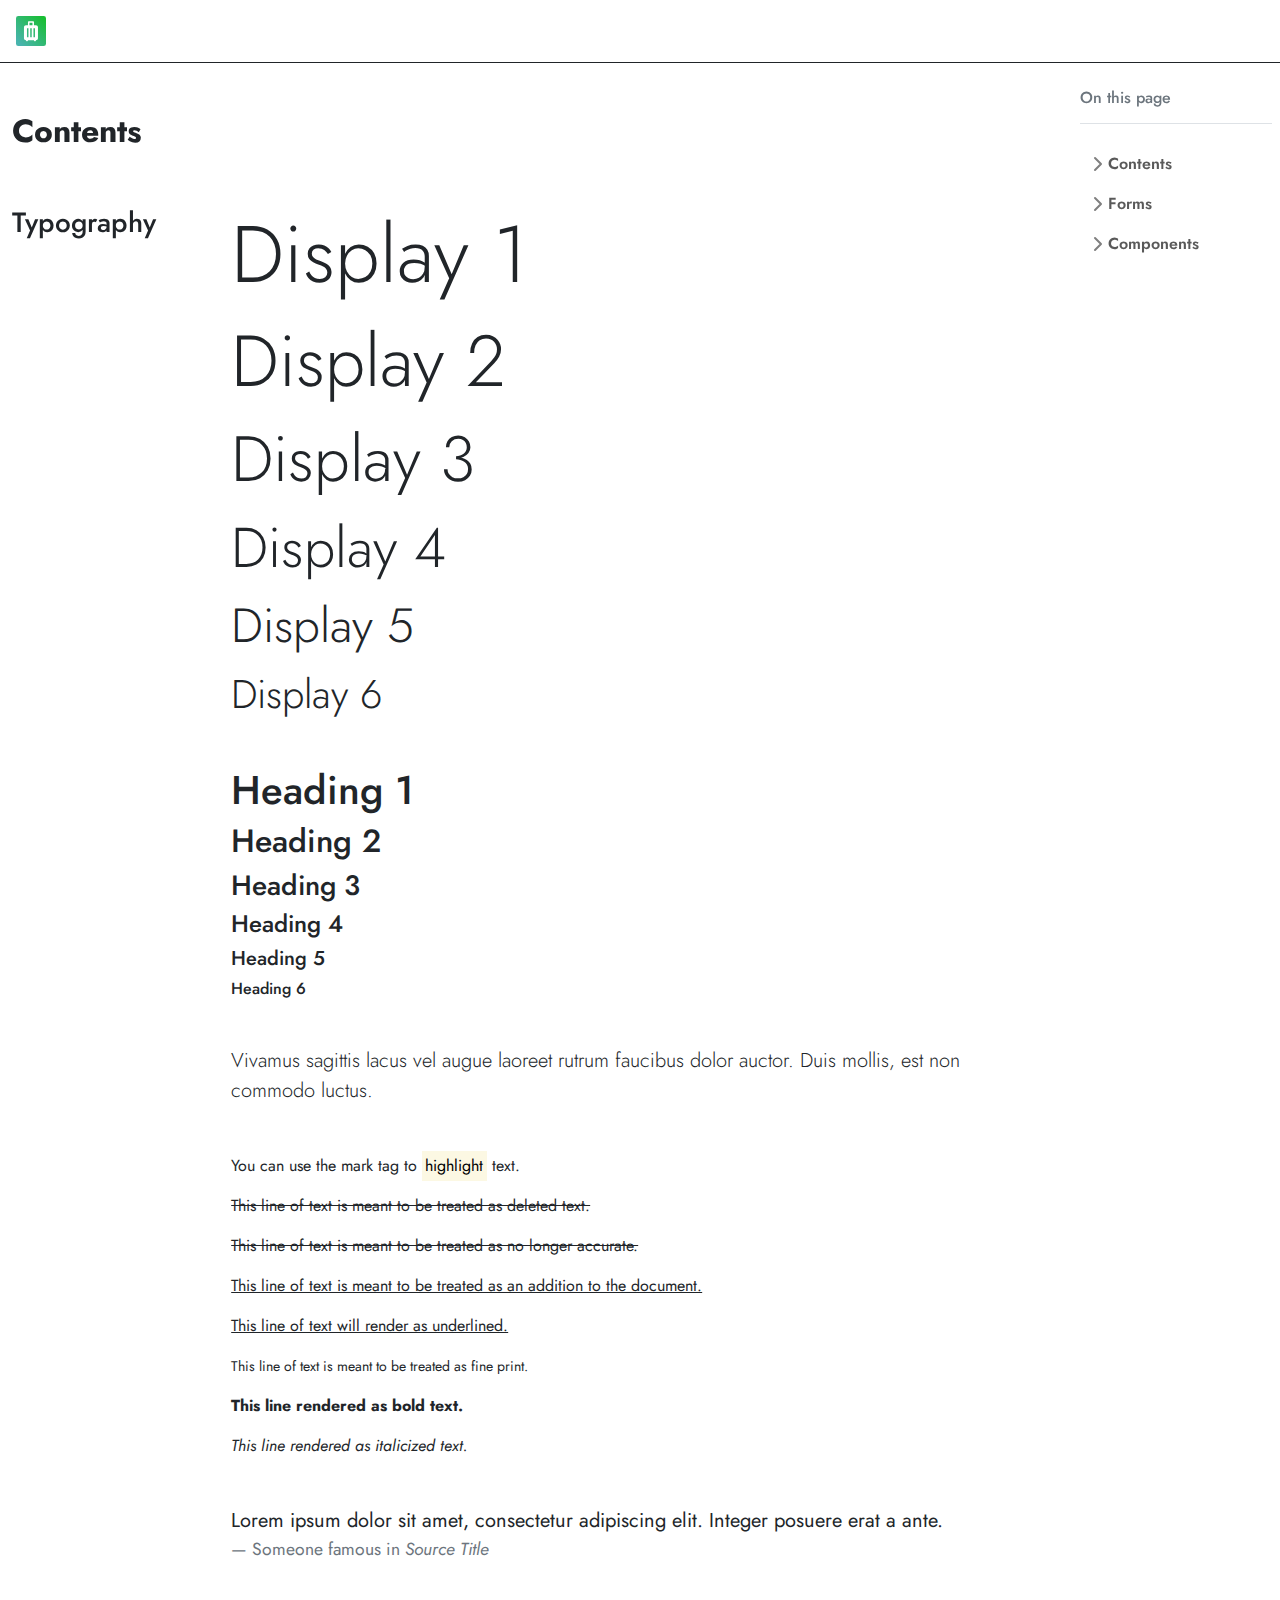
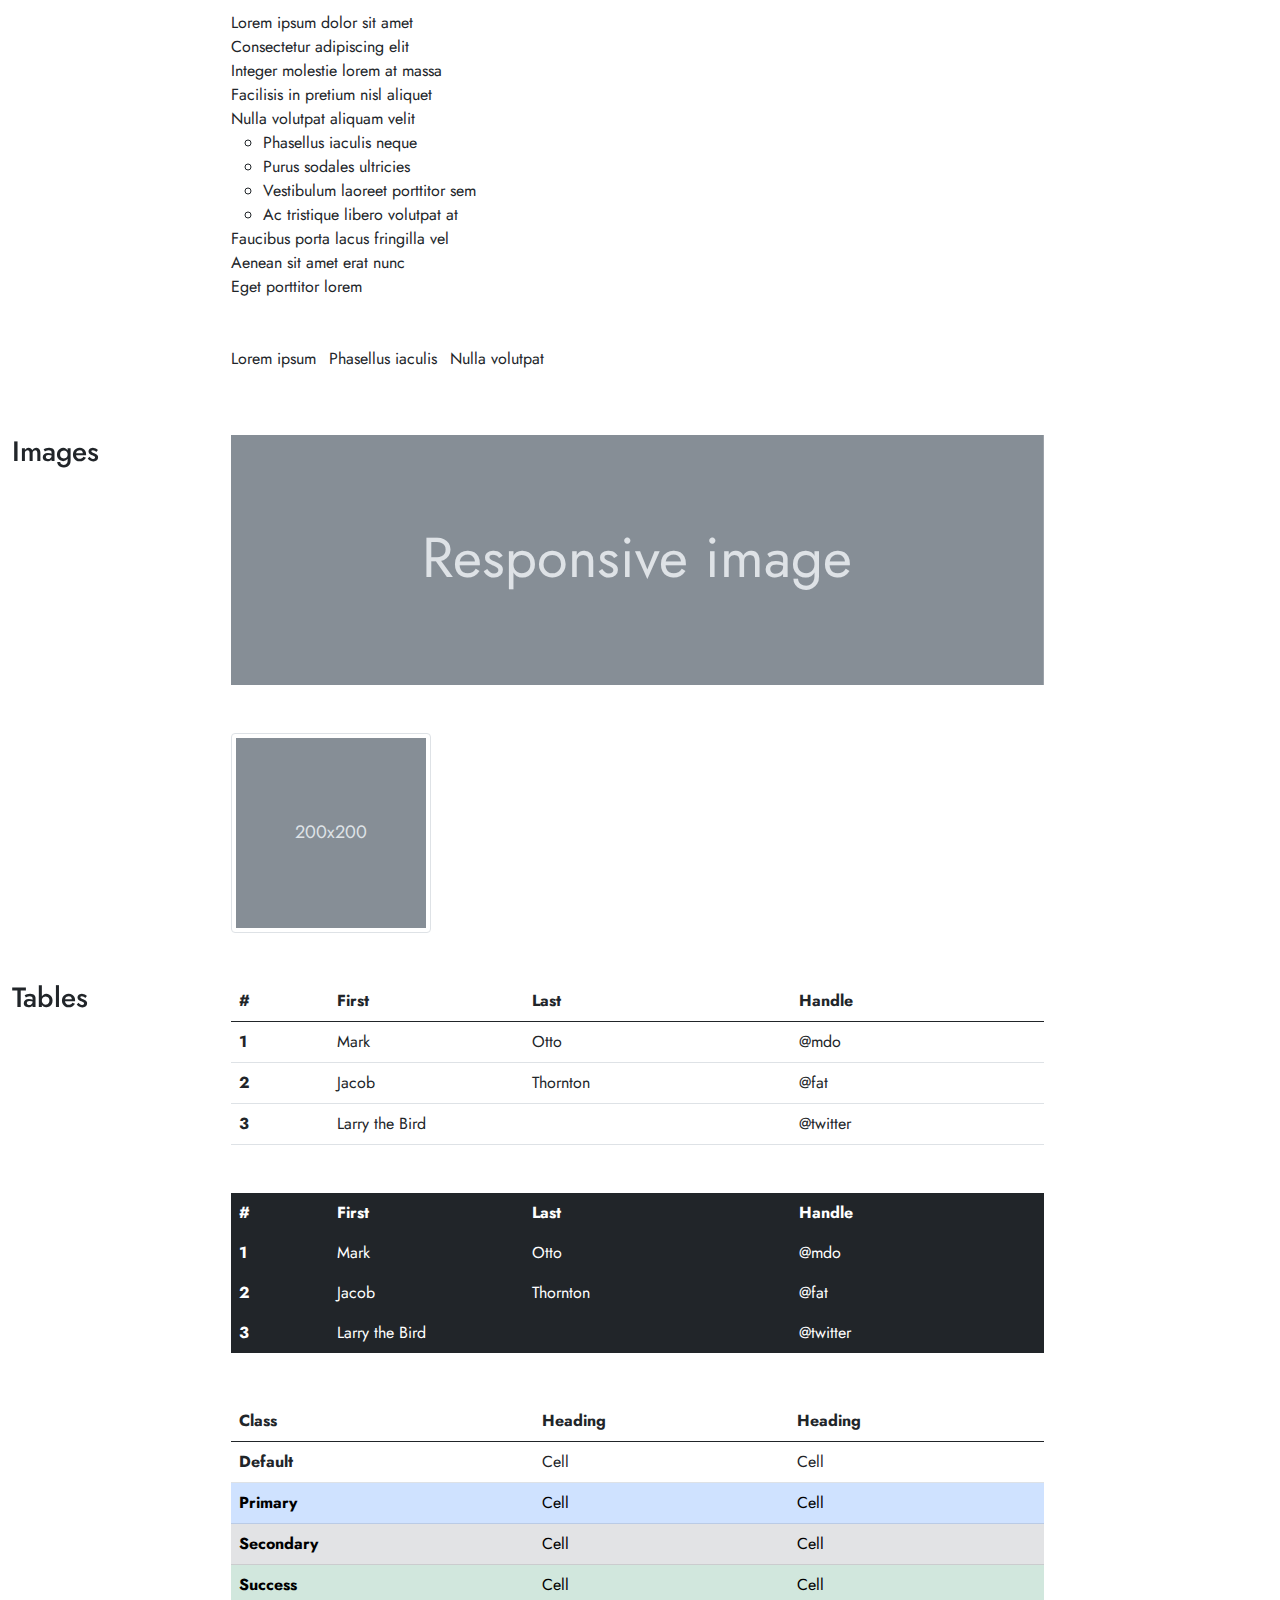
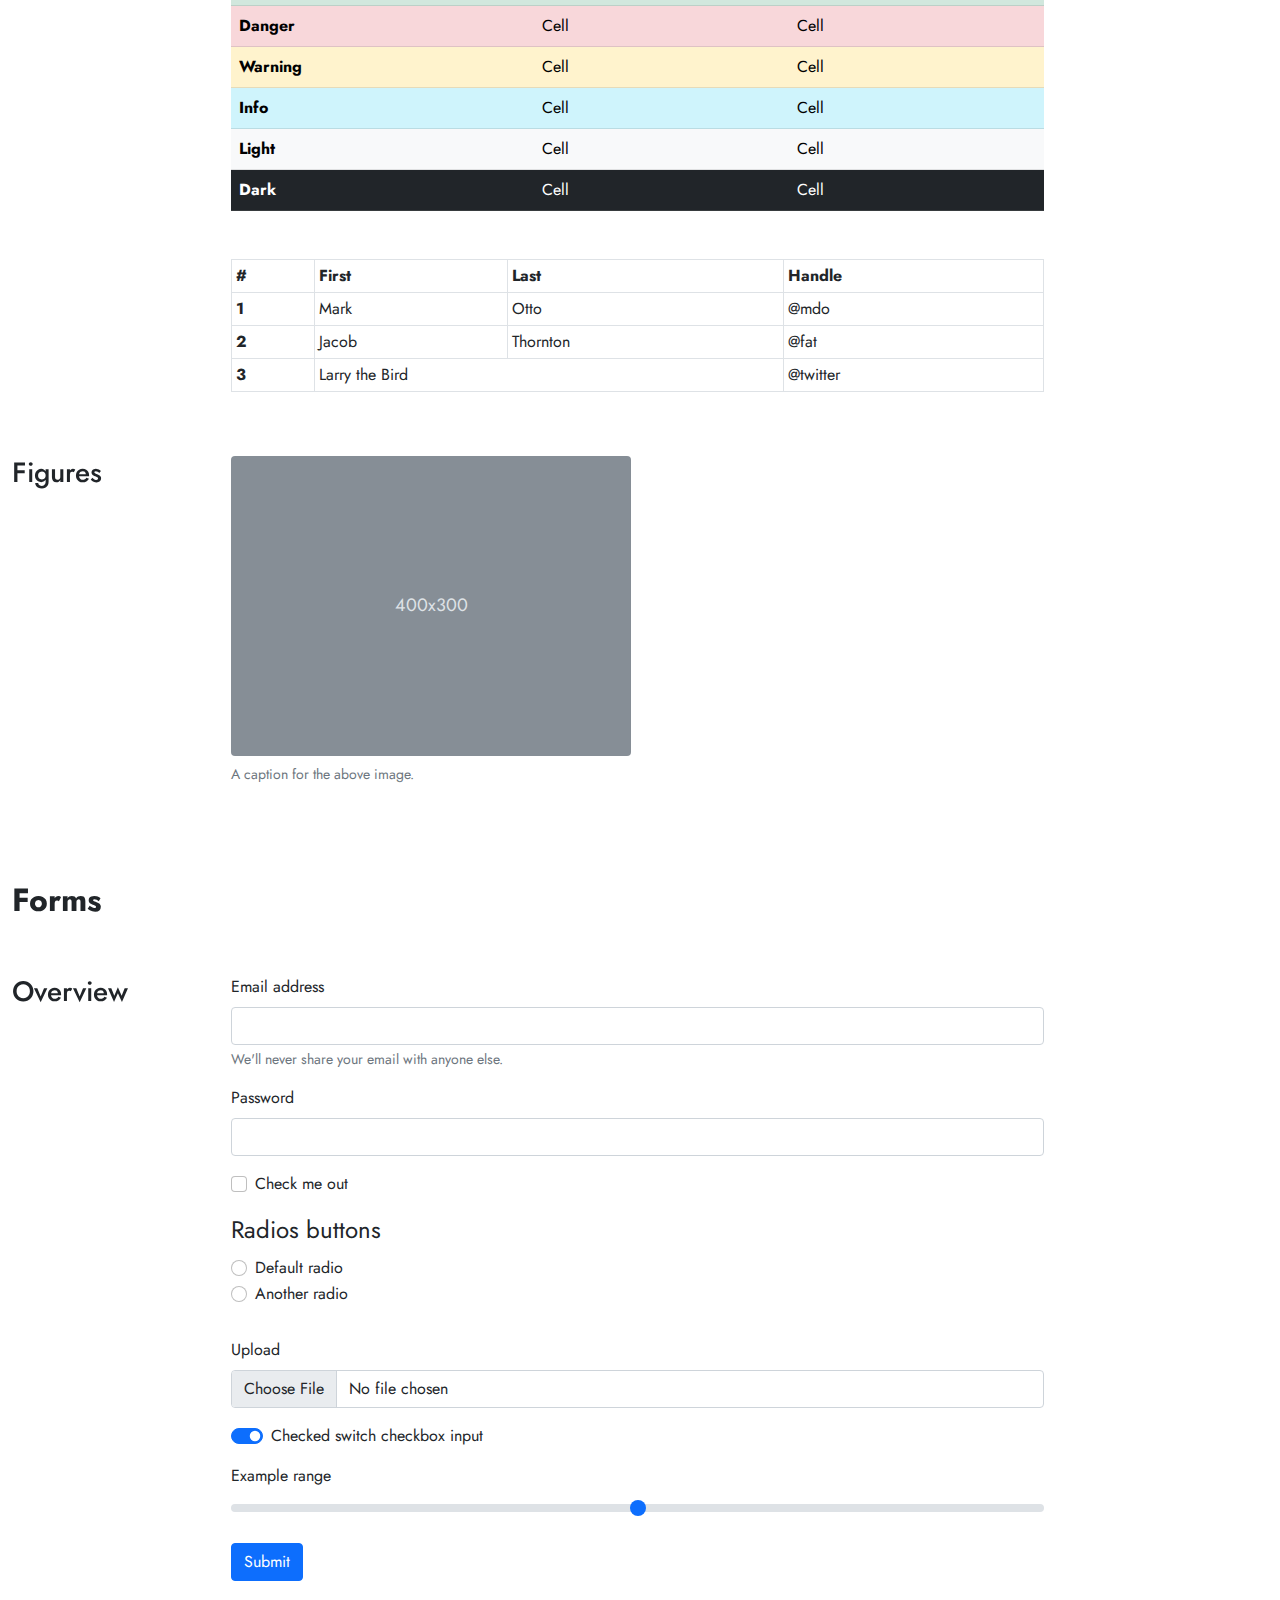
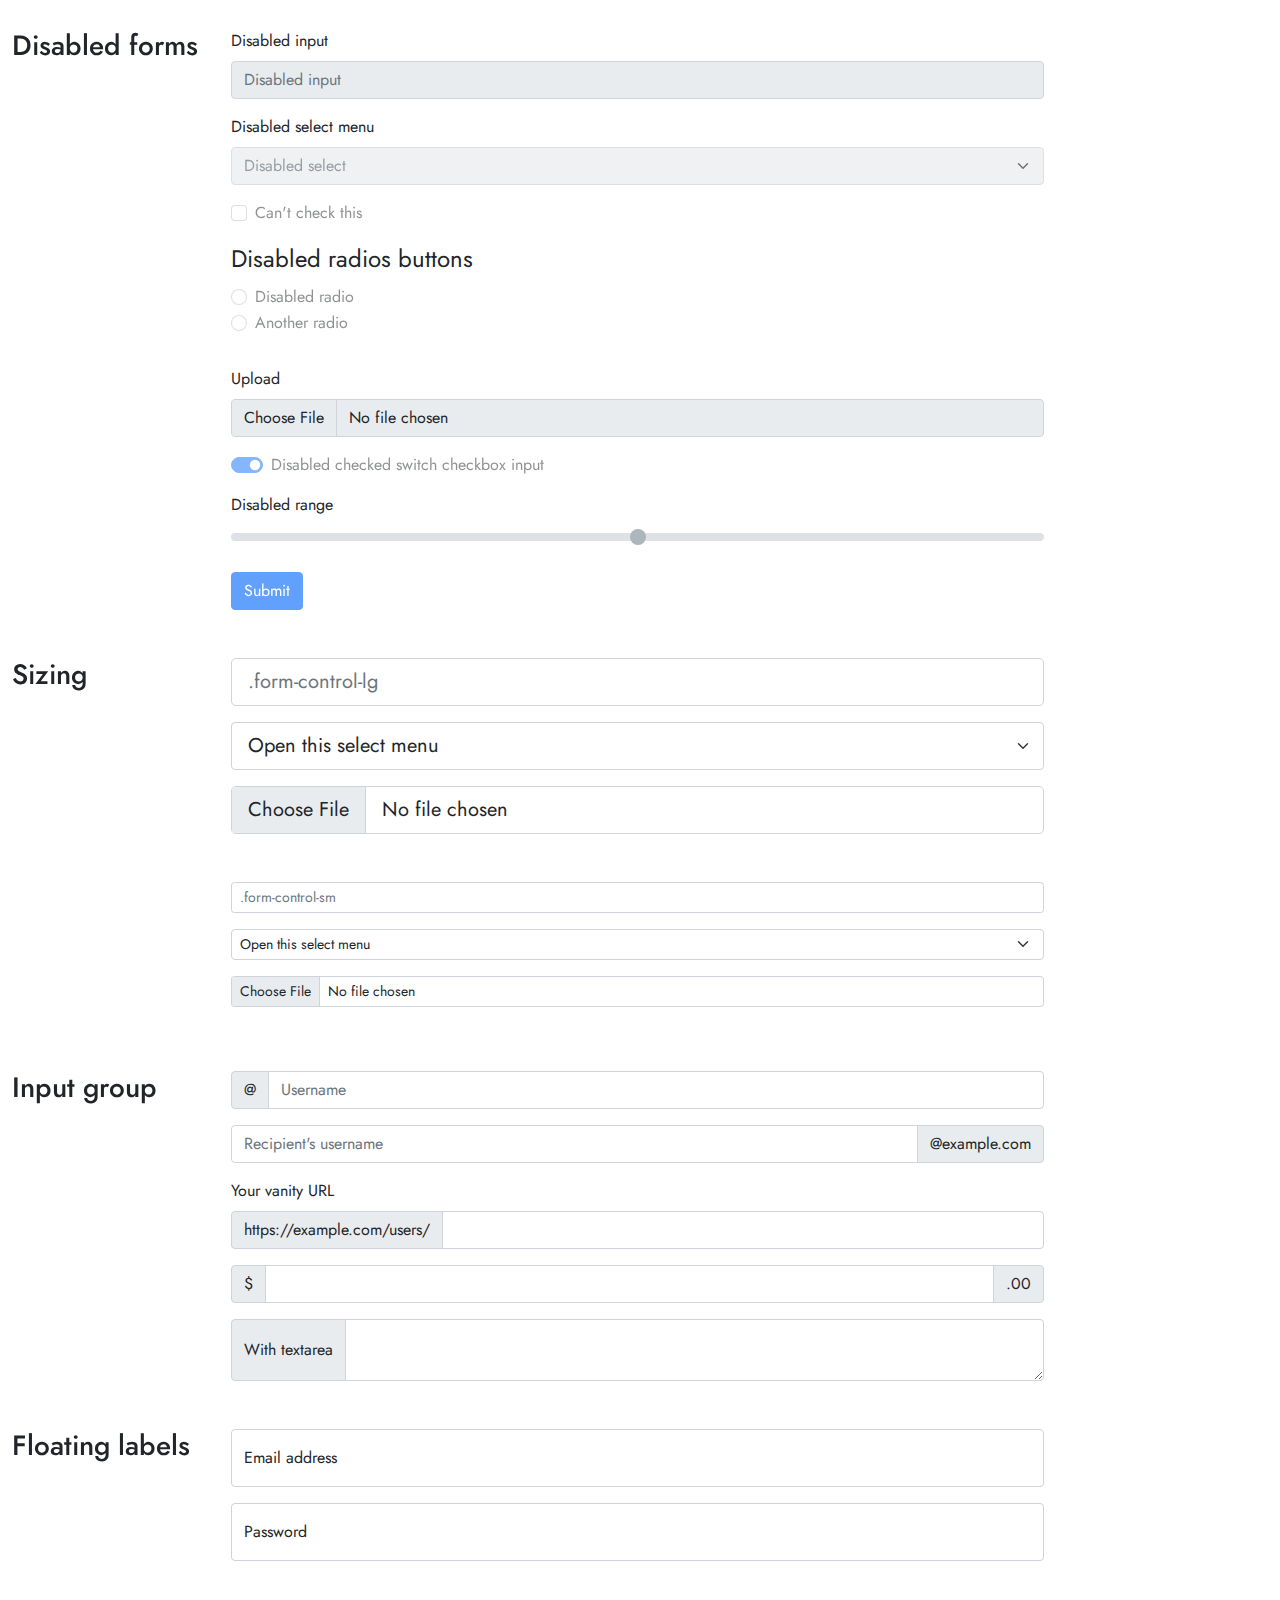
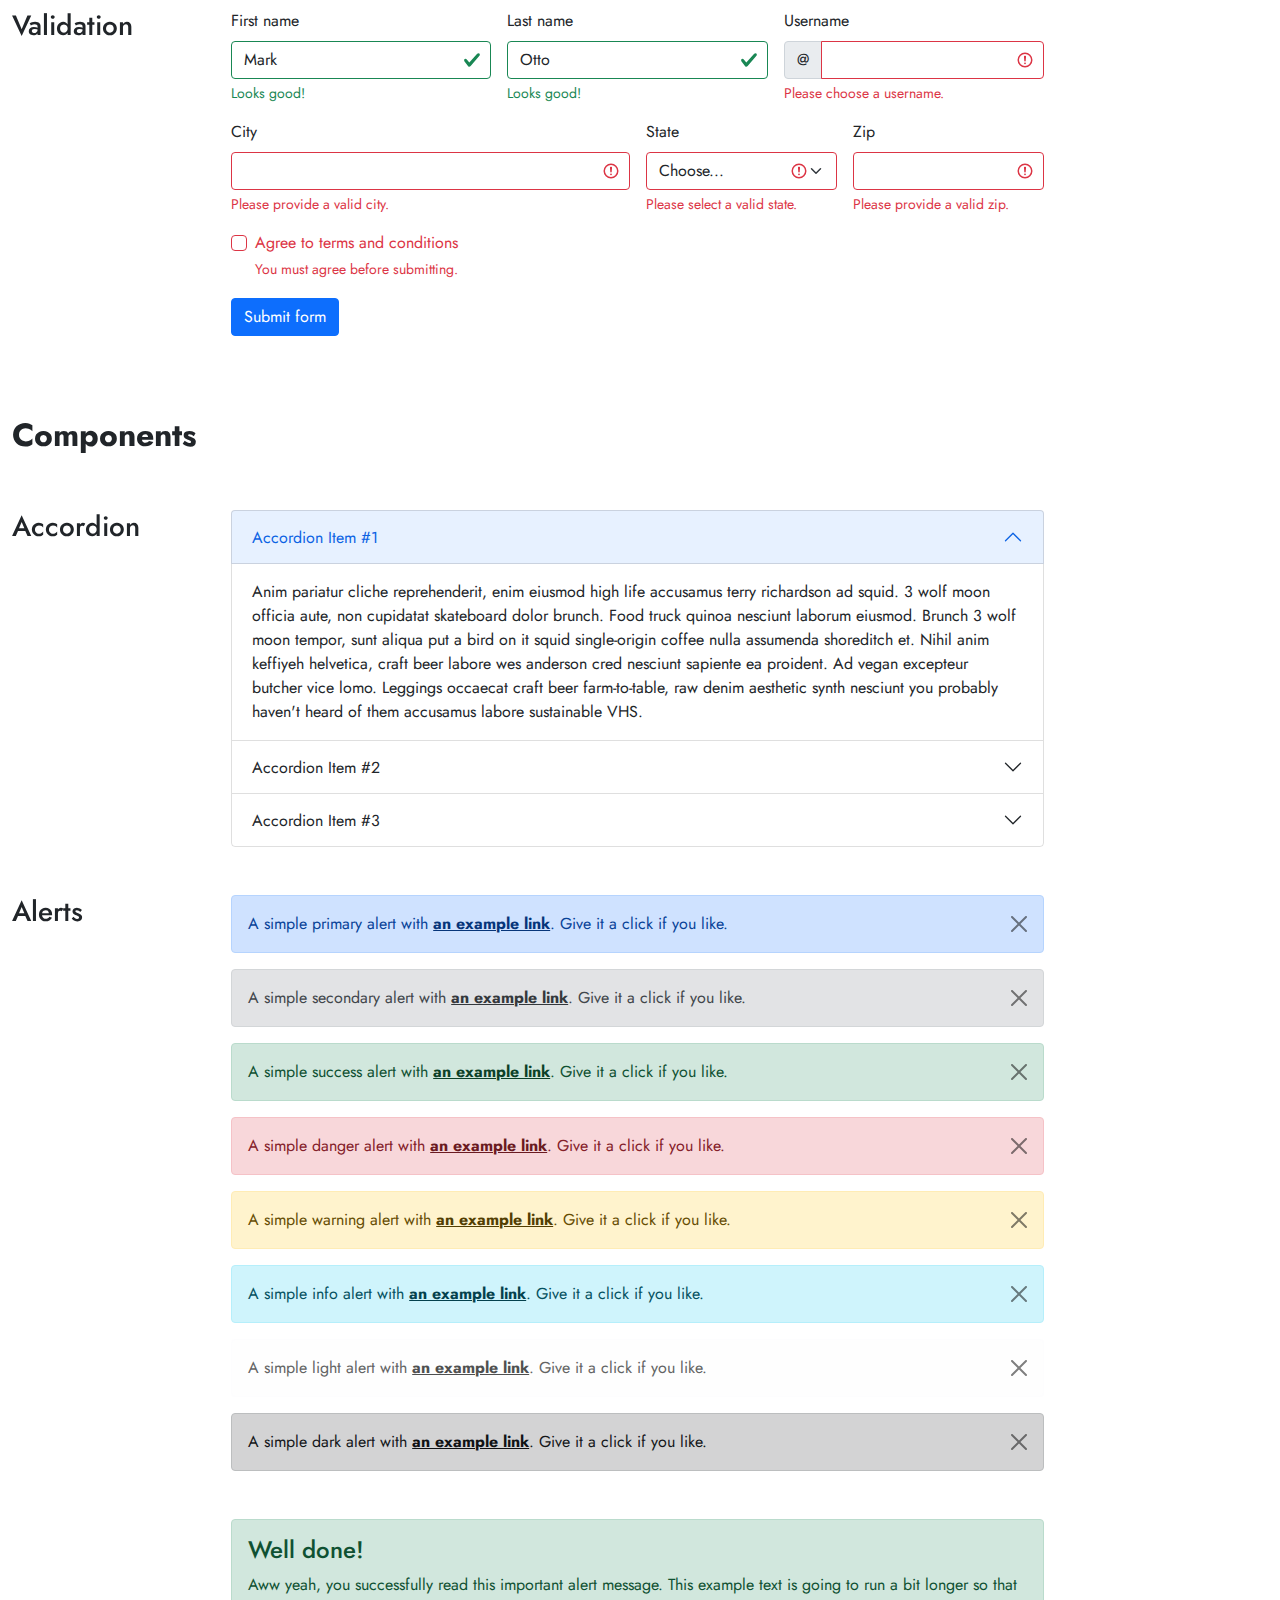
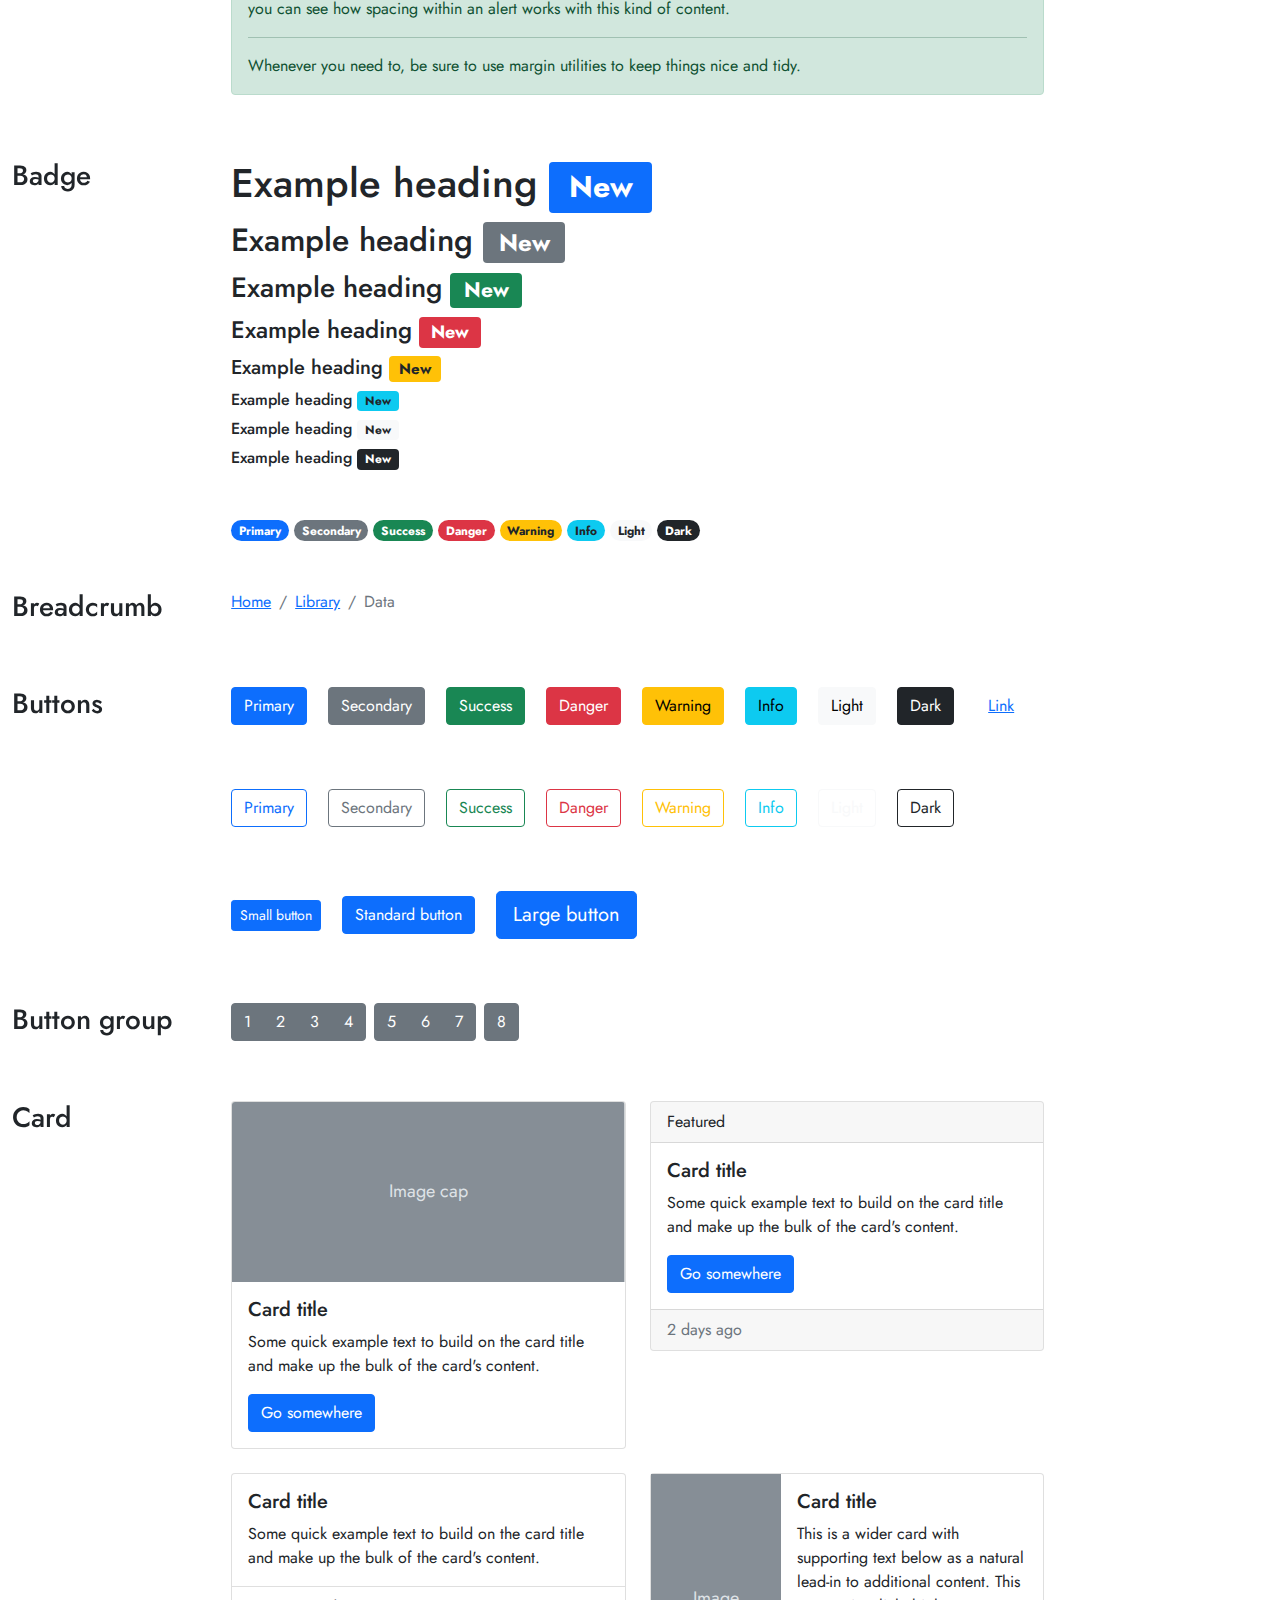
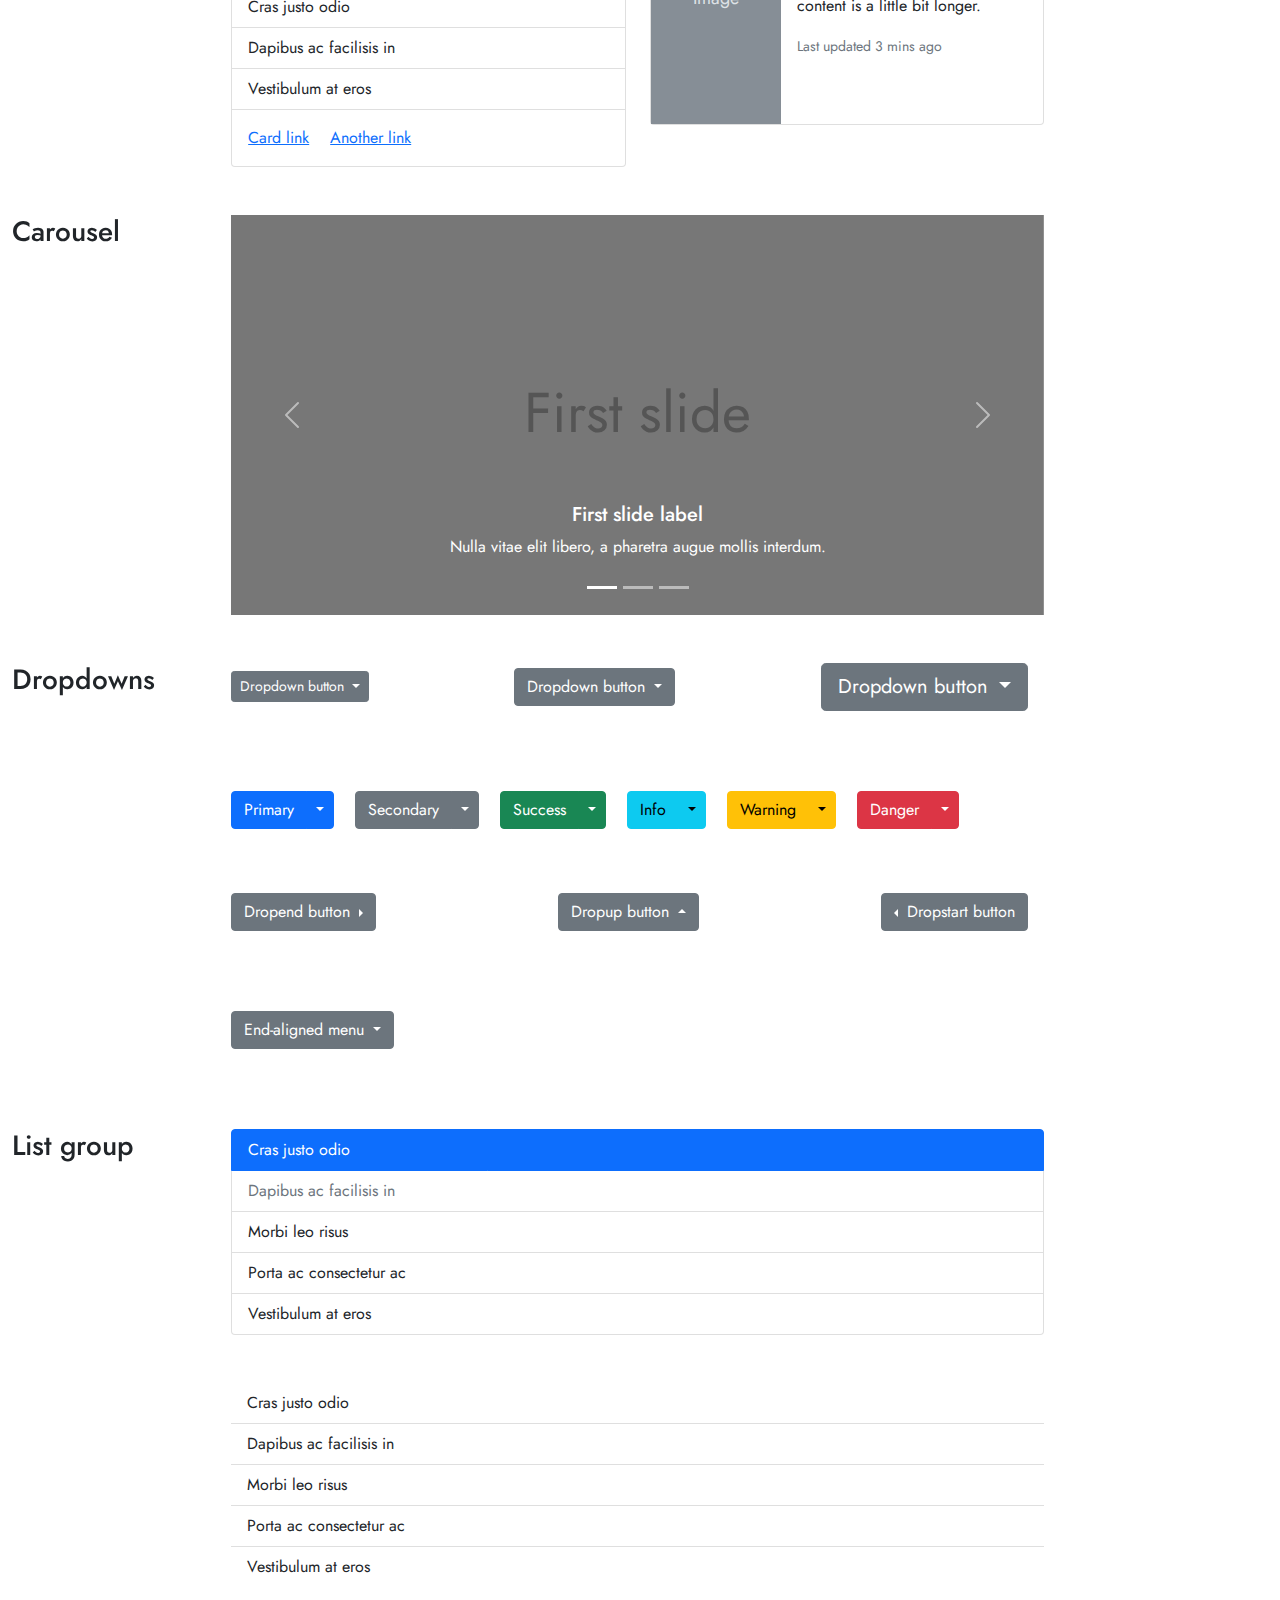
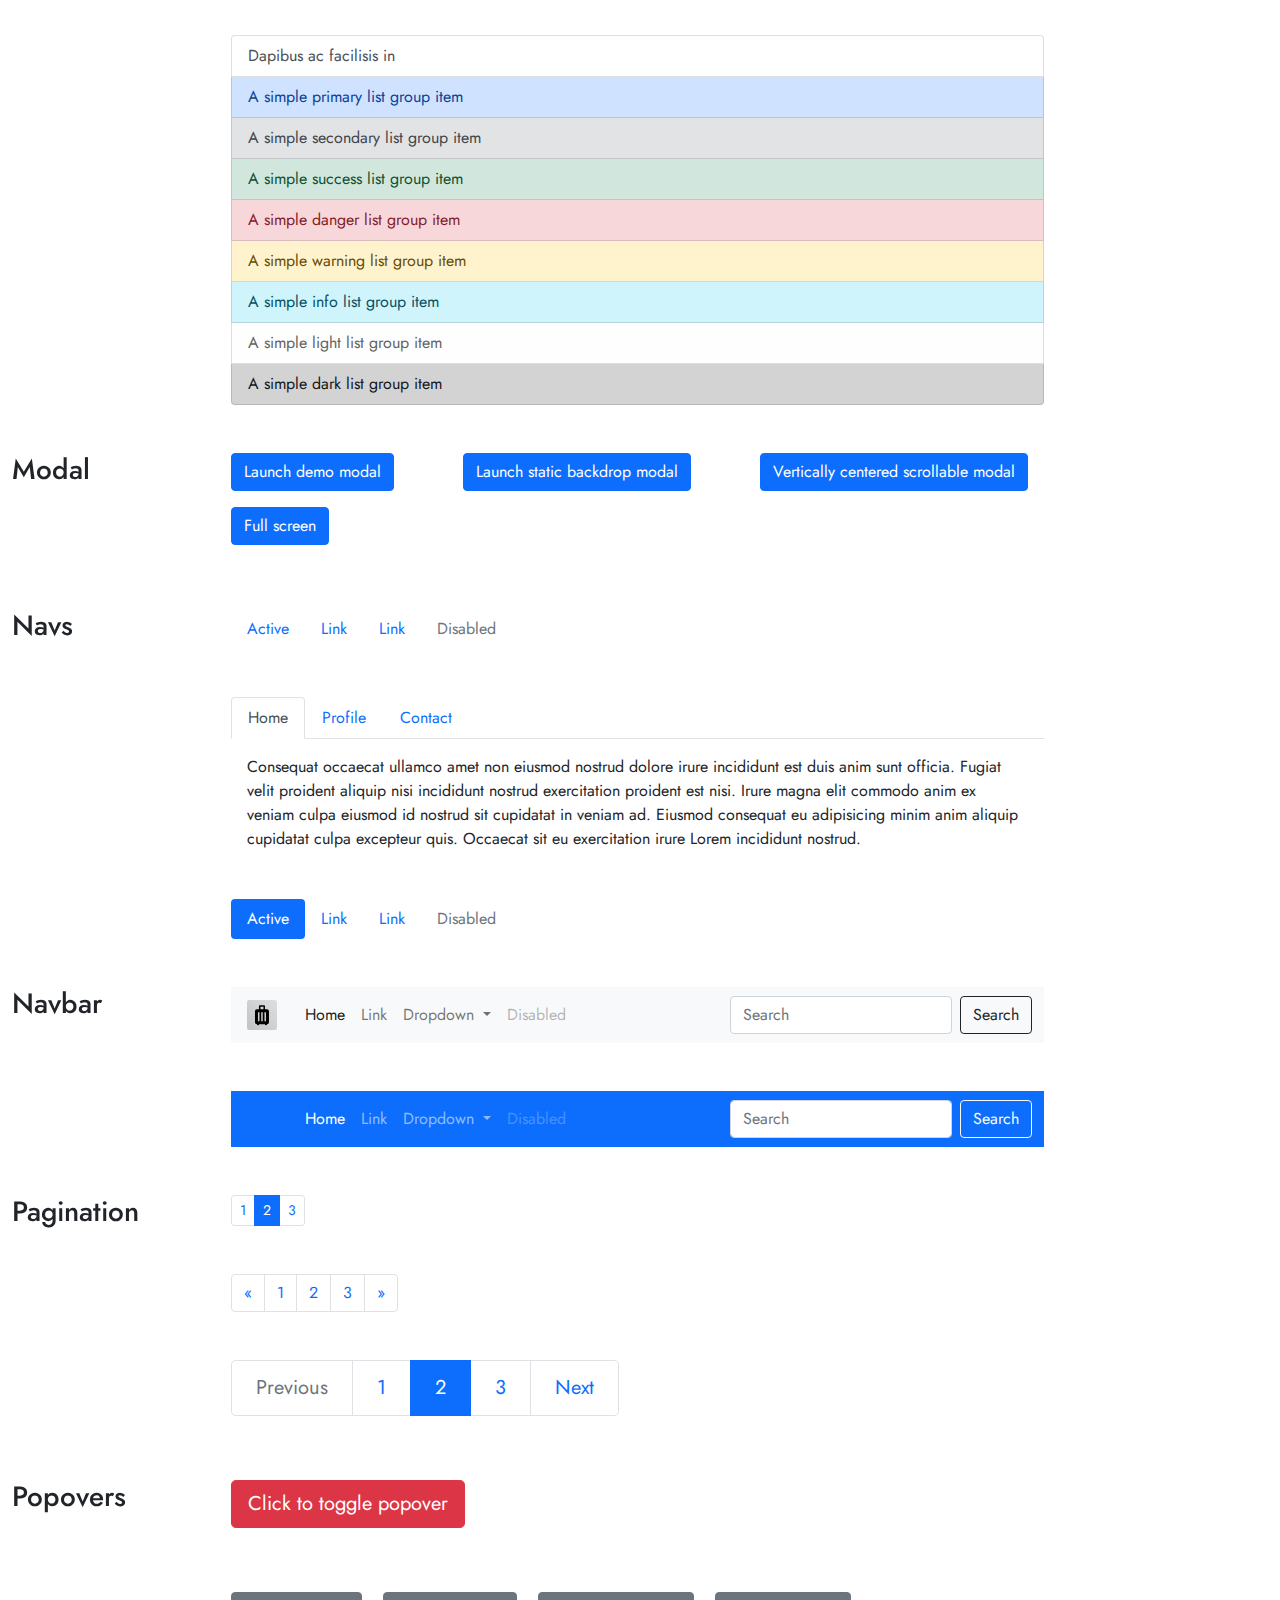
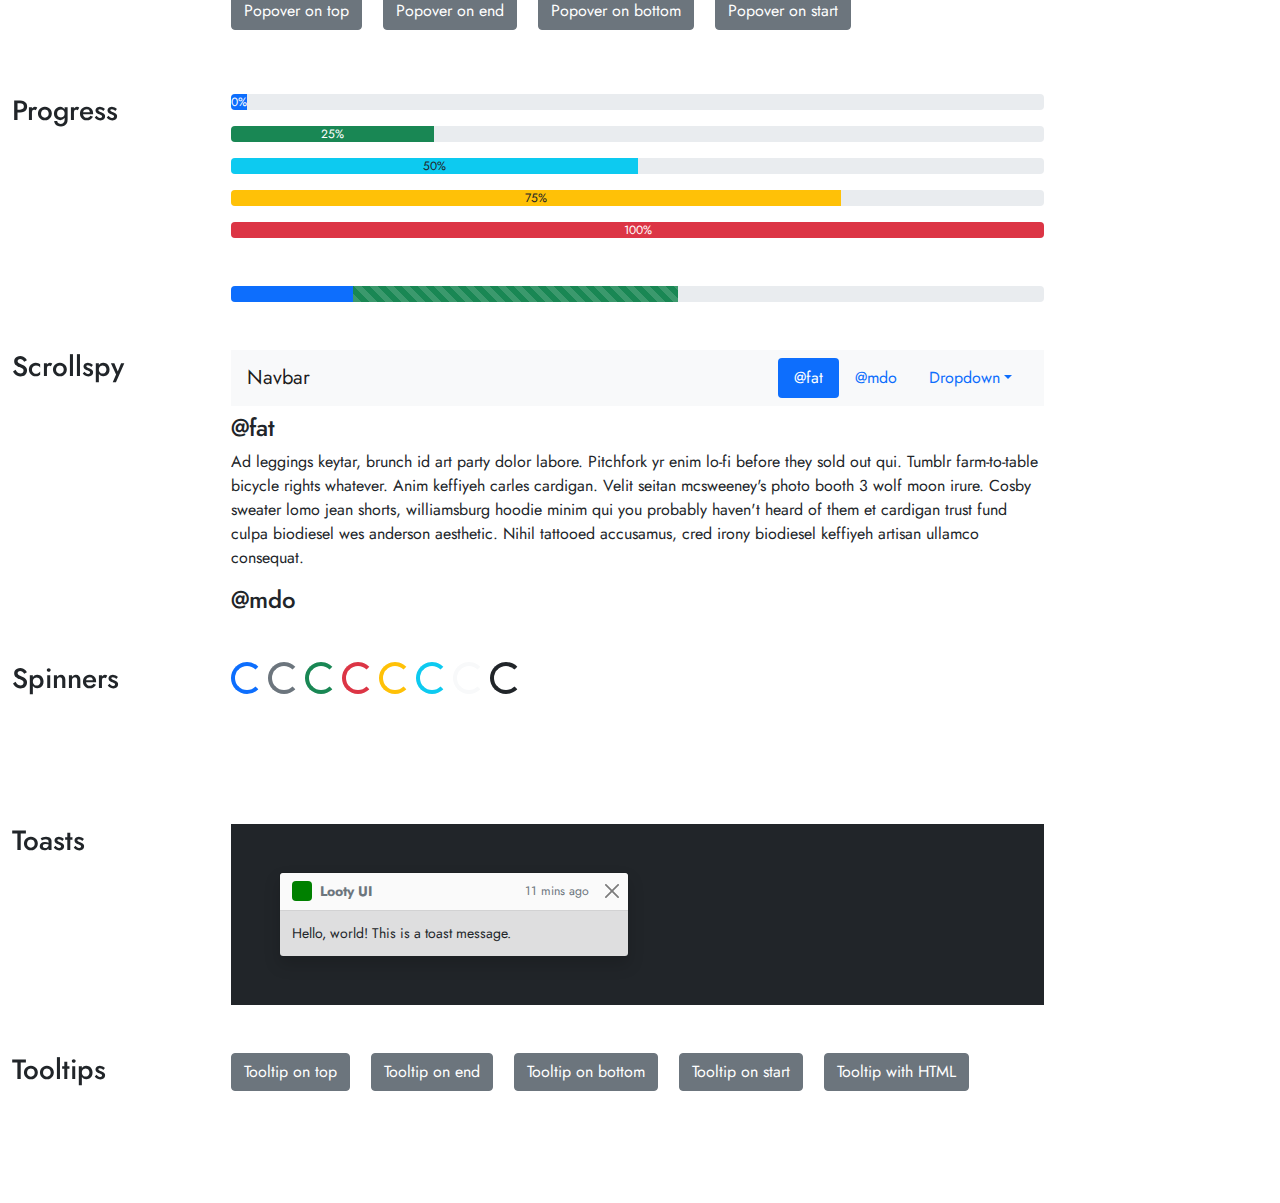
<file: index.html>
<!doctype html>
<html lang="en">
  <head>
    <meta charset="utf-8">
    <meta name="viewport" content="width=device-width, initial-scale=1">
    <meta name="description" content="">
    <meta name="author" content="Looty UI">
    <meta name="generator" content="1.0">
    <title>Cheatsheet · Looty UI</title>

    <link rel="canonical" href="#">

    

    <!-- Bootstrap core CSS -->
    <link href="src/bootstrap/bootstrap.css" rel="stylesheet">
    <!-- Looty UI core CSS -->
    <link href="src/looty-ui/looty-ui.css" rel="stylesheet">

    <style>
      .bd-placeholder-img {
        font-size: 1.125rem;
        text-anchor: middle;
        -webkit-user-select: none;
        -moz-user-select: none;
        user-select: none;
      }

      @media (min-width: 768px) {
        .bd-placeholder-img-lg {
          font-size: 3.5rem;
        }
      }
    </style>

    
    <!-- Custom styles for this template -->
    <link href="examples/cheatsheet.css" rel="stylesheet">
  </head>
  <body class="loi-bg-light">
    
<header class="bd-header loi-bg-dark py-3 d-flex align-items-stretch border-bottom border-dark">
  <div class="container-fluid d-flex align-items-center">
    <h1 class="d-flex align-items-center fs-4 text-white mb-0">
      <img src="src/looty-ui/logo.svg" width="38" height="30" class="me-3" alt="Looty UI">
      Looty UI
    </h1>
  </div>
</header>
<aside class="bd-aside sticky-xl-top text-muted align-self-start mb-3 mb-xl-5 px-2">
  <h2 class="h6 pt-4 pb-3 mb-4 border-bottom">On this page</h2>
  <nav class="small" id="toc">
    <ul class="list-unstyled">
      <li class="my-2">
        <button class="btn d-inline-flex align-items-center collapsed" data-bs-toggle="collapse" aria-expanded="false" data-bs-target="#contents-collapse" aria-controls="contents-collapse">Contents</button>
        <ul class="list-unstyled ps-3 collapse" id="contents-collapse">
          <li><a class="d-inline-flex align-items-center rounded" href="#typography">Typography</a></li>
          <li><a class="d-inline-flex align-items-center rounded" href="#images">Images</a></li>
          <li><a class="d-inline-flex align-items-center rounded" href="#tables">Tables</a></li>
          <li><a class="d-inline-flex align-items-center rounded" href="#figures">Figures</a></li>
        </ul>
      </li>
      <li class="my-2">
        <button class="btn d-inline-flex align-items-center collapsed" data-bs-toggle="collapse" aria-expanded="false" data-bs-target="#forms-collapse" aria-controls="forms-collapse">Forms</button>
        <ul class="list-unstyled ps-3 collapse" id="forms-collapse">
          <li><a class="d-inline-flex align-items-center rounded" href="#overview">Overview</a></li>
          <li><a class="d-inline-flex align-items-center rounded" href="#disabled-forms">Disabled forms</a></li>
          <li><a class="d-inline-flex align-items-center rounded" href="#sizing">Sizing</a></li>
          <li><a class="d-inline-flex align-items-center rounded" href="#input-group">Input group</a></li>
          <li><a class="d-inline-flex align-items-center rounded" href="#floating-labels">Floating labels</a></li>
          <li><a class="d-inline-flex align-items-center rounded" href="#validation">Validation</a></li>
        </ul>
      </li>
      <li class="my-2">
        <button class="btn d-inline-flex align-items-center collapsed" data-bs-toggle="collapse" aria-expanded="false" data-bs-target="#components-collapse" aria-controls="components-collapse">Components</button>
        <ul class="list-unstyled ps-3 collapse" id="components-collapse">
          <li><a class="d-inline-flex align-items-center rounded" href="#accordion">Accordion</a></li>
          <li><a class="d-inline-flex align-items-center rounded" href="#alerts">Alerts</a></li>
          <li><a class="d-inline-flex align-items-center rounded" href="#badge">Badge</a></li>
          <li><a class="d-inline-flex align-items-center rounded" href="#breadcrumb">Breadcrumb</a></li>
          <li><a class="d-inline-flex align-items-center rounded" href="#buttons">Buttons</a></li>
          <li><a class="d-inline-flex align-items-center rounded" href="#button-group">Button group</a></li>
          <li><a class="d-inline-flex align-items-center rounded" href="#card">Card</a></li>
          <li><a class="d-inline-flex align-items-center rounded" href="#carousel">Carousel</a></li>
          <li><a class="d-inline-flex align-items-center rounded" href="#dropdowns">Dropdowns</a></li>
          <li><a class="d-inline-flex align-items-center rounded" href="#list-group">List group</a></li>
          <li><a class="d-inline-flex align-items-center rounded" href="#modal">Modal</a></li>
          <li><a class="d-inline-flex align-items-center rounded" href="#navs">Navs</a></li>
          <li><a class="d-inline-flex align-items-center rounded" href="#navbar">Navbar</a></li>
          <li><a class="d-inline-flex align-items-center rounded" href="#pagination">Pagination</a></li>
          <li><a class="d-inline-flex align-items-center rounded" href="#popovers">Popovers</a></li>
          <li><a class="d-inline-flex align-items-center rounded" href="#progress">Progress</a></li>
          <li><a class="d-inline-flex align-items-center rounded" href="#scrollspy">Scrollspy</a></li>
          <li><a class="d-inline-flex align-items-center rounded" href="#spinners">Spinners</a></li>
          <li><a class="d-inline-flex align-items-center rounded" href="#toasts">Toasts</a></li>
          <li><a class="d-inline-flex align-items-center rounded" href="#tooltips">Tooltips</a></li>
        </ul>
      </li>
    </ul>
  </nav>
</aside>
<div class="bd-cheatsheet container-fluid loi-bg-light">
  <section id="content">
    <h2 class="sticky-xl-top fw-bold pt-3 pt-xl-5 pb-2 pb-xl-3">Contents</h2>

    <article class="my-3" id="typography">
      <div class="bd-heading sticky-xl-top align-self-start mt-5 mb-3 mt-xl-0 mb-xl-2">
        <h3>Typography</h3>
      </div>

      <div>
        <div class="bd-example">
        <p class="display-1">Display 1</p>
        <p class="display-2">Display 2</p>
        <p class="display-3 ">Display 3</p>
        <p class="display-4">Display 4</p>
        <p class="display-5">Display 5</p>
        <p class="display-6">Display 6</p>
        </div>

        <div class="bd-example">
        <p class="h1">Heading 1</p>
        <p class="h2">Heading 2</p>
        <p class="h3">Heading 3</p>
        <p class="h4">Heading 4</p>
        <p class="h5">Heading 5</p>
        <p class="h6">Heading 6</p>
        </div>

        <div class="bd-example">
        <p class="lead">
          Vivamus sagittis lacus vel augue laoreet rutrum faucibus dolor auctor. Duis mollis, est non commodo luctus.
        </p>
        </div>

        <div class="bd-example">
        <p>You can use the mark tag to <mark>highlight</mark> text.</p>
        <p><del>This line of text is meant to be treated as deleted text.</del></p>
        <p><s>This line of text is meant to be treated as no longer accurate.</s></p>
        <p><ins>This line of text is meant to be treated as an addition to the document.</ins></p>
        <p><u>This line of text will render as underlined.</u></p>
        <p><small>This line of text is meant to be treated as fine print.</small></p>
        <p><strong>This line rendered as bold text.</strong></p>
        <p><em>This line rendered as italicized text.</em></p>
        </div>

        <div class="bd-example">
        <blockquote class="blockquote">
          <p>Lorem ipsum dolor sit amet, consectetur adipiscing elit. Integer posuere erat a ante.</p>
          <footer class="blockquote-footer">Someone famous in <cite title="Source Title">Source Title</cite></footer>
        </blockquote>
        </div>

        <div class="bd-example">
        <ul class="list-unstyled">
          <li>Lorem ipsum dolor sit amet</li>
          <li>Consectetur adipiscing elit</li>
          <li>Integer molestie lorem at massa</li>
          <li>Facilisis in pretium nisl aliquet</li>
          <li>Nulla volutpat aliquam velit
            <ul>
              <li>Phasellus iaculis neque</li>
              <li>Purus sodales ultricies</li>
              <li>Vestibulum laoreet porttitor sem</li>
              <li>Ac tristique libero volutpat at</li>
            </ul>
          </li>
          <li>Faucibus porta lacus fringilla vel</li>
          <li>Aenean sit amet erat nunc</li>
          <li>Eget porttitor lorem</li>
        </ul>
        </div>

        <div class="bd-example">
        <ul class="list-inline">
          <li class="list-inline-item">Lorem ipsum</li>
          <li class="list-inline-item">Phasellus iaculis</li>
          <li class="list-inline-item">Nulla volutpat</li>
        </ul>
        </div>
      </div>
    </article>
    <article class="my-3" id="images">
      <div class="bd-heading sticky-xl-top align-self-start mt-5 mb-3 mt-xl-0 mb-xl-2">
        <h3>Images</h3>
      </div>

      <div>
        <div class="bd-example">
        <svg class="bd-placeholder-img bd-placeholder-img-lg img-fluid" width="100%" height="250" xmlns="http://www.w3.org/2000/svg" role="img" aria-label="Placeholder: Responsive image" preserveAspectRatio="xMidYMid slice" focusable="false"><title>Placeholder</title><rect width="100%" height="100%" fill="#868e96"/><text x="50%" y="50%" fill="#dee2e6" dy=".3em">Responsive image</text></svg>

        </div>

        <div class="bd-example">
        <svg class="bd-placeholder-img img-thumbnail" width="200" height="200" xmlns="http://www.w3.org/2000/svg" role="img" aria-label="A generic square placeholder image with a white border around it, making it resemble a photograph taken with an old instant camera: 200x200" preserveAspectRatio="xMidYMid slice" focusable="false"><title>A generic square placeholder image with a white border around it, making it resemble a photograph taken with an old instant camera</title><rect width="100%" height="100%" fill="#868e96"/><text x="50%" y="50%" fill="#dee2e6" dy=".3em">200x200</text></svg>

        </div>
      </div>
    </article>
    <article class="my-3" id="tables">
      <div class="bd-heading sticky-xl-top align-self-start mt-5 mb-3 mt-xl-0 mb-xl-2">
        <h3>Tables</h3>
      </div>

      <div>
        <div class="bd-example">
        <table class="table loi-table-white">
          <thead>
          <tr class="loi-th">
            <th scope="col">#</th>
            <th scope="col">First</th>
            <th scope="col">Last</th>
            <th scope="col">Handle</th>
          </tr>
          </thead>
          <tbody>
          <tr>
            <th scope="row">1</th>
            <td>Mark</td>
            <td>Otto</td>
            <td>@mdo</td>
          </tr>
          <tr>
            <th scope="row">2</th>
            <td>Jacob</td>
            <td>Thornton</td>
            <td>@fat</td>
          </tr>
          <tr>
            <th scope="row">3</th>
            <td colspan="2">Larry the Bird</td>
            <td>@twitter</td>
          </tr>
          </tbody>
        </table>
        </div>

        <div class="bd-example">
        <table class="table table-dark table-borderless">
          <thead>
          <tr>
            <th scope="col">#</th>
            <th scope="col">First</th>
            <th scope="col">Last</th>
            <th scope="col">Handle</th>
          </tr>
          </thead>
          <tbody>
          <tr>
            <th scope="row">1</th>
            <td>Mark</td>
            <td>Otto</td>
            <td>@mdo</td>
          </tr>
          <tr>
            <th scope="row">2</th>
            <td>Jacob</td>
            <td>Thornton</td>
            <td>@fat</td>
          </tr>
          <tr>
            <th scope="row">3</th>
            <td colspan="2">Larry the Bird</td>
            <td>@twitter</td>
          </tr>
          </tbody>
        </table>
        </div>

        <div class="bd-example">
        <table class="table table-hover">
          <thead>
          <tr>
            <th scope="col">Class</th>
            <th scope="col">Heading</th>
            <th scope="col">Heading</th>
          </tr>
          </thead>
          <tbody>
          <tr>
            <th scope="row">Default</th>
            <td>Cell</td>
            <td>Cell</td>
          </tr>
          
          <tr class="table-primary">
            <th scope="row">Primary</th>
            <td>Cell</td>
            <td>Cell</td>
          </tr>
          <tr class="table-secondary">
            <th scope="row">Secondary</th>
            <td>Cell</td>
            <td>Cell</td>
          </tr>
          <tr class="table-success">
            <th scope="row">Success</th>
            <td>Cell</td>
            <td>Cell</td>
          </tr>
          <tr class="table-danger">
            <th scope="row">Danger</th>
            <td>Cell</td>
            <td>Cell</td>
          </tr>
          <tr class="table-warning">
            <th scope="row">Warning</th>
            <td>Cell</td>
            <td>Cell</td>
          </tr>
          <tr class="table-info">
            <th scope="row">Info</th>
            <td>Cell</td>
            <td>Cell</td>
          </tr>
          <tr class="table-light">
            <th scope="row">Light</th>
            <td>Cell</td>
            <td>Cell</td>
          </tr>
          <tr class="table-dark">
            <th scope="row">Dark</th>
            <td>Cell</td>
            <td>Cell</td>
          </tr>
          </tbody>
        </table>
        </div>

        <div class="bd-example">
        <table class="table table-sm table-bordered">
          <thead>
          <tr>
            <th scope="col">#</th>
            <th scope="col">First</th>
            <th scope="col">Last</th>
            <th scope="col">Handle</th>
          </tr>
          </thead>
          <tbody>
          <tr>
            <th scope="row">1</th>
            <td>Mark</td>
            <td>Otto</td>
            <td>@mdo</td>
          </tr>
          <tr>
            <th scope="row">2</th>
            <td>Jacob</td>
            <td>Thornton</td>
            <td>@fat</td>
          </tr>
          <tr>
            <th scope="row">3</th>
            <td colspan="2">Larry the Bird</td>
            <td>@twitter</td>
          </tr>
          </tbody>
        </table>
        </div>
      </div>
    </article>
    <article class="my-3" id="figures">
      <div class="bd-heading sticky-xl-top align-self-start mt-5 mb-3 mt-xl-0 mb-xl-2">
        <h3>Figures</h3>
      </div>

      <div>
        <div class="bd-example">
        <figure class="figure">
          <svg class="bd-placeholder-img figure-img img-fluid rounded" width="400" height="300" xmlns="http://www.w3.org/2000/svg" role="img" aria-label="Placeholder: 400x300" preserveAspectRatio="xMidYMid slice" focusable="false"><title>Placeholder</title><rect width="100%" height="100%" fill="#868e96"/><text x="50%" y="50%" fill="#dee2e6" dy=".3em">400x300</text></svg>

          <figcaption class="figure-caption">A caption for the above image.</figcaption>
        </figure>
        </div>
      </div>
    </article>
  </section>

  <section id="forms">
    <h2 class="sticky-xl-top fw-bold pt-3 pt-xl-5 pb-2 pb-xl-3">Forms</h2>

    <article class="my-3" id="overview">
      <div class="bd-heading sticky-xl-top align-self-start mt-5 mb-3 mt-xl-0 mb-xl-2">
        <h3>Overview</h3>
      </div>

      <div>
        <div class="bd-example">
        <form>
          <div class="mb-3">
            <label for="exampleInputEmail1" class="form-label">Email address</label>
            <input type="email" class="form-control" id="exampleInputEmail1" aria-describedby="emailHelp">
            <div id="emailHelp" class="form-text">We'll never share your email with anyone else.</div>
          </div>
          <div class="mb-3">
            <label for="exampleInputPassword1" class="form-label">Password</label>
            <input type="password" class="form-control" id="exampleInputPassword1">
          </div>
          <div class="mb-3 form-check">
            <input type="checkbox" class="form-check-input" id="exampleCheck1">
            <label class="form-check-label" for="exampleCheck1">Check me out</label>
          </div>
          <fieldset class="mb-3">
            <legend>Radios buttons</legend>
            <div class="form-check">
              <input type="radio" name="radios" class="form-check-input" id="exampleRadio1">
              <label class="form-check-label" for="exampleRadio1">Default radio</label>
            </div>
            <div class="mb-3 form-check">
              <input type="radio" name="radios" class="form-check-input" id="exampleRadio2">
              <label class="form-check-label" for="exampleRadio2">Another radio</label>
            </div>
          </fieldset>
          <div class="mb-3">
            <label class="form-label" for="customFile">Upload</label>
            <input type="file" class="form-control" id="customFile">
          </div>
          <div class="mb-3 form-check form-switch">
            <input class="form-check-input" type="checkbox" id="flexSwitchCheckChecked" checked>
            <label class="form-check-label" for="flexSwitchCheckChecked">Checked switch checkbox input</label>
          </div>
          <div class="mb-3">
            <label for="customRange3" class="form-label">Example range</label>
            <input type="range" class="form-range" min="0" max="5" step="0.5" id="customRange3">
          </div>
          <button type="submit" class="btn btn-primary">Submit</button>
        </form>
        </div>
      </div>
    </article>
    <article class="my-3" id="disabled-forms">
      <div class="bd-heading sticky-xl-top align-self-start mt-5 mb-3 mt-xl-0 mb-xl-2">
        <h3>Disabled forms</h3>
      </div>

      <div>
        <div class="bd-example">
        <form>
          <fieldset disabled aria-label="Disabled fieldset example">
            <div class="mb-3">
              <label for="disabledTextInput" class="form-label">Disabled input</label>
              <input type="text" id="disabledTextInput" class="form-control" placeholder="Disabled input">
            </div>
            <div class="mb-3">
              <label for="disabledSelect" class="form-label">Disabled select menu</label>
              <select id="disabledSelect" class="form-select">
                <option>Disabled select</option>
              </select>
            </div>
            <div class="mb-3">
              <div class="form-check">
                <input class="form-check-input" type="checkbox" id="disabledFieldsetCheck" disabled>
                <label class="form-check-label" for="disabledFieldsetCheck">
                  Can't check this
                </label>
              </div>
            </div>
            <fieldset class="mb-3">
              <legend>Disabled radios buttons</legend>
              <div class="form-check">
                <input type="radio" name="radios" class="form-check-input" id="disabledRadio1" disabled>
                <label class="form-check-label" for="disabledRadio1">Disabled radio</label>
              </div>
              <div class="mb-3 form-check">
                <input type="radio" name="radios" class="form-check-input" id="disabledRadio2" disabled>
                <label class="form-check-label" for="disabledRadio2">Another radio</label>
              </div>
            </fieldset>
            <div class="mb-3">
              <label class="form-label" for="disabledCustomFile">Upload</label>
              <input type="file" class="form-control" id="disabledCustomFile" disabled>
            </div>
            <div class="mb-3 form-check form-switch">
              <input class="form-check-input" type="checkbox" id="disabledSwitchCheckChecked" checked disabled>
              <label class="form-check-label" for="disabledSwitchCheckChecked">Disabled checked switch checkbox input</label>
            </div>
            <div class="mb-3">
              <label for="disabledRange" class="form-label">Disabled range</label>
              <input type="range" class="form-range" min="0" max="5" step="0.5" id="disabledRange">
            </div>
            <button type="submit" class="btn btn-primary">Submit</button>
          </fieldset>
        </form>
        </div>
      </div>
    </article>
    <article class="my-3" id="sizing">
      <div class="bd-heading sticky-xl-top align-self-start mt-5 mb-3 mt-xl-0 mb-xl-2">
        <h3>Sizing</h3>
      </div>

      <div>
        <div class="bd-example">
        <div class="mb-3">
          <input class="form-control form-control-lg" type="text" placeholder=".form-control-lg" aria-label=".form-control-lg example">
        </div>
        <div class="mb-3">
          <select class="form-select form-select-lg mb-3" aria-label=".form-select-lg example">
            <option selected>Open this select menu</option>
            <option value="1">One</option>
            <option value="2">Two</option>
            <option value="3">Three</option>
          </select>
        </div>
        <div class="mb-3">
          <input type="file" class="form-control form-control-lg" aria-label="Large file input example">
        </div>
        </div>

        <div class="bd-example">
        <div class="mb-3">
          <input class="form-control form-control-sm" type="text" placeholder=".form-control-sm" aria-label=".form-control-sm example">
        </div>
        <div class="mb-3">
          <select class="form-select form-select-sm" aria-label=".form-select-sm example">
            <option selected>Open this select menu</option>
            <option value="1">One</option>
            <option value="2">Two</option>
            <option value="3">Three</option>
          </select>
        </div>
        <div class="mb-3">
          <input type="file" class="form-control form-control-sm" aria-label="Small file input example">
        </div>
        </div>
      </div>
    </article>
    <article class="my-3" id="input-group">
      <div class="bd-heading sticky-xl-top align-self-start mt-5 mb-3 mt-xl-0 mb-xl-2">
        <h3>Input group</h3>
      </div>

      <div>
        <div class="bd-example">
        <div class="input-group mb-3">
          <span class="input-group-text" id="basic-addon1">@</span>
          <input type="text" class="form-control" placeholder="Username" aria-label="Username" aria-describedby="basic-addon1">
        </div>
        <div class="input-group mb-3">
          <input type="text" class="form-control" placeholder="Recipient's username" aria-label="Recipient's username" aria-describedby="basic-addon2">
          <span class="input-group-text" id="basic-addon2">@example.com</span>
        </div>
        <label for="basic-url" class="form-label">Your vanity URL</label>
        <div class="input-group mb-3">
          <span class="input-group-text" id="basic-addon3">https://example.com/users/</span>
          <input type="text" class="form-control" id="basic-url" aria-describedby="basic-addon3">
        </div>
        <div class="input-group mb-3">
          <span class="input-group-text">$</span>
          <input type="text" class="form-control" aria-label="Amount (to the nearest dollar)">
          <span class="input-group-text">.00</span>
        </div>
        <div class="input-group">
          <span class="input-group-text">With textarea</span>
          <textarea class="form-control" aria-label="With textarea"></textarea>
        </div>
        </div>
      </div>
    </article>
    <article class="my-3" id="floating-labels">
      <div class="bd-heading sticky-xl-top align-self-start mt-5 mb-3 mt-xl-0 mb-xl-2">
        <h3>Floating labels</h3>
      </div>

      <div>
        <div class="bd-example">
        <form>
          <div class="form-floating mb-3">
            <input type="email" class="form-control" id="floatingInput" placeholder="name@example.com">
            <label for="floatingInput">Email address</label>
          </div>
          <div class="form-floating">
            <input type="password" class="form-control" id="floatingPassword" placeholder="Password">
            <label for="floatingPassword">Password</label>
          </div>
        </form>
        </div>
      </div>
    </article>
    <article class="my-3" id="validation">
      <div class="bd-heading sticky-xl-top align-self-start mt-5 mb-3 mt-xl-0 mb-xl-2">
        <h3>Validation</h3>
      </div>

      <div>
        <div class="bd-example">
        <form class="row g-3">
          <div class="col-md-4">
            <label for="validationServer01" class="form-label">First name</label>
            <input type="text" class="form-control is-valid" id="validationServer01" value="Mark" required>
            <div class="valid-feedback">
              Looks good!
            </div>
          </div>
          <div class="col-md-4">
            <label for="validationServer02" class="form-label">Last name</label>
            <input type="text" class="form-control is-valid" id="validationServer02" value="Otto" required>
            <div class="valid-feedback">
              Looks good!
            </div>
          </div>
          <div class="col-md-4">
            <label for="validationServerUsername" class="form-label">Username</label>
            <div class="input-group has-validation">
              <span class="input-group-text" id="inputGroupPrepend3">@</span>
              <input type="text" class="form-control is-invalid" id="validationServerUsername" aria-describedby="inputGroupPrepend3" required>
              <div class="invalid-feedback">
                Please choose a username.
              </div>
            </div>
          </div>
          <div class="col-md-6">
            <label for="validationServer03" class="form-label">City</label>
            <input type="text" class="form-control is-invalid" id="validationServer03" required>
            <div class="invalid-feedback">
              Please provide a valid city.
            </div>
          </div>
          <div class="col-md-3">
            <label for="validationServer04" class="form-label">State</label>
            <select class="form-select is-invalid" id="validationServer04" required>
              <option selected disabled value="">Choose...</option>
              <option>...</option>
            </select>
            <div class="invalid-feedback">
              Please select a valid state.
            </div>
          </div>
          <div class="col-md-3">
            <label for="validationServer05" class="form-label">Zip</label>
            <input type="text" class="form-control is-invalid" id="validationServer05" required>
            <div class="invalid-feedback">
              Please provide a valid zip.
            </div>
          </div>
          <div class="col-12">
            <div class="form-check">
              <input class="form-check-input is-invalid" type="checkbox" value="" id="invalidCheck3" required>
              <label class="form-check-label" for="invalidCheck3">
                Agree to terms and conditions
              </label>
              <div class="invalid-feedback">
                You must agree before submitting.
              </div>
            </div>
          </div>
          <div class="col-12">
            <button class="btn btn-primary" type="submit">Submit form</button>
          </div>
        </form>
        </div>
      </div>
    </article>
  </section>

  <section id="components">
    <h2 class="sticky-xl-top fw-bold pt-3 pt-xl-5 pb-2 pb-xl-3">Components</h2>

    <article class="my-3" id="accordion">
      <div class="bd-heading sticky-xl-top align-self-start mt-5 mb-3 mt-xl-0 mb-xl-2">
        <h3>Accordion</h3>
      </div>

      <div>
        <div class="bd-example">
        <div class="accordion" id="accordionExample">
          <div class="accordion-item">
            <h4 class="accordion-header" id="headingOne">
              <button class="accordion-button" type="button" data-bs-toggle="collapse" data-bs-target="#collapseOne" aria-expanded="true" aria-controls="collapseOne">
                Accordion Item #1
              </button>
            </h4>
            <div id="collapseOne" class="accordion-collapse collapse show" aria-labelledby="headingOne" data-bs-parent="#accordionExample">
              <div class="accordion-body">
                Anim pariatur cliche reprehenderit, enim eiusmod high life accusamus terry richardson ad squid. 3 wolf moon officia aute, non cupidatat skateboard dolor brunch. Food truck quinoa nesciunt laborum eiusmod. Brunch 3 wolf moon tempor, sunt aliqua put a bird on it squid single-origin coffee nulla assumenda shoreditch et. Nihil anim keffiyeh helvetica, craft beer labore wes anderson cred nesciunt sapiente ea proident. Ad vegan excepteur butcher vice lomo. Leggings occaecat craft beer farm-to-table, raw denim aesthetic synth nesciunt you probably haven't heard of them accusamus labore sustainable VHS.
              </div>
            </div>
          </div>
          <div class="accordion-item">
            <h4 class="accordion-header" id="headingTwo">
              <button class="accordion-button collapsed" type="button" data-bs-toggle="collapse" data-bs-target="#collapseTwo" aria-expanded="false" aria-controls="collapseTwo">
                Accordion Item #2
              </button>
            </h4>
            <div id="collapseTwo" class="accordion-collapse collapse" aria-labelledby="headingTwo" data-bs-parent="#accordionExample">
              <div class="accordion-body">
                Anim pariatur cliche reprehenderit, enim eiusmod high life accusamus terry richardson ad squid. 3 wolf moon officia aute, non cupidatat skateboard dolor brunch. Food truck quinoa nesciunt laborum eiusmod. Brunch 3 wolf moon tempor, sunt aliqua put a bird on it squid single-origin coffee nulla assumenda shoreditch et. Nihil anim keffiyeh helvetica, craft beer labore wes anderson cred nesciunt sapiente ea proident. Ad vegan excepteur butcher vice lomo. Leggings occaecat craft beer farm-to-table, raw denim aesthetic synth nesciunt you probably haven't heard of them accusamus labore sustainable VHS.
              </div>
            </div>
          </div>
          <div class="accordion-item">
            <h4 class="accordion-header" id="headingThree">
              <button class="accordion-button collapsed" type="button" data-bs-toggle="collapse" data-bs-target="#collapseThree" aria-expanded="false" aria-controls="collapseThree">
                Accordion Item #3
              </button>
            </h4>
            <div id="collapseThree" class="accordion-collapse collapse" aria-labelledby="headingThree" data-bs-parent="#accordionExample">
              <div class="accordion-body">
                Anim pariatur cliche reprehenderit, enim eiusmod high life accusamus terry richardson ad squid. 3 wolf moon officia aute, non cupidatat skateboard dolor brunch. Food truck quinoa nesciunt laborum eiusmod. Brunch 3 wolf moon tempor, sunt aliqua put a bird on it squid single-origin coffee nulla assumenda shoreditch et. Nihil anim keffiyeh helvetica, craft beer labore wes anderson cred nesciunt sapiente ea proident. Ad vegan excepteur butcher vice lomo. Leggings occaecat craft beer farm-to-table, raw denim aesthetic synth nesciunt you probably haven't heard of them accusamus labore sustainable VHS.
              </div>
            </div>
          </div>
        </div>
        </div>
      </div>
    </article>
    <article class="my-3" id="alerts">
      <div class="bd-heading sticky-xl-top align-self-start mt-5 mb-3 mt-xl-0 mb-xl-2">
        <h3>Alerts</h3>
      </div>

      <div>
        <div class="bd-example">
        
        <div class="alert alert-primary alert-dismissible fade show" role="alert">
          A simple primary alert with <a href="#" class="alert-link">an example link</a>. Give it a click if you like.
          <button type="button" class="btn-close" data-bs-dismiss="alert" aria-label="Close"></button>
        </div>
        <div class="alert alert-secondary alert-dismissible fade show" role="alert">
          A simple secondary alert with <a href="#" class="alert-link">an example link</a>. Give it a click if you like.
          <button type="button" class="btn-close" data-bs-dismiss="alert" aria-label="Close"></button>
        </div>
        <div class="alert alert-success alert-dismissible fade show" role="alert">
          A simple success alert with <a href="#" class="alert-link">an example link</a>. Give it a click if you like.
          <button type="button" class="btn-close" data-bs-dismiss="alert" aria-label="Close"></button>
        </div>
        <div class="alert alert-danger alert-dismissible fade show" role="alert">
          A simple danger alert with <a href="#" class="alert-link">an example link</a>. Give it a click if you like.
          <button type="button" class="btn-close" data-bs-dismiss="alert" aria-label="Close"></button>
        </div>
        <div class="alert alert-warning alert-dismissible fade show" role="alert">
          A simple warning alert with <a href="#" class="alert-link">an example link</a>. Give it a click if you like.
          <button type="button" class="btn-close" data-bs-dismiss="alert" aria-label="Close"></button>
        </div>
        <div class="alert alert-info alert-dismissible fade show" role="alert">
          A simple info alert with <a href="#" class="alert-link">an example link</a>. Give it a click if you like.
          <button type="button" class="btn-close" data-bs-dismiss="alert" aria-label="Close"></button>
        </div>
        <div class="alert alert-light alert-dismissible fade show" role="alert">
          A simple light alert with <a href="#" class="alert-link">an example link</a>. Give it a click if you like.
          <button type="button" class="btn-close" data-bs-dismiss="alert" aria-label="Close"></button>
        </div>
        <div class="alert alert-dark alert-dismissible fade show" role="alert">
          A simple dark alert with <a href="#" class="alert-link">an example link</a>. Give it a click if you like.
          <button type="button" class="btn-close" data-bs-dismiss="alert" aria-label="Close"></button>
        </div>
        </div>

        <div class="bd-example">
        <div class="alert alert-success" role="alert">
          <h4 class="alert-heading">Well done!</h4>
          <p>Aww yeah, you successfully read this important alert message. This example text is going to run a bit longer so that you can see how spacing within an alert works with this kind of content.</p>
          <hr>
          <p class="mb-0">Whenever you need to, be sure to use margin utilities to keep things nice and tidy.</p>
        </div>
        </div>
      </div>
    </article>
    <article class="my-3" id="badge">
      <div class="bd-heading sticky-xl-top align-self-start mt-5 mb-3 mt-xl-0 mb-xl-2">
        <h3>Badge</h3>
      </div>

      <div>
        <div class="bd-example">
        <p class="h1">Example heading <span class="badge bg-primary">New</span></p>
        <p class="h2">Example heading <span class="badge bg-secondary">New</span></p>
        <p class="h3">Example heading <span class="badge bg-success">New</span></p>
        <p class="h4">Example heading <span class="badge bg-danger">New</span></p>
        <p class="h5">Example heading <span class="badge bg-warning text-dark">New</span></p>
        <p class="h6">Example heading <span class="badge bg-info text-dark">New</span></p>
        <p class="h6">Example heading <span class="badge bg-light text-dark">New</span></p>
        <p class="h6">Example heading <span class="badge bg-dark">New</span></p>
        </div>

        <div class="bd-example">
        
        <span class="badge rounded-pill bg-primary">Primary</span>
        <span class="badge rounded-pill bg-secondary">Secondary</span>
        <span class="badge rounded-pill bg-success">Success</span>
        <span class="badge rounded-pill bg-danger">Danger</span>
        <span class="badge rounded-pill bg-warning text-dark">Warning</span>
        <span class="badge rounded-pill bg-info text-dark">Info</span>
        <span class="badge rounded-pill bg-light text-dark">Light</span>
        <span class="badge rounded-pill bg-dark">Dark</span>
        </div>
      </div>
    </article>
    <article class="my-3" id="breadcrumb">
      <div class="bd-heading sticky-xl-top align-self-start mt-5 mb-3 mt-xl-0 mb-xl-2">
        <h3>Breadcrumb</h3>
      </div>

      <div>
        <div class="bd-example">
        <nav aria-label="breadcrumb">
          <ol class="breadcrumb">
            <li class="breadcrumb-item"><a href="#">Home</a></li>
            <li class="breadcrumb-item"><a href="#">Library</a></li>
            <li class="breadcrumb-item active" aria-current="page">Data</li>
          </ol>
        </nav>
        </div>
      </div>
    </article>
    <article class="my-3" id="buttons">
      <div class="bd-heading sticky-xl-top align-self-start mt-5 mb-3 mt-xl-0 mb-xl-2">
        <h3>Buttons</h3>
      </div>

      <div>
        <div class="bd-example">
        
        <button type="button" class="btn btn-primary">Primary</button>
        <button type="button" class="btn btn-secondary">Secondary</button>
        <button type="button" class="btn btn-success">Success</button>
        <button type="button" class="btn btn-danger">Danger</button>
        <button type="button" class="btn btn-warning">Warning</button>
        <button type="button" class="btn btn-info">Info</button>
        <button type="button" class="btn btn-light">Light</button>
        <button type="button" class="btn btn-dark">Dark</button>

        <button type="button" class="btn btn-link">Link</button>
        </div>

        <div class="bd-example">
        
        <button type="button" class="btn btn-outline-primary">Primary</button>
        <button type="button" class="btn btn-outline-secondary">Secondary</button>
        <button type="button" class="btn btn-outline-success">Success</button>
        <button type="button" class="btn btn-outline-danger">Danger</button>
        <button type="button" class="btn btn-outline-warning">Warning</button>
        <button type="button" class="btn btn-outline-info">Info</button>
        <button type="button" class="btn btn-outline-light">Light</button>
        <button type="button" class="btn btn-outline-dark">Dark</button>
        </div>

        <div class="bd-example">
        <button type="button" class="btn btn-primary btn-sm">Small button</button>
        <button type="button" class="btn btn-primary">Standard button</button>
        <button type="button" class="btn btn-primary btn-lg">Large button</button>
        </div>
      </div>
    </article>
    <article class="my-3" id="button-group">
      <div class="bd-heading sticky-xl-top align-self-start mt-5 mb-3 mt-xl-0 mb-xl-2">
        <h3>Button group</h3>
      </div>

      <div>
        <div class="bd-example">
        <div class="btn-toolbar" role="toolbar" aria-label="Toolbar with button groups">
          <div class="btn-group me-2" role="group" aria-label="First group">
            <button type="button" class="btn btn-secondary">1</button>
            <button type="button" class="btn btn-secondary">2</button>
            <button type="button" class="btn btn-secondary">3</button>
            <button type="button" class="btn btn-secondary">4</button>
          </div>
          <div class="btn-group me-2" role="group" aria-label="Second group">
            <button type="button" class="btn btn-secondary">5</button>
            <button type="button" class="btn btn-secondary">6</button>
            <button type="button" class="btn btn-secondary">7</button>
          </div>
          <div class="btn-group" role="group" aria-label="Third group">
            <button type="button" class="btn btn-secondary">8</button>
          </div>
        </div>
        </div>
      </div>
    </article>
    <article class="my-3" id="card">
      <div class="bd-heading sticky-xl-top align-self-start mt-5 mb-3 mt-xl-0 mb-xl-2">
        <h3>Card</h3>
      </div>

      <div>
        <div class="bd-example">
        <div class="row  row-cols-1 row-cols-md-2 g-4">
          <div class="col">
            <div class="card">
              <svg class="bd-placeholder-img card-img-top" width="100%" height="180" xmlns="http://www.w3.org/2000/svg" role="img" aria-label="Placeholder: Image cap" preserveAspectRatio="xMidYMid slice" focusable="false"><title>Placeholder</title><rect width="100%" height="100%" fill="#868e96"/><text x="50%" y="50%" fill="#dee2e6" dy=".3em">Image cap</text></svg>

              <div class="card-body">
                <h5 class="card-title">Card title</h5>
                <p class="card-text">Some quick example text to build on the card title and make up the bulk of the card's content.</p>
                <a href="#" class="btn btn-primary">Go somewhere</a>
              </div>
            </div>
          </div>
          <div class="col">
            <div class="card">
              <div class="card-header">
                Featured
              </div>
              <div class="card-body">
                <h5 class="card-title">Card title</h5>
                <p class="card-text">Some quick example text to build on the card title and make up the bulk of the card's content.</p>
                <a href="#" class="btn btn-primary">Go somewhere</a>
              </div>
              <div class="card-footer text-muted">
                2 days ago
              </div>
            </div>
          </div>
          <div class="col">
            <div class="card">
              <div class="card-body">
                <h5 class="card-title">Card title</h5>
                <p class="card-text">Some quick example text to build on the card title and make up the bulk of the card's content.</p>
              </div>
              <ul class="list-group list-group-flush">
                <li class="list-group-item">Cras justo odio</li>
                <li class="list-group-item">Dapibus ac facilisis in</li>
                <li class="list-group-item">Vestibulum at eros</li>
              </ul>
              <div class="card-body">
                <a href="#" class="card-link">Card link</a>
                <a href="#" class="card-link">Another link</a>
              </div>
            </div>
          </div>
          <div class="col">
            <div class="card">
              <div class="row g-0">
                <div class="col-md-4">
                  <svg class="bd-placeholder-img" width="100%" height="250" xmlns="http://www.w3.org/2000/svg" role="img" aria-label="Placeholder: Image" preserveAspectRatio="xMidYMid slice" focusable="false"><title>Placeholder</title><rect width="100%" height="100%" fill="#868e96"/><text x="50%" y="50%" fill="#dee2e6" dy=".3em">Image</text></svg>

                </div>
                <div class="col-md-8">
                  <div class="card-body">
                    <h5 class="card-title">Card title</h5>
                    <p class="card-text">This is a wider card with supporting text below as a natural lead-in to additional content. This content is a little bit longer.</p>
                    <p class="card-text"><small class="text-muted">Last updated 3 mins ago</small></p>
                  </div>
                </div>
              </div>
            </div>
          </div>
        </div>
        </div>
      </div>
    </article>
    <article class="my-3" id="carousel">
      <div class="bd-heading sticky-xl-top align-self-start mt-5 mb-3 mt-xl-0 mb-xl-2">
        <h3>Carousel</h3>
      </div>

      <div>
        <div class="bd-example">
        <div id="carouselExampleCaptions" class="carousel slide" data-bs-ride="carousel">
          <ol class="carousel-indicators">
            <li data-bs-target="#carouselExampleCaptions" data-bs-slide-to="0" class="active"></li>
            <li data-bs-target="#carouselExampleCaptions" data-bs-slide-to="1"></li>
            <li data-bs-target="#carouselExampleCaptions" data-bs-slide-to="2"></li>
          </ol>
          <div class="carousel-inner">
            <div class="carousel-item active">
              <svg class="bd-placeholder-img bd-placeholder-img-lg d-block w-100" width="800" height="400" xmlns="http://www.w3.org/2000/svg" role="img" aria-label="Placeholder: First slide" preserveAspectRatio="xMidYMid slice" focusable="false"><title>Placeholder</title><rect width="100%" height="100%" fill="#777"/><text x="50%" y="50%" fill="#555" dy=".3em">First slide</text></svg>

              <div class="carousel-caption d-none d-md-block">
                <h5>First slide label</h5>
                <p>Nulla vitae elit libero, a pharetra augue mollis interdum.</p>
              </div>
            </div>
            <div class="carousel-item">
              <svg class="bd-placeholder-img bd-placeholder-img-lg d-block w-100" width="800" height="400" xmlns="http://www.w3.org/2000/svg" role="img" aria-label="Placeholder: Second slide" preserveAspectRatio="xMidYMid slice" focusable="false"><title>Placeholder</title><rect width="100%" height="100%" fill="#666"/><text x="50%" y="50%" fill="#444" dy=".3em">Second slide</text></svg>

              <div class="carousel-caption d-none d-md-block">
                <h5>Second slide label</h5>
                <p>Lorem ipsum dolor sit amet, consectetur adipiscing elit.</p>
              </div>
            </div>
            <div class="carousel-item">
              <svg class="bd-placeholder-img bd-placeholder-img-lg d-block w-100" width="800" height="400" xmlns="http://www.w3.org/2000/svg" role="img" aria-label="Placeholder: Third slide" preserveAspectRatio="xMidYMid slice" focusable="false"><title>Placeholder</title><rect width="100%" height="100%" fill="#555"/><text x="50%" y="50%" fill="#333" dy=".3em">Third slide</text></svg>

              <div class="carousel-caption d-none d-md-block">
                <h5>Third slide label</h5>
                <p>Praesent commodo cursus magna, vel scelerisque nisl consectetur.</p>
              </div>
            </div>
          </div>
          <a class="carousel-control-prev" href="#carouselExampleCaptions" role="button" data-bs-slide="prev">
            <span class="carousel-control-prev-icon" aria-hidden="true"></span>
            <span class="visually-hidden">Previous</span>
          </a>
          <a class="carousel-control-next" href="#carouselExampleCaptions" role="button" data-bs-slide="next">
            <span class="carousel-control-next-icon" aria-hidden="true"></span>
            <span class="visually-hidden">Next</span>
          </a>
        </div>
        </div>
      </div>
    </article>
    <article class="my-3" id="dropdowns">
      <div class="bd-heading sticky-xl-top align-self-start mt-5 mb-3 mt-xl-0 mb-xl-2">
        <h3>Dropdowns</h3>
      </div>

      <div>
        <div class="bd-example">
        <div class="btn-group w-100 align-items-center justify-content-between flex-wrap">
          <div class="dropdown">
            <button class="btn btn-secondary btn-sm dropdown-toggle" type="button" id="dropdownMenuButtonSM" data-bs-toggle="dropdown" aria-expanded="false">
              Dropdown button
            </button>
            <ul class="dropdown-menu" aria-labelledby="dropdownMenuButtonSM">
              <li><h6 class="dropdown-header">Dropdown header</h6></li>
              <li><a class="dropdown-item" href="#">Action</a></li>
              <li><a class="dropdown-item" href="#">Another action</a></li>
              <li><a class="dropdown-item" href="#">Something else here</a></li>
              <li><hr class="dropdown-divider"></li>
              <li><a class="dropdown-item" href="#">Separated link</a></li>
            </ul>
          </div>
          <div class="dropdown">
            <button class="btn btn-secondary dropdown-toggle" type="button" id="dropdownMenuButton" data-bs-toggle="dropdown" aria-expanded="false">
              Dropdown button
            </button>
            <ul class="dropdown-menu" aria-labelledby="dropdownMenuButton">
              <li><h6 class="dropdown-header">Dropdown header</h6></li>
              <li><a class="dropdown-item" href="#">Action</a></li>
              <li><a class="dropdown-item" href="#">Another action</a></li>
              <li><a class="dropdown-item" href="#">Something else here</a></li>
              <li><hr class="dropdown-divider"></li>
              <li><a class="dropdown-item" href="#">Separated link</a></li>
            </ul>
          </div>
          <div class="dropdown">
            <button class="btn btn-secondary btn-lg dropdown-toggle" type="button" id="dropdownMenuButtonLG" data-bs-toggle="dropdown" aria-expanded="false">
              Dropdown button
            </button>
            <ul class="dropdown-menu" aria-labelledby="dropdownMenuButtonLG">
              <li><h6 class="dropdown-header">Dropdown header</h6></li>
              <li><a class="dropdown-item" href="#">Action</a></li>
              <li><a class="dropdown-item" href="#">Another action</a></li>
              <li><a class="dropdown-item" href="#">Something else here</a></li>
              <li><hr class="dropdown-divider"></li>
              <li><a class="dropdown-item" href="#">Separated link</a></li>
            </ul>
          </div>
        </div>
        </div>

        <div class="bd-example">
        <div class="btn-group">
          <button type="button" class="btn btn-primary">Primary</button>
          <button type="button" class="btn btn-primary dropdown-toggle dropdown-toggle-split" data-bs-toggle="dropdown" aria-expanded="false">
            <span class="visually-hidden">Toggle Dropdown</span>
          </button>
          <ul class="dropdown-menu">
            <li><a class="dropdown-item" href="#">Action</a></li>
            <li><a class="dropdown-item" href="#">Another action</a></li>
            <li><a class="dropdown-item" href="#">Something else here</a></li>
          </ul>
        </div><!-- /btn-group -->
        <div class="btn-group">
          <button type="button" class="btn btn-secondary">Secondary</button>
          <button type="button" class="btn btn-secondary dropdown-toggle dropdown-toggle-split" data-bs-toggle="dropdown" aria-expanded="false">
            <span class="visually-hidden">Toggle Dropdown</span>
          </button>
          <ul class="dropdown-menu">
            <li><a class="dropdown-item" href="#">Action</a></li>
            <li><a class="dropdown-item" href="#">Another action</a></li>
            <li><a class="dropdown-item" href="#">Something else here</a></li>
          </ul>
        </div><!-- /btn-group -->
        <div class="btn-group">
          <button type="button" class="btn btn-success">Success</button>
          <button type="button" class="btn btn-success dropdown-toggle dropdown-toggle-split" data-bs-toggle="dropdown" aria-expanded="false">
            <span class="visually-hidden">Toggle Dropdown</span>
          </button>
          <ul class="dropdown-menu">
            <li><a class="dropdown-item" href="#">Action</a></li>
            <li><a class="dropdown-item" href="#">Another action</a></li>
            <li><a class="dropdown-item" href="#">Something else here</a></li>
          </ul>
        </div><!-- /btn-group -->
        <div class="btn-group">
          <button type="button" class="btn btn-info">Info</button>
          <button type="button" class="btn btn-info dropdown-toggle dropdown-toggle-split" data-bs-toggle="dropdown" aria-expanded="false">
            <span class="visually-hidden">Toggle Dropdown</span>
          </button>
          <ul class="dropdown-menu">
            <li><a class="dropdown-item" href="#">Action</a></li>
            <li><a class="dropdown-item" href="#">Another action</a></li>
            <li><a class="dropdown-item" href="#">Something else here</a></li>
          </ul>
        </div><!-- /btn-group -->
        <div class="btn-group">
          <button type="button" class="btn btn-warning">Warning</button>
          <button type="button" class="btn btn-warning dropdown-toggle dropdown-toggle-split" data-bs-toggle="dropdown" aria-expanded="false">
            <span class="visually-hidden">Toggle Dropdown</span>
          </button>
          <ul class="dropdown-menu">
            <li><a class="dropdown-item" href="#">Action</a></li>
            <li><a class="dropdown-item" href="#">Another action</a></li>
            <li><a class="dropdown-item" href="#">Something else here</a></li>
          </ul>
        </div><!-- /btn-group -->
        <div class="btn-group">
          <button type="button" class="btn btn-danger">Danger</button>
          <button type="button" class="btn btn-danger dropdown-toggle dropdown-toggle-split" data-bs-toggle="dropdown" aria-expanded="false">
            <span class="visually-hidden">Toggle Dropdown</span>
          </button>
          <ul class="dropdown-menu">
            <li><a class="dropdown-item" href="#">Action</a></li>
            <li><a class="dropdown-item" href="#">Another action</a></li>
            <li><a class="dropdown-item" href="#">Something else here</a></li>
          </ul>
        </div><!-- /btn-group -->
        </div>

        <div class="bd-example">
        <div class="btn-group w-100 align-items-center justify-content-between flex-wrap">
          <div class="dropend">
            <button class="btn btn-secondary dropdown-toggle" type="button" id="dropendMenuButton" data-bs-toggle="dropdown" aria-expanded="false">
              Dropend button
            </button>
            <ul class="dropdown-menu" aria-labelledby="dropendMenuButton">
              <li><h6 class="dropdown-header">Dropdown header</h6></li>
              <li><a class="dropdown-item" href="#">Action</a></li>
              <li><a class="dropdown-item" href="#">Another action</a></li>
              <li><a class="dropdown-item" href="#">Something else here</a></li>
              <li><hr class="dropdown-divider"></li>
              <li><a class="dropdown-item" href="#">Separated link</a></li>
            </ul>
          </div>
          <div class="dropup">
            <button class="btn btn-secondary dropdown-toggle" type="button" id="dropupMenuButton" data-bs-toggle="dropdown" aria-expanded="false">
              Dropup button
            </button>
            <ul class="dropdown-menu" aria-labelledby="dropupMenuButton">
              <li><h6 class="dropdown-header">Dropdown header</h6></li>
              <li><a class="dropdown-item" href="#">Action</a></li>
              <li><a class="dropdown-item" href="#">Another action</a></li>
              <li><a class="dropdown-item" href="#">Something else here</a></li>
              <li><hr class="dropdown-divider"></li>
              <li><a class="dropdown-item" href="#">Separated link</a></li>
            </ul>
          </div>
          <div class="dropstart">
            <button class="btn btn-secondary dropdown-toggle" type="button" id="dropstartMenuButton" data-bs-toggle="dropdown" aria-expanded="false">
              Dropstart button
            </button>
            <ul class="dropdown-menu" aria-labelledby="dropstartMenuButton">
              <li><h6 class="dropdown-header">Dropdown header</h6></li>
              <li><a class="dropdown-item" href="#">Action</a></li>
              <li><a class="dropdown-item" href="#">Another action</a></li>
              <li><a class="dropdown-item" href="#">Something else here</a></li>
              <li><hr class="dropdown-divider"></li>
              <li><a class="dropdown-item" href="#">Separated link</a></li>
            </ul>
          </div>
        </div>
        </div>

        <div class="bd-example">
        <div class="btn-group">
          <div class="dropdown">
            <button class="btn btn-secondary dropdown-toggle" type="button" id="dropdownRightMenuButton" data-bs-toggle="dropdown" aria-expanded="false">
              End-aligned menu
            </button>
            <ul class="dropdown-menu dropdown-menu-end" aria-labelledby="dropdownRightMenuButton">
              <li><h6 class="dropdown-header">Dropdown header</h6></li>
              <li><a class="dropdown-item" href="#">Action</a></li>
              <li><a class="dropdown-item" href="#">Another action</a></li>
              <li><hr class="dropdown-divider"></li>
              <li><a class="dropdown-item" href="#">Separated link</a></li>
            </ul>
          </div>
        </div>
        </div>
      </div>
    </article>
    <article class="my-3" id="list-group">
      <div class="bd-heading sticky-xl-top align-self-start mt-5 mb-3 mt-xl-0 mb-xl-2">
        <h3>List group</h3>
      </div>

      <div>
        <div class="bd-example">
        <ul class="list-group">
          <li class="list-group-item active" aria-current="true">Cras justo odio</li>
          <li class="list-group-item disabled" aria-disabled="true">Dapibus ac facilisis in</li>
          <li class="list-group-item">Morbi leo risus</li>
          <li class="list-group-item">Porta ac consectetur ac</li>
          <li class="list-group-item">Vestibulum at eros</li>
        </ul>
        </div>

        <div class="bd-example">
        <ul class="list-group list-group-flush">
          <li class="list-group-item">Cras justo odio</li>
          <li class="list-group-item">Dapibus ac facilisis in</li>
          <li class="list-group-item">Morbi leo risus</li>
          <li class="list-group-item">Porta ac consectetur ac</li>
          <li class="list-group-item">Vestibulum at eros</li>
        </ul>
        </div>

        <div class="bd-example">
        <div class="list-group">
          <a href="#" class="list-group-item list-group-item-action">Dapibus ac facilisis in</a>
          
          <a href="#" class="list-group-item list-group-item-action list-group-item-primary">A simple primary list group item</a>
          <a href="#" class="list-group-item list-group-item-action list-group-item-secondary">A simple secondary list group item</a>
          <a href="#" class="list-group-item list-group-item-action list-group-item-success">A simple success list group item</a>
          <a href="#" class="list-group-item list-group-item-action list-group-item-danger">A simple danger list group item</a>
          <a href="#" class="list-group-item list-group-item-action list-group-item-warning">A simple warning list group item</a>
          <a href="#" class="list-group-item list-group-item-action list-group-item-info">A simple info list group item</a>
          <a href="#" class="list-group-item list-group-item-action list-group-item-light">A simple light list group item</a>
          <a href="#" class="list-group-item list-group-item-action list-group-item-dark">A simple dark list group item</a>
        </div>
        </div>
      </div>
    </article>
    <article class="my-3" id="modal">
      <div class="bd-heading sticky-xl-top align-self-start mt-5 mb-3 mt-xl-0 mb-xl-2">
        <h3>Modal</h3>
      </div>

      <div>
        <div class="bd-example">
        <div class="d-flex justify-content-between flex-wrap">
          <button type="button" class="btn btn-primary" data-bs-toggle="modal" data-bs-target="#exampleModalDefault">
            Launch demo modal
          </button>
          <button type="button" class="btn btn-primary" data-bs-toggle="modal" data-bs-target="#staticBackdropLive">
            Launch static backdrop modal
          </button>
          <button type="button" class="btn btn-primary" data-bs-toggle="modal" data-bs-target="#exampleModalCenteredScrollable">
            Vertically centered scrollable modal
          </button>
          <button type="button" class="btn btn-primary" data-bs-toggle="modal" data-bs-target="#exampleModalFullscreen">
            Full screen
          </button>
        </div>
        </div>
      </div>
    </article>
    <article class="my-3" id="navs">
      <div class="bd-heading sticky-xl-top align-self-start mt-5 mb-3 mt-xl-0 mb-xl-2">
        <h3>Navs</h3>
      </div>

      <div>
        <div class="bd-example">
        <nav class="nav">
          <a class="nav-link active" aria-current="page" href="#">Active</a>
          <a class="nav-link" href="#">Link</a>
          <a class="nav-link" href="#">Link</a>
          <a class="nav-link disabled" href="#" tabindex="-1" aria-disabled="true">Disabled</a>
        </nav>
        </div>

        <div class="bd-example">
        <nav>
          <div class="nav nav-tabs mb-3" id="nav-tab" role="tablist">
            <a class="nav-link active" id="nav-home-tab" data-bs-toggle="tab" href="#nav-home" role="tab" aria-controls="nav-home" aria-selected="true">Home</a>
            <a class="nav-link" id="nav-profile-tab" data-bs-toggle="tab" href="#nav-profile" role="tab" aria-controls="nav-profile" aria-selected="false">Profile</a>
            <a class="nav-link" id="nav-contact-tab" data-bs-toggle="tab" href="#nav-contact" role="tab" aria-controls="nav-contact" aria-selected="false">Contact</a>
          </div>
        </nav>
        <div class="tab-content" id="nav-tabContent">
          <div class="tab-pane fade show active" id="nav-home" role="tabpanel" aria-labelledby="nav-home-tab">
            <p class="px-3">Consequat occaecat ullamco amet non eiusmod nostrud dolore irure incididunt est duis anim sunt officia. Fugiat velit proident aliquip nisi incididunt nostrud exercitation proident est nisi. Irure magna elit commodo anim ex veniam culpa eiusmod id nostrud sit cupidatat in veniam ad. Eiusmod consequat eu adipisicing minim anim aliquip cupidatat culpa excepteur quis. Occaecat sit eu exercitation irure Lorem incididunt nostrud.</p>
          </div>
          <div class="tab-pane fade" id="nav-profile" role="tabpanel" aria-labelledby="nav-profile-tab">
            <p class="px-3">Ad pariatur nostrud pariatur exercitation ipsum ipsum culpa mollit commodo mollit ex. Aute sunt incididunt amet commodo est sint nisi deserunt pariatur do. Aliquip ex eiusmod voluptate exercitation cillum id incididunt elit sunt. Qui minim sit magna Lorem id et dolore velit Lorem amet exercitation duis deserunt. Anim id labore elit adipisicing ut in id occaecat pariatur ut ullamco ea tempor duis.</p>
          </div>
          <div class="tab-pane fade" id="nav-contact" role="tabpanel" aria-labelledby="nav-contact-tab">
            <p class="px-3">Est quis nulla laborum officia ad nisi ex nostrud culpa Lorem excepteur aliquip dolor aliqua irure ex. Nulla ut duis ipsum nisi elit fugiat commodo sunt reprehenderit laborum veniam eu veniam. Eiusmod minim exercitation fugiat irure ex labore incididunt do fugiat commodo aliquip sit id deserunt reprehenderit aliquip nostrud. Amet ex cupidatat excepteur aute veniam incididunt mollit cupidatat esse irure officia elit do ipsum ullamco Lorem. Ullamco ut ad minim do mollit labore ipsum laboris ipsum commodo sunt tempor enim incididunt. Commodo quis sunt dolore aliquip aute tempor irure magna enim minim reprehenderit. Ullamco consectetur culpa veniam sint cillum aliqua incididunt velit ullamco sunt ullamco quis quis commodo voluptate. Mollit nulla nostrud adipisicing aliqua cupidatat aliqua pariatur mollit voluptate voluptate consequat non.</p>
          </div>
        </div>
        </div>

        <div class="bd-example">
        <ul class="nav nav-pills">
          <li class="nav-item">
            <a class="nav-link active" aria-current="page" href="#">Active</a>
          </li>
          <li class="nav-item">
            <a class="nav-link" href="#">Link</a>
          </li>
          <li class="nav-item">
            <a class="nav-link" href="#">Link</a>
          </li>
          <li class="nav-item">
            <a class="nav-link disabled" href="#" tabindex="-1" aria-disabled="true">Disabled</a>
          </li>
        </ul>
        </div>
      </div>
    </article>
    <article class="my-3" id="navbar">
      <div class="bd-heading sticky-xl-top align-self-start mt-5 mb-3 mt-xl-0 mb-xl-2">
        <h3>Navbar</h3>
      </div>

      <div>
        <div class="bd-example">
        <nav class="navbar navbar-expand-lg navbar-light bg-light">
          <div class="container-fluid">
            <a class="navbar-brand" href="#">
              <img src="src/looty-ui/logo.svg" width="38" height="30" class="d-inline-block align-top" alt="Bootstrap" loading="lazy"
                   style="filter: invert(1) grayscale(100%) brightness(200%);">
            </a>
            <button class="navbar-toggler" type="button" data-bs-toggle="collapse" data-bs-target="#navbarSupportedContent" aria-controls="navbarSupportedContent" aria-expanded="false" aria-label="Toggle navigation">
              <span class="navbar-toggler-icon"></span>
            </button>
            <div class="collapse navbar-collapse" id="navbarSupportedContent">
              <ul class="navbar-nav me-auto mb-2 mb-lg-0">
                <li class="nav-item">
                  <a class="nav-link active" aria-current="page" href="#">Home</a>
                </li>
                <li class="nav-item">
                  <a class="nav-link" href="#">Link</a>
                </li>
                <li class="nav-item dropdown">
                  <a class="nav-link dropdown-toggle" href="#" id="navbarDropdown" role="button" data-bs-toggle="dropdown" aria-expanded="false">
                    Dropdown
                  </a>
                  <ul class="dropdown-menu" aria-labelledby="navbarDropdown">
                    <li><a class="dropdown-item" href="#">Action</a></li>
                    <li><a class="dropdown-item" href="#">Another action</a></li>
                    <li><hr class="dropdown-divider"></li>
                    <li><a class="dropdown-item" href="#">Something else here</a></li>
                  </ul>
                </li>
                <li class="nav-item">
                  <a class="nav-link disabled" href="#" tabindex="-1" aria-disabled="true">Disabled</a>
                </li>
              </ul>
              <form class="d-flex">
                <input class="form-control me-2" type="search" placeholder="Search" aria-label="Search">
                <button class="btn btn-outline-dark" type="submit">Search</button>
              </form>
            </div>
          </div>
        </nav>

        <nav class="navbar navbar-expand-lg navbar-dark bg-primary mt-5">
          <div class="container-fluid">
            <a class="navbar-brand" href="#">
              <img src="../assets/brand/bootstrap-logo-white.svg" width="38" height="30" class="d-inline-block align-top" alt="Bootstrap" loading="lazy">
            </a>
            <button class="navbar-toggler" type="button" data-bs-toggle="collapse" data-bs-target="#navbarSupportedContent2" aria-controls="navbarSupportedContent2" aria-expanded="false" aria-label="Toggle navigation">
              <span class="navbar-toggler-icon"></span>
            </button>
            <div class="collapse navbar-collapse" id="navbarSupportedContent2">
              <ul class="navbar-nav me-auto mb-2 mb-lg-0">
                <li class="nav-item">
                  <a class="nav-link active" aria-current="page" href="#">Home</a>
                </li>
                <li class="nav-item">
                  <a class="nav-link" href="#">Link</a>
                </li>
                <li class="nav-item dropdown">
                  <a class="nav-link dropdown-toggle" href="#" id="navbarDropdown2" role="button" data-bs-toggle="dropdown" aria-expanded="false">
                    Dropdown
                  </a>
                  <ul class="dropdown-menu" aria-labelledby="navbarDropdown2">
                    <li><a class="dropdown-item" href="#">Action</a></li>
                    <li><a class="dropdown-item" href="#">Another action</a></li>
                    <li><hr class="dropdown-divider"></li>
                    <li><a class="dropdown-item" href="#">Something else here</a></li>
                  </ul>
                </li>
                <li class="nav-item">
                  <a class="nav-link disabled" href="#" tabindex="-1" aria-disabled="true">Disabled</a>
                </li>
              </ul>
              <form class="d-flex">
                <input class="form-control me-2" type="search" placeholder="Search" aria-label="Search">
                <button class="btn btn-outline-light" type="submit">Search</button>
              </form>
            </div>
          </div>
        </nav>
        </div>
      </div>
    </article>
    <article class="my-3" id="pagination">
      <div class="bd-heading sticky-xl-top align-self-start mt-5 mb-3 mt-xl-0 mb-xl-2">
        <h3>Pagination</h3>
      </div>

      <div>
        <div class="bd-example">
        <nav aria-label="Pagination example">
          <ul class="pagination pagination-sm">
            <li class="page-item"><a class="page-link" href="#">1</a></li>
            <li class="page-item active" aria-current="page">
              <a class="page-link" href="#">2 <span class="visually-hidden">(current)</span></a>
            </li>
            <li class="page-item"><a class="page-link" href="#">3</a></li>
          </ul>
        </nav>
        </div>

        <div class="bd-example">
        <nav aria-label="Standard pagination example">
          <ul class="pagination">
            <li class="page-item">
              <a class="page-link" href="#" aria-label="Previous">
                <span aria-hidden="true">&laquo;</span>
              </a>
            </li>
            <li class="page-item"><a class="page-link" href="#">1</a></li>
            <li class="page-item"><a class="page-link" href="#">2</a></li>
            <li class="page-item"><a class="page-link" href="#">3</a></li>
            <li class="page-item">
              <a class="page-link" href="#" aria-label="Next">
                <span aria-hidden="true">&raquo;</span>
              </a>
            </li>
          </ul>
        </nav>
        </div>

        <div class="bd-example">
        <nav aria-label="Another pagination example">
          <ul class="pagination pagination-lg flex-wrap">
            <li class="page-item disabled">
              <a class="page-link" href="#" tabindex="-1" aria-disabled="true">Previous</a>
            </li>
            <li class="page-item"><a class="page-link" href="#">1</a></li>
            <li class="page-item active" aria-current="page">
              <a class="page-link" href="#">2 <span class="visually-hidden">(current)</span></a>
            </li>
            <li class="page-item"><a class="page-link" href="#">3</a></li>
            <li class="page-item">
              <a class="page-link" href="#">Next</a>
            </li>
          </ul>
        </nav>
        </div>
      </div>
    </article>
    <article class="my-3" id="popovers">
      <div class="bd-heading sticky-xl-top align-self-start mt-5 mb-3 mt-xl-0 mb-xl-2">
        <h3>Popovers</h3>
      </div>

      <div>
        <div class="bd-example">
        <button type="button" class="btn btn-lg btn-danger" data-bs-toggle="popover" title="Popover title" data-bs-content="And here's some amazing content. It's very engaging. Right?">Click to toggle popover</button>
        </div>

        <div class="bd-example">
        <button type="button" class="btn btn-secondary" data-bs-container="body" data-bs-toggle="popover" data-bs-placement="top" data-bs-content="Vivamus sagittis lacus vel augue laoreet rutrum faucibus.">
          Popover on top
        </button>
        <button type="button" class="btn btn-secondary" data-bs-container="body" data-bs-toggle="popover" data-bs-placement="right" data-bs-content="Vivamus sagittis lacus vel augue laoreet rutrum faucibus.">
          Popover on end
        </button>
        <button type="button" class="btn btn-secondary" data-bs-container="body" data-bs-toggle="popover" data-bs-placement="bottom" data-bs-content="Vivamus sagittis lacus vel augue laoreet rutrum faucibus.">
          Popover on bottom
        </button>
        <button type="button" class="btn btn-secondary" data-bs-container="body" data-bs-toggle="popover" data-bs-placement="left" data-bs-content="Vivamus sagittis lacus vel augue laoreet rutrum faucibus.">
          Popover on start
        </button>
        </div>
      </div>
    </article>
    <article class="my-3" id="progress">
      <div class="bd-heading sticky-xl-top align-self-start mt-5 mb-3 mt-xl-0 mb-xl-2">
        <h3>Progress</h3>
      </div>

      <div>
        <div class="bd-example">
        <div class="progress mb-3">
          <div class="progress-bar" role="progressbar" aria-valuenow="0" aria-valuemin="0" aria-valuemax="100">0%</div>
        </div>
        <div class="progress mb-3">
          <div class="progress-bar bg-success w-25" role="progressbar" aria-valuenow="25" aria-valuemin="0" aria-valuemax="100">25%</div>
        </div>
        <div class="progress mb-3">
          <div class="progress-bar bg-info text-dark w-50" role="progressbar" aria-valuenow="50" aria-valuemin="0" aria-valuemax="100">50%</div>
        </div>
        <div class="progress mb-3">
          <div class="progress-bar bg-warning text-dark w-75" role="progressbar" aria-valuenow="75" aria-valuemin="0" aria-valuemax="100">75%</div>
        </div>
        <div class="progress">
          <div class="progress-bar bg-danger w-100" role="progressbar" aria-valuenow="100" aria-valuemin="0" aria-valuemax="100">100%</div>
        </div>
        </div>

        <div class="bd-example">
        <div class="progress">
          <div class="progress-bar" role="progressbar" style="width: 15%" aria-valuenow="15" aria-valuemin="0" aria-valuemax="100"></div>
          <div class="progress-bar progress-bar-striped progress-bar-animated bg-success" role="progressbar" style="width: 40%" aria-valuenow="40" aria-valuemin="0" aria-valuemax="100"></div>
        </div>
        </div>
      </div>
    </article>
    <article class="my-3" id="scrollspy">
      <div class="bd-heading sticky-xl-top align-self-start mt-5 mb-3 mt-xl-0 mb-xl-2">
        <h3>Scrollspy</h3>
      </div>

      <div>
        <div class="bd-example">
          <nav id="navbar-example2" class="navbar navbar-light bg-light px-3">
            <a class="navbar-brand" href="#">Navbar</a>
            <ul class="nav nav-pills">
              <li class="nav-item">
                <a class="nav-link" href="#fat">@fat</a>
              </li>
              <li class="nav-item">
                <a class="nav-link" href="#mdo">@mdo</a>
              </li>
              <li class="nav-item dropdown">
                <a class="nav-link dropdown-toggle" data-bs-toggle="dropdown" href="#" role="button" aria-expanded="false">Dropdown</a>
                <ul class="dropdown-menu">
                  <li><a class="dropdown-item" href="#one">one</a></li>
                  <li><a class="dropdown-item" href="#two">two</a></li>
                  <li><hr class="dropdown-divider"></li>
                  <li><a class="dropdown-item" href="#three">three</a></li>
                </ul>
              </li>
            </ul>
          </nav>
          <div data-bs-spy="scroll" data-bs-target="#navbar-example2" data-bs-offset="0" class="scrollspy-example">
            <h4 id="fat">@fat</h4>
            <p>Ad leggings keytar, brunch id art party dolor labore. Pitchfork yr enim lo-fi before they sold out qui. Tumblr farm-to-table bicycle rights whatever. Anim keffiyeh carles cardigan. Velit seitan mcsweeney's photo booth 3 wolf moon irure. Cosby sweater lomo jean shorts, williamsburg hoodie minim qui you probably haven't heard of them et cardigan trust fund culpa biodiesel wes anderson aesthetic. Nihil tattooed accusamus, cred irony biodiesel keffiyeh artisan ullamco consequat.</p>
            <h4 id="mdo">@mdo</h4>
            <p>Veniam marfa mustache skateboard, adipisicing fugiat velit pitchfork beard. Freegan beard aliqua cupidatat mcsweeney's vero. Cupidatat four loko nisi, ea helvetica nulla carles. Tattooed cosby sweater food truck, mcsweeney's quis non freegan vinyl. Lo-fi wes anderson +1 sartorial. Carles non aesthetic exercitation quis gentrify. Brooklyn adipisicing craft beer vice keytar deserunt.</p>
            <h4 id="one">one</h4>
            <p>Occaecat commodo aliqua delectus. Fap craft beer deserunt skateboard ea. Lomo bicycle rights adipisicing banh mi, velit ea sunt next level locavore single-origin coffee in magna veniam. High life id vinyl, echo park consequat quis aliquip banh mi pitchfork. Vero VHS est adipisicing. Consectetur nisi DIY minim messenger bag. Cred ex in, sustainable delectus consectetur fanny pack iphone.</p>
            <h4 id="two">two</h4>
            <p>In incididunt echo park, officia deserunt mcsweeney's proident master cleanse thundercats sapiente veniam. Excepteur VHS elit, proident shoreditch +1 biodiesel laborum craft beer. Single-origin coffee wayfarers irure four loko, cupidatat terry richardson master cleanse. Assumenda you probably haven't heard of them art party fanny pack, tattooed nulla cardigan tempor ad. Proident wolf nesciunt sartorial keffiyeh eu banh mi sustainable. Elit wolf voluptate, lo-fi ea portland before they sold out four loko. Locavore enim nostrud mlkshk brooklyn nesciunt.</p>
            <h4 id="three">three</h4>
            <p>Ad leggings keytar, brunch id art party dolor labore. Pitchfork yr enim lo-fi before they sold out qui. Tumblr farm-to-table bicycle rights whatever. Anim keffiyeh carles cardigan. Velit seitan mcsweeney's photo booth 3 wolf moon irure. Cosby sweater lomo jean shorts, williamsburg hoodie minim qui you probably haven't heard of them et cardigan trust fund culpa biodiesel wes anderson aesthetic. Nihil tattooed accusamus, cred irony biodiesel keffiyeh artisan ullamco consequat.</p>
            <p>Keytar twee blog, culpa messenger bag marfa whatever delectus food truck. Sapiente synth id assumenda. Locavore sed helvetica cliche irony, thundercats you probably haven't heard of them consequat hoodie gluten-free lo-fi fap aliquip. Labore elit placeat before they sold out, terry richardson proident brunch nesciunt quis cosby sweater pariatur keffiyeh ut helvetica artisan. Cardigan craft beer seitan readymade velit. VHS chambray laboris tempor veniam. Anim mollit minim commodo ullamco thundercats.
            </p>
          </div>
        </div>
      </div>
    </article>
    <article class="my-3" id="spinners">
      <div class="bd-heading sticky-xl-top align-self-start mt-5 mb-3 mt-xl-0 mb-xl-2">
        <h3>Spinners</h3>
      </div>

      <div>
        <div class="bd-example">
        
        <div class="spinner-border text-primary" role="status">
          <span class="visually-hidden">Loading...</span>
        </div>
        <div class="spinner-border text-secondary" role="status">
          <span class="visually-hidden">Loading...</span>
        </div>
        <div class="spinner-border text-success" role="status">
          <span class="visually-hidden">Loading...</span>
        </div>
        <div class="spinner-border text-danger" role="status">
          <span class="visually-hidden">Loading...</span>
        </div>
        <div class="spinner-border text-warning" role="status">
          <span class="visually-hidden">Loading...</span>
        </div>
        <div class="spinner-border text-info" role="status">
          <span class="visually-hidden">Loading...</span>
        </div>
        <div class="spinner-border text-light" role="status">
          <span class="visually-hidden">Loading...</span>
        </div>
        <div class="spinner-border text-dark" role="status">
          <span class="visually-hidden">Loading...</span>
        </div>
        </div>

        <div class="bd-example">
        
        <div class="spinner-grow text-primary" role="status">
          <span class="visually-hidden">Loading...</span>
        </div>
        <div class="spinner-grow text-secondary" role="status">
          <span class="visually-hidden">Loading...</span>
        </div>
        <div class="spinner-grow text-success" role="status">
          <span class="visually-hidden">Loading...</span>
        </div>
        <div class="spinner-grow text-danger" role="status">
          <span class="visually-hidden">Loading...</span>
        </div>
        <div class="spinner-grow text-warning" role="status">
          <span class="visually-hidden">Loading...</span>
        </div>
        <div class="spinner-grow text-info" role="status">
          <span class="visually-hidden">Loading...</span>
        </div>
        <div class="spinner-grow text-light" role="status">
          <span class="visually-hidden">Loading...</span>
        </div>
        <div class="spinner-grow text-dark" role="status">
          <span class="visually-hidden">Loading...</span>
        </div>
        </div>
      </div>
    </article>
    <article class="my-3" id="toasts">
      <div class="bd-heading sticky-xl-top align-self-start mt-5 mb-3 mt-xl-0 mb-xl-2">
        <h3>Toasts</h3>
      </div>

      <div>
        <div class="bd-example bg-dark p-5 align-items-center">
        <div class="toast" role="alert" aria-live="assertive" aria-atomic="true">
          <div class="toast-header">
            <svg class="bd-placeholder-img rounded me-2" width="20" height="20" src="src/looty-ui/logo.svg" xmlns="http://www.w3.org/2000/svg" aria-hidden="true" preserveAspectRatio="xMidYMid slice" focusable="false"><rect width="100%" height="100%" fill="green"/></svg>

            <strong class="me-auto">Looty UI</strong>
            <small class="text-muted">11 mins ago</small>
            <button type="button" class="btn-close" data-bs-dismiss="toast" aria-label="Close"></button>
          </div>
          <div class="toast-body">
            Hello, world! This is a toast message.
          </div>
        </div>
        </div>
      </div>
    </article>
    <article class="mt-3 mb-5 pb-5" id="tooltips">
      <div class="bd-heading sticky-xl-top align-self-start mt-5 mb-3 mt-xl-0 mb-xl-2">
        <h3>Tooltips</h3>
      </div>

      <div>
        <div class="bd-example tooltip-demo">
        <button type="button" class="btn btn-secondary" data-bs-toggle="tooltip" data-bs-placement="top" title="Tooltip on top">Tooltip on top</button>
        <button type="button" class="btn btn-secondary" data-bs-toggle="tooltip" data-bs-placement="right" title="Tooltip on end">Tooltip on end</button>
        <button type="button" class="btn btn-secondary" data-bs-toggle="tooltip" data-bs-placement="bottom" title="Tooltip on bottom">Tooltip on bottom</button>
        <button type="button" class="btn btn-secondary" data-bs-toggle="tooltip" data-bs-placement="left" title="Tooltip on start">Tooltip on start</button>
        <button type="button" class="btn btn-secondary" data-bs-toggle="tooltip" data-bs-html="true" title="<em>Tooltip</em> <u>with</u> <b>HTML</b>">Tooltip with HTML</button>
        </div>
      </div>
    </article>
  </section>
</div>

<div class="modal fade" id="exampleModalDefault" tabindex="-1" aria-labelledby="exampleModalLabel" aria-hidden="true">
  <div class="modal-dialog">
    <div class="modal-content">
      <div class="modal-header">
        <h5 class="modal-title" id="exampleModalLabel">Modal title</h5>
        <button type="button" class="btn-close" data-bs-dismiss="modal" aria-label="Close"></button>
      </div>
      <div class="modal-body">
        ...
      </div>
      <div class="modal-footer">
        <button type="button" class="btn btn-secondary" data-bs-dismiss="modal">Close</button>
        <button type="button" class="btn btn-primary">Save changes</button>
      </div>
    </div>
  </div>
</div>
<div class="modal fade" id="staticBackdropLive" data-bs-backdrop="static" data-bs-keyboard="false" tabindex="-1" aria-labelledby="staticBackdropLiveLabel" aria-hidden="true">
  <div class="modal-dialog">
    <div class="modal-content">
      <div class="modal-header">
        <h5 class="modal-title" id="staticBackdropLiveLabel">Modal title</h5>
        <button type="button" class="btn-close" data-bs-dismiss="modal" aria-label="Close"></button>
      </div>
      <div class="modal-body">
        <p>I will not close if you click outside me. Don't even try to press escape key.</p>
      </div>
      <div class="modal-footer">
        <button type="button" class="btn btn-secondary" data-bs-dismiss="modal">Close</button>
        <button type="button" class="btn btn-primary">Understood</button>
      </div>
    </div>
  </div>
</div>
<div class="modal fade" id="exampleModalCenteredScrollable" tabindex="-1" aria-labelledby="exampleModalCenteredScrollableTitle" aria-hidden="true">
  <div class="modal-dialog modal-sm modal-dialog-centered modal-dialog-scrollable">
    <div class="modal-content">
      <div class="modal-header">
        <h5 class="modal-title" id="exampleModalCenteredScrollableTitle">Modal title</h5>
        <button type="button" class="btn-close" data-bs-dismiss="modal" aria-label="Close"></button>
      </div>
      <div class="modal-body">
        <p>Cras mattis consectetur purus sit amet fermentum. Cras justo odio, dapibus ac facilisis in, egestas eget quam. Morbi leo risus, porta ac consectetur ac, vestibulum at eros.</p>
        <p>Praesent commodo cursus magna, vel scelerisque nisl consectetur et. Vivamus sagittis lacus vel augue laoreet rutrum faucibus dolor auctor.</p>
        <p>Aenean lacinia bibendum nulla sed consectetur. Praesent commodo cursus magna, vel scelerisque nisl consectetur et. Donec sed odio dui. Donec ullamcorper nulla non metus auctor fringilla.</p>
        <p>Cras mattis consectetur purus sit amet fermentum. Cras justo odio, dapibus ac facilisis in, egestas eget quam. Morbi leo risus, porta ac consectetur ac, vestibulum at eros.</p>
        <p>Praesent commodo cursus magna, vel scelerisque nisl consectetur et. Vivamus sagittis lacus vel augue laoreet rutrum faucibus dolor auctor.</p>
      </div>
      <div class="modal-footer">
        <button type="button" class="btn btn-secondary" data-bs-dismiss="modal">Close</button>
        <button type="button" class="btn btn-primary">Save changes</button>
      </div>
    </div>
  </div>
</div>
<div class="modal fade" id="exampleModalFullscreen" tabindex="-1" aria-labelledby="exampleModalFullscreenLabel" aria-hidden="true">
  <div class="modal-dialog modal-fullscreen">
    <div class="modal-content">
      <div class="modal-header">
        <h5 class="modal-title h4" id="exampleModalFullscreenLabel">Full screen modal</h5>
        <button type="button" class="btn-close" data-bs-dismiss="modal" aria-label="Close"></button>
      </div>
      <div class="modal-body">
        <p>Cras mattis consectetur purus sit amet fermentum. Cras justo odio, dapibus ac facilisis in, egestas eget quam. Morbi leo risus, porta ac consectetur ac, vestibulum at eros.</p>
        <p>Praesent commodo cursus magna, vel scelerisque nisl consectetur et. Vivamus sagittis lacus vel augue laoreet rutrum faucibus dolor auctor.</p>
        <p>Aenean lacinia bibendum nulla sed consectetur. Praesent commodo cursus magna, vel scelerisque nisl consectetur et. Donec sed odio dui. Donec ullamcorper nulla non metus auctor fringilla.</p>
        <p>Cras mattis consectetur purus sit amet fermentum. Cras justo odio, dapibus ac facilisis in, egestas eget quam. Morbi leo risus, porta ac consectetur ac, vestibulum at eros.</p>
        <p>Praesent commodo cursus magna, vel scelerisque nisl consectetur et. Vivamus sagittis lacus vel augue laoreet rutrum faucibus dolor auctor.</p>
        <p>Aenean lacinia bibendum nulla sed consectetur. Praesent commodo cursus magna, vel scelerisque nisl consectetur et. Donec sed odio dui. Donec ullamcorper nulla non metus auctor fringilla.</p>
        <p>Cras mattis consectetur purus sit amet fermentum. Cras justo odio, dapibus ac facilisis in, egestas eget quam. Morbi leo risus, porta ac consectetur ac, vestibulum at eros.</p>
        <p>Praesent commodo cursus magna, vel scelerisque nisl consectetur et. Vivamus sagittis lacus vel augue laoreet rutrum faucibus dolor auctor.</p>
        <p>Aenean lacinia bibendum nulla sed consectetur. Praesent commodo cursus magna, vel scelerisque nisl consectetur et. Donec sed odio dui. Donec ullamcorper nulla non metus auctor fringilla.</p>
        <p>Cras mattis consectetur purus sit amet fermentum. Cras justo odio, dapibus ac facilisis in, egestas eget quam. Morbi leo risus, porta ac consectetur ac, vestibulum at eros.</p>
        <p>Praesent commodo cursus magna, vel scelerisque nisl consectetur et. Vivamus sagittis lacus vel augue laoreet rutrum faucibus dolor auctor.</p>
        <p>Aenean lacinia bibendum nulla sed consectetur. Praesent commodo cursus magna, vel scelerisque nisl consectetur et. Donec sed odio dui. Donec ullamcorper nulla non metus auctor fringilla.</p>
        <p>Cras mattis consectetur purus sit amet fermentum. Cras justo odio, dapibus ac facilisis in, egestas eget quam. Morbi leo risus, porta ac consectetur ac, vestibulum at eros.</p>
        <p>Praesent commodo cursus magna, vel scelerisque nisl consectetur et. Vivamus sagittis lacus vel augue laoreet rutrum faucibus dolor auctor.</p>
        <p>Aenean lacinia bibendum nulla sed consectetur. Praesent commodo cursus magna, vel scelerisque nisl consectetur et. Donec sed odio dui. Donec ullamcorper nulla non metus auctor fringilla.</p>
        <p>Cras mattis consectetur purus sit amet fermentum. Cras justo odio, dapibus ac facilisis in, egestas eget quam. Morbi leo risus, porta ac consectetur ac, vestibulum at eros.</p>
        <p>Praesent commodo cursus magna, vel scelerisque nisl consectetur et. Vivamus sagittis lacus vel augue laoreet rutrum faucibus dolor auctor.</p>
        <p>Aenean lacinia bibendum nulla sed consectetur. Praesent commodo cursus magna, vel scelerisque nisl consectetur et. Donec sed odio dui. Donec ullamcorper nulla non metus auctor fringilla.</p>
      </div>
      <div class="modal-footer">
        <button type="button" class="btn btn-secondary" data-bs-dismiss="modal">Close</button>
      </div>
    </div>
  </div>
</div>


    <script src="src/bootstrap/bootstrap.bundle.js"></script>

      <script src="examples/cheatsheet.js"></script>
  </body>
</html>
</file>
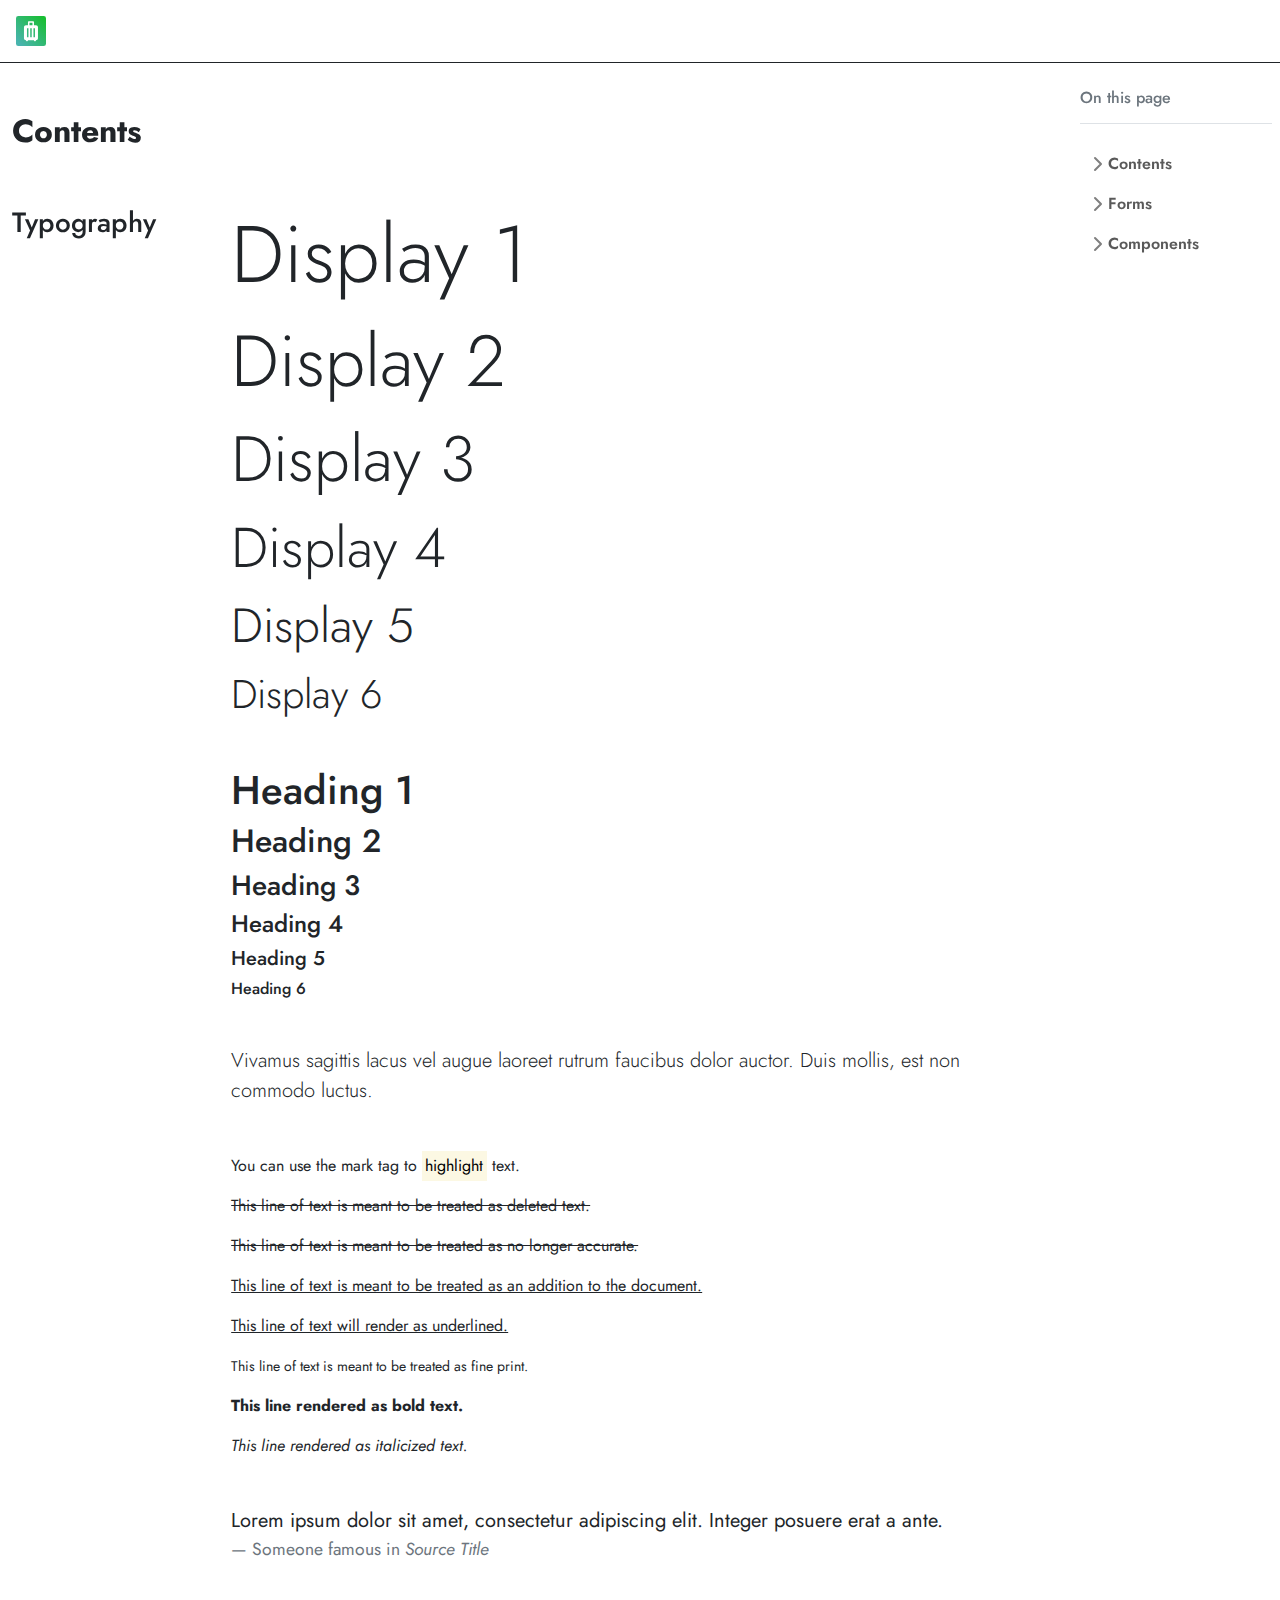
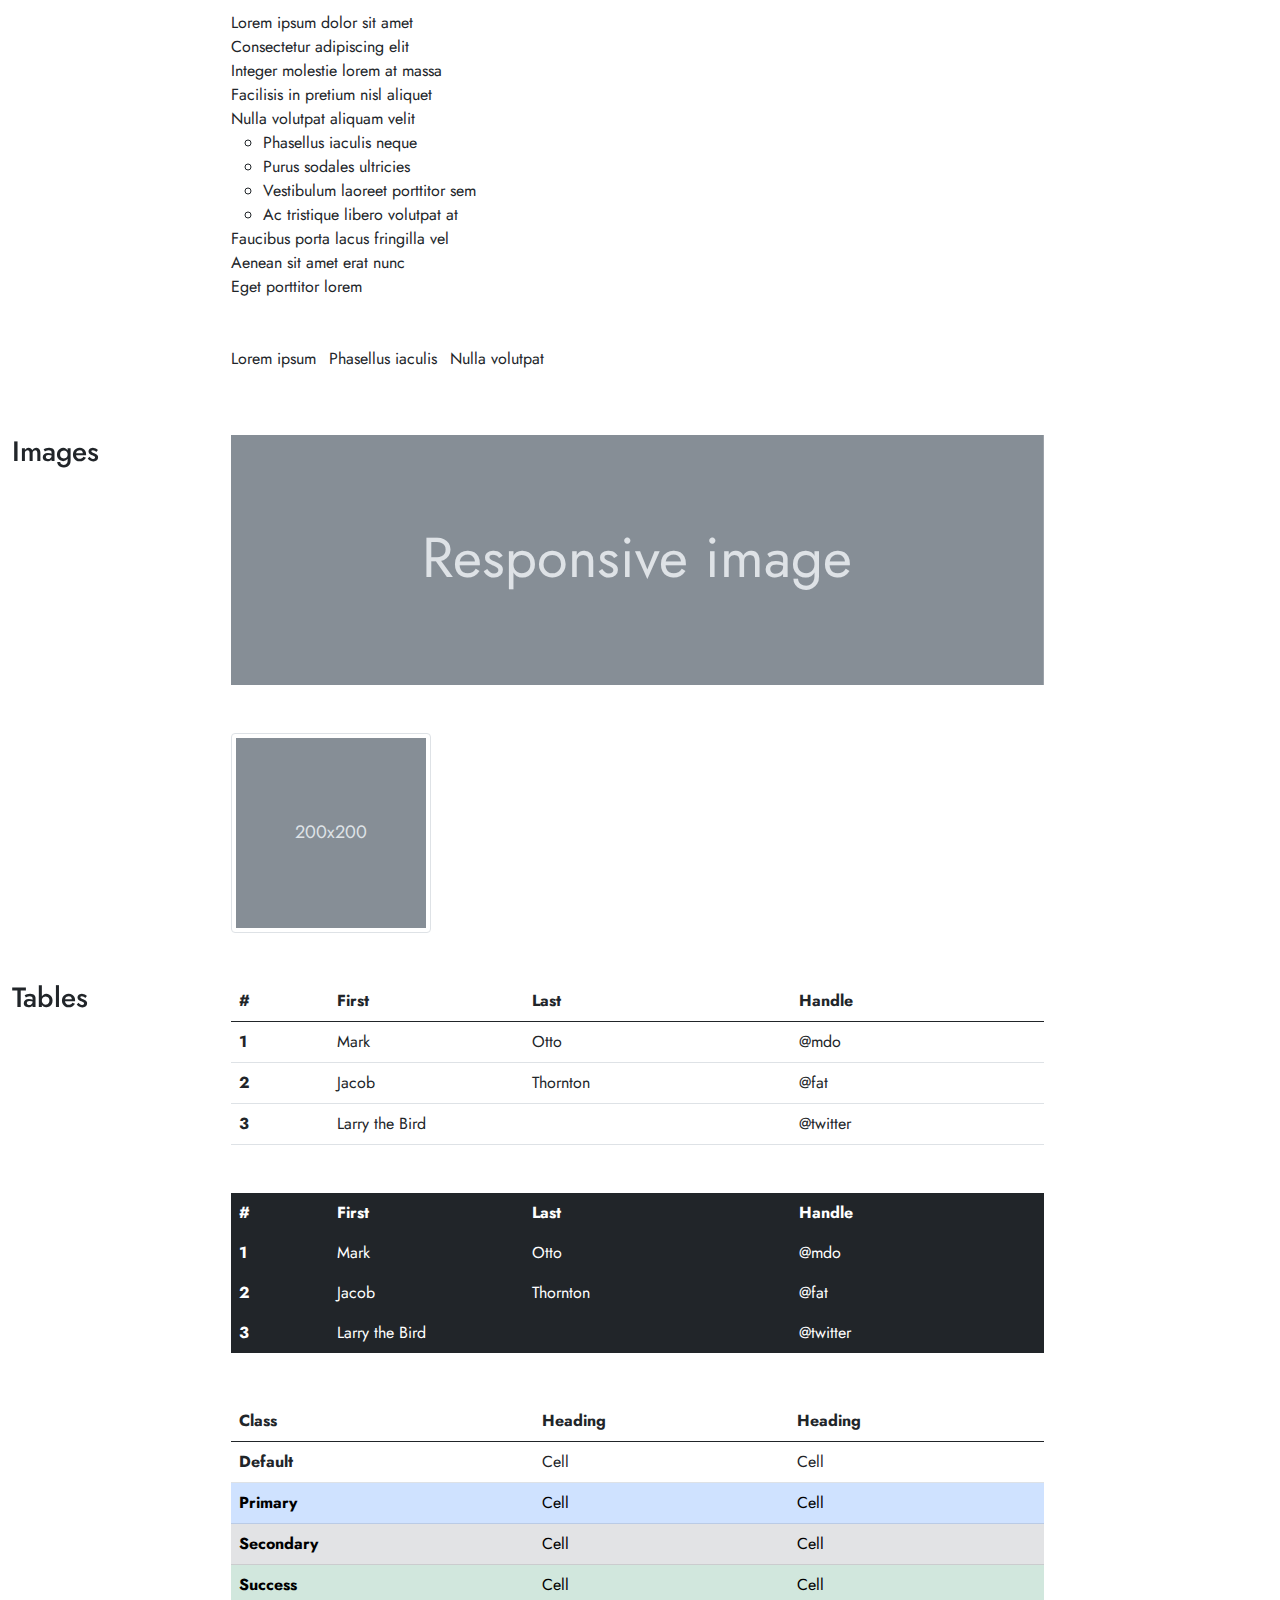
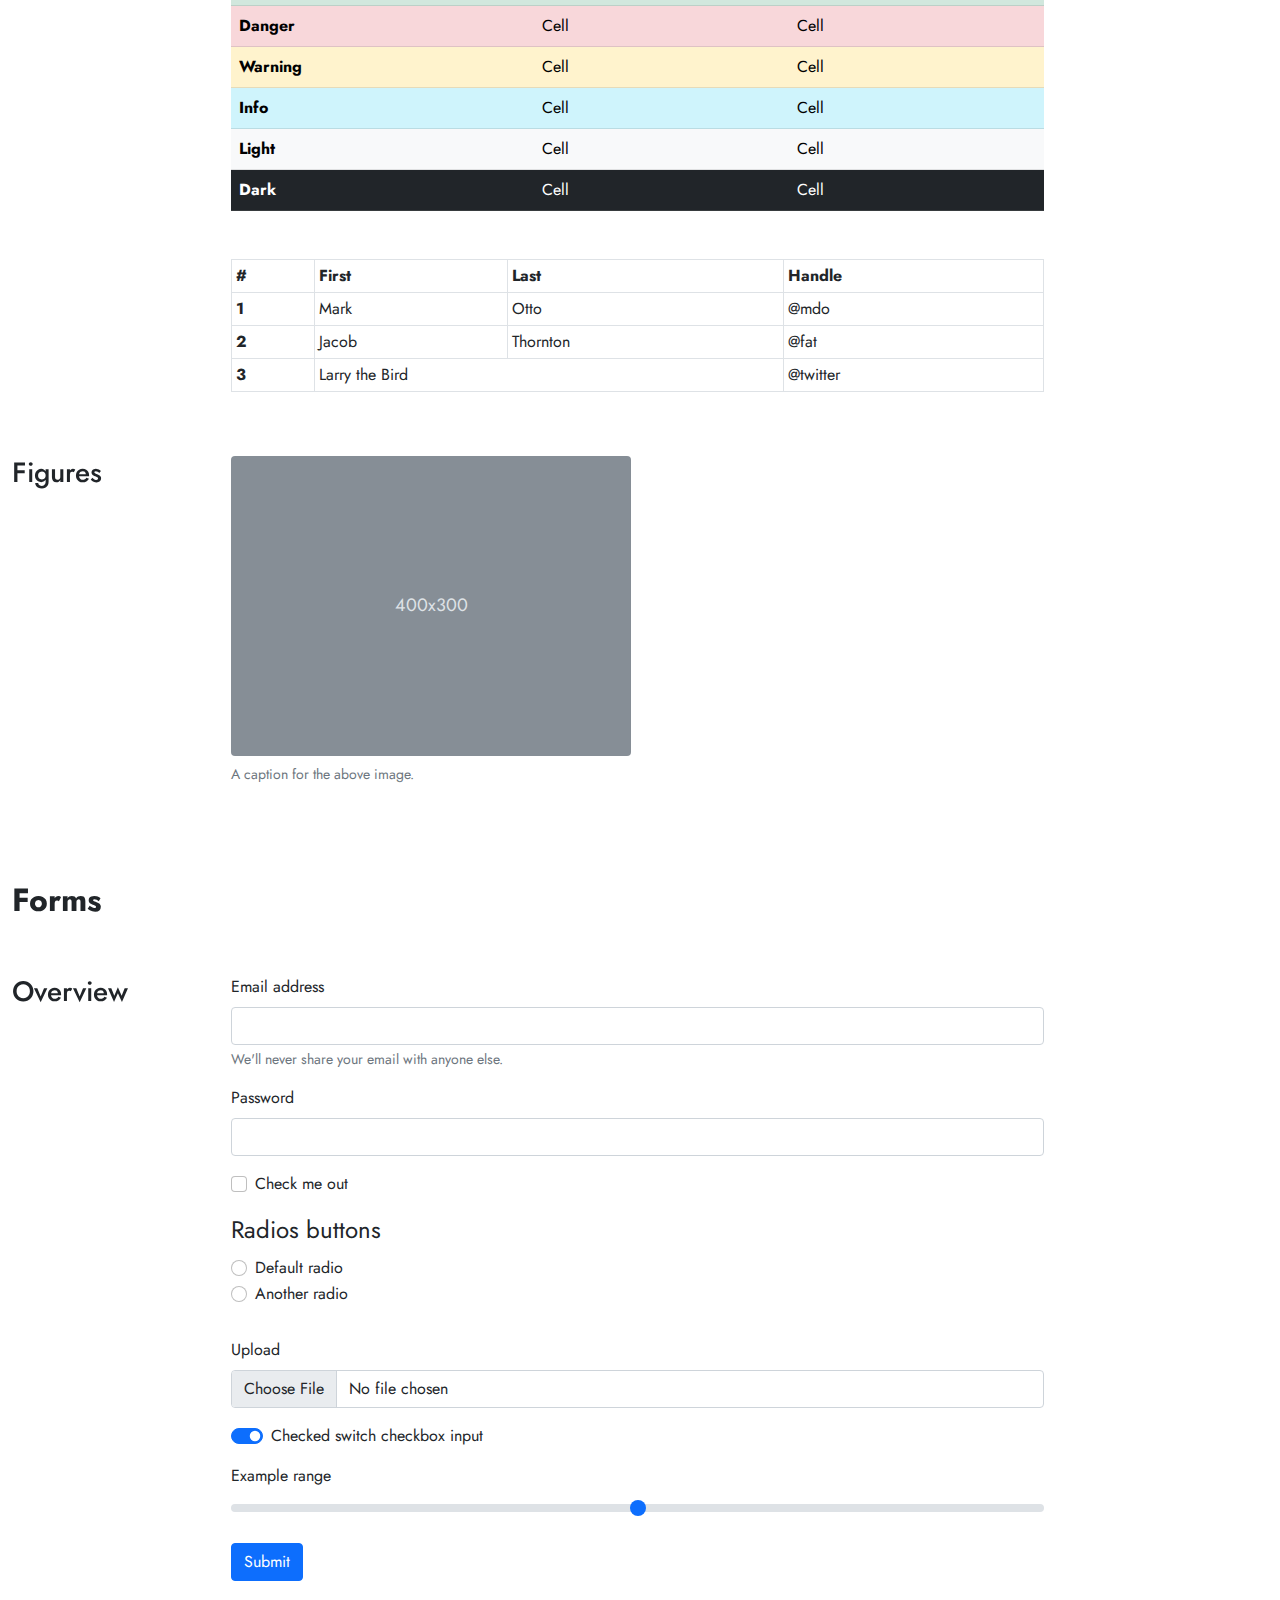
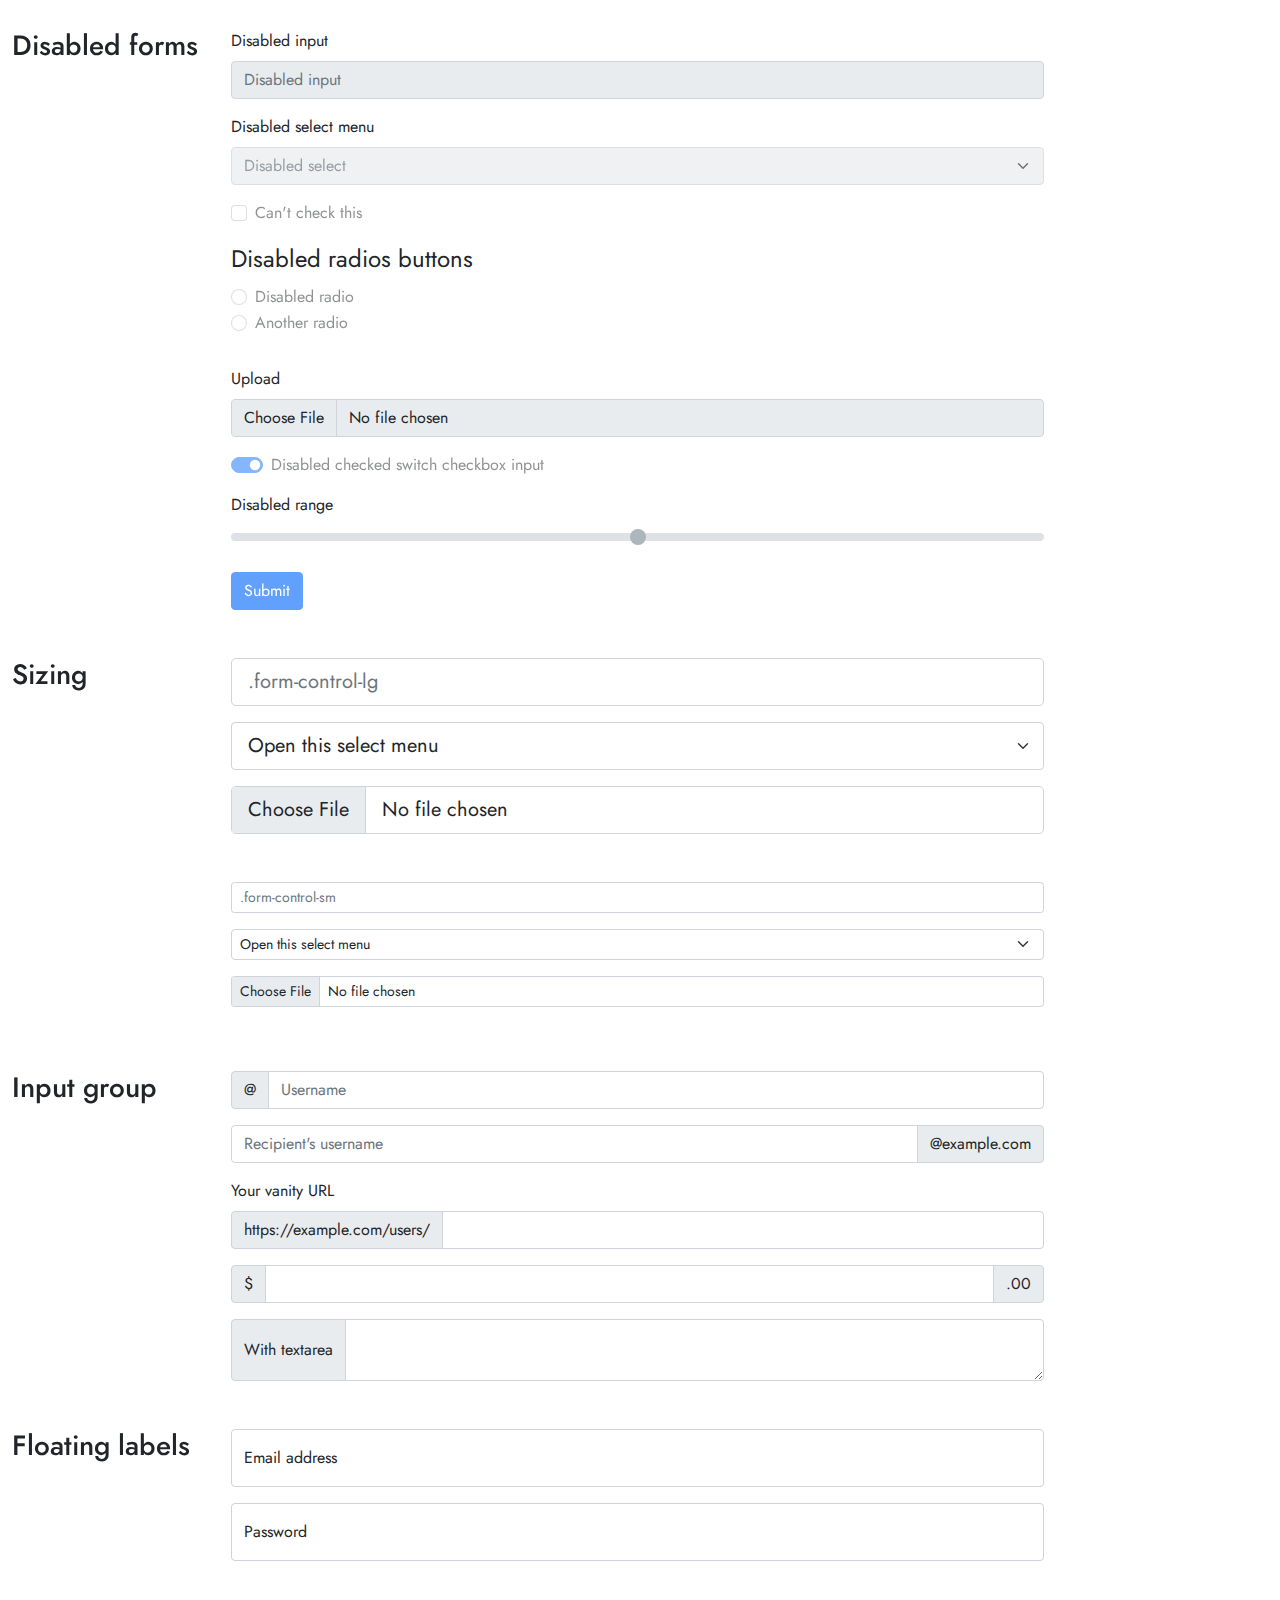
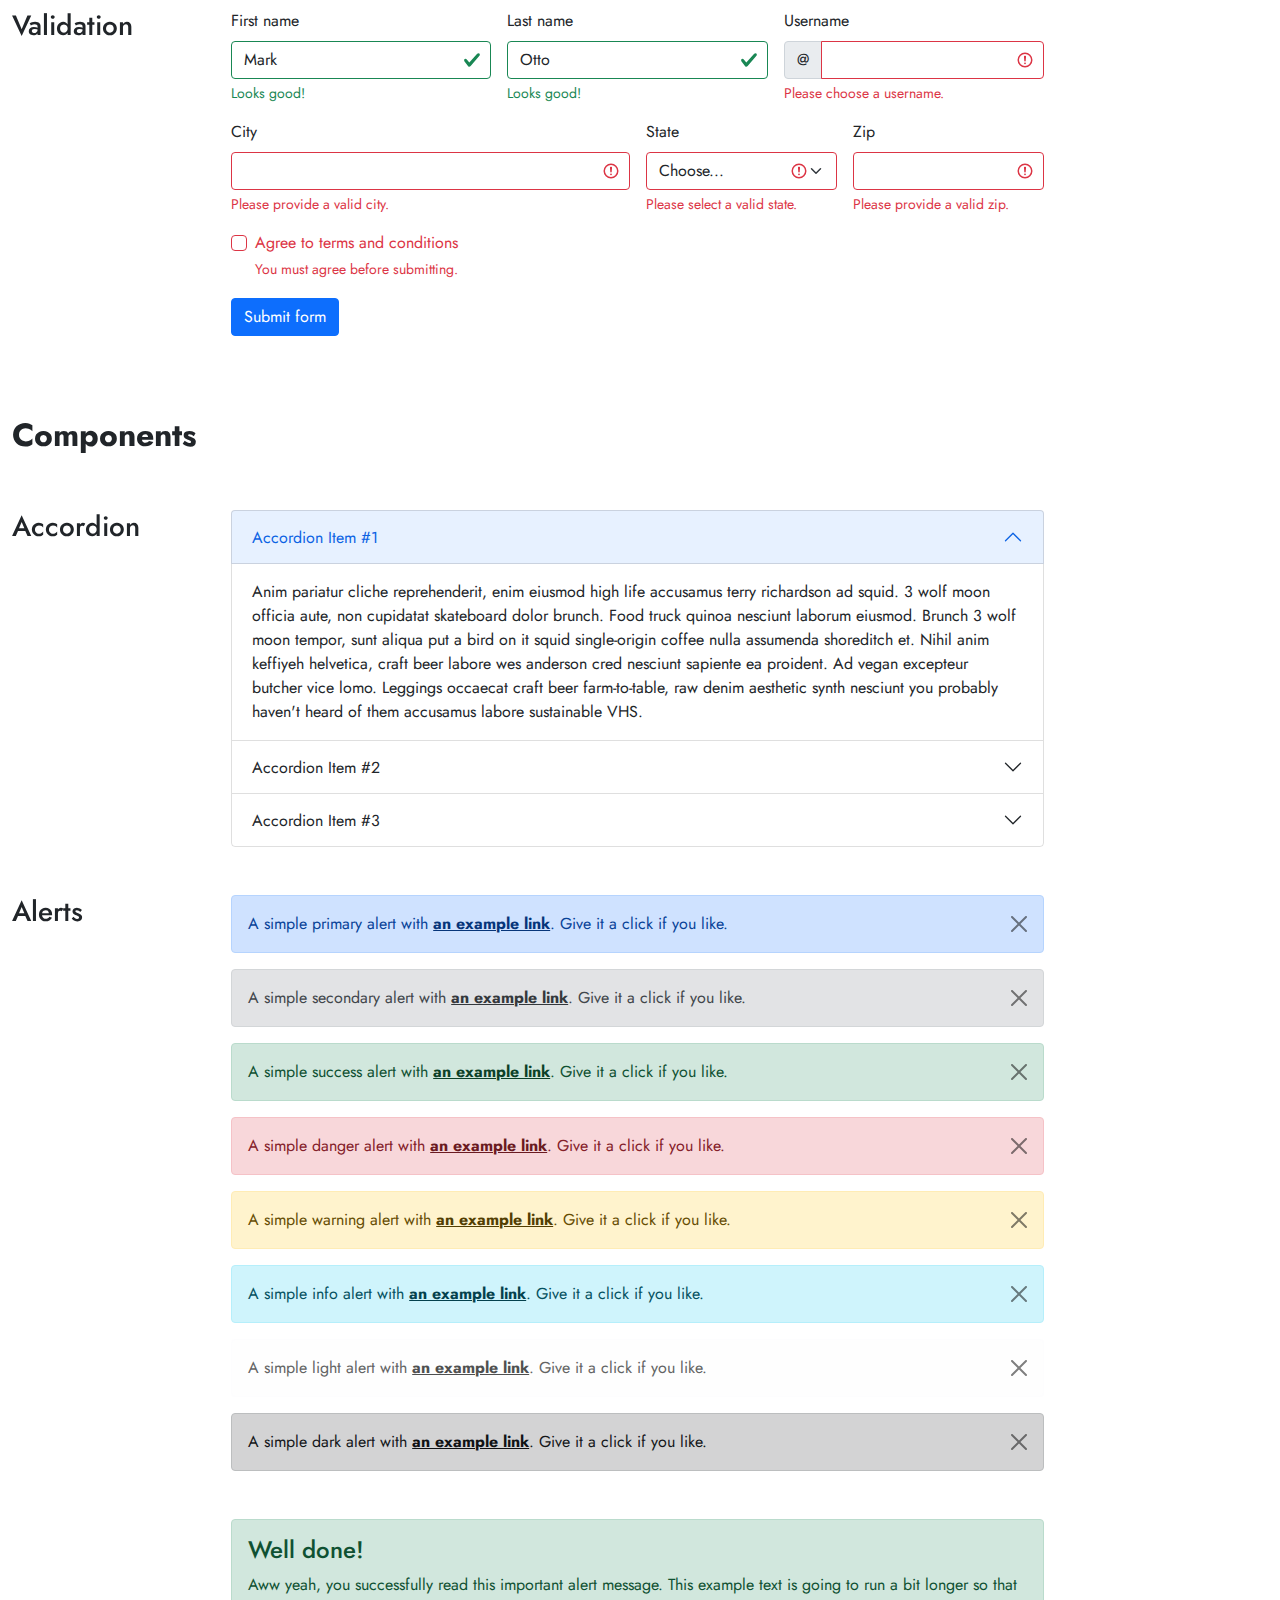
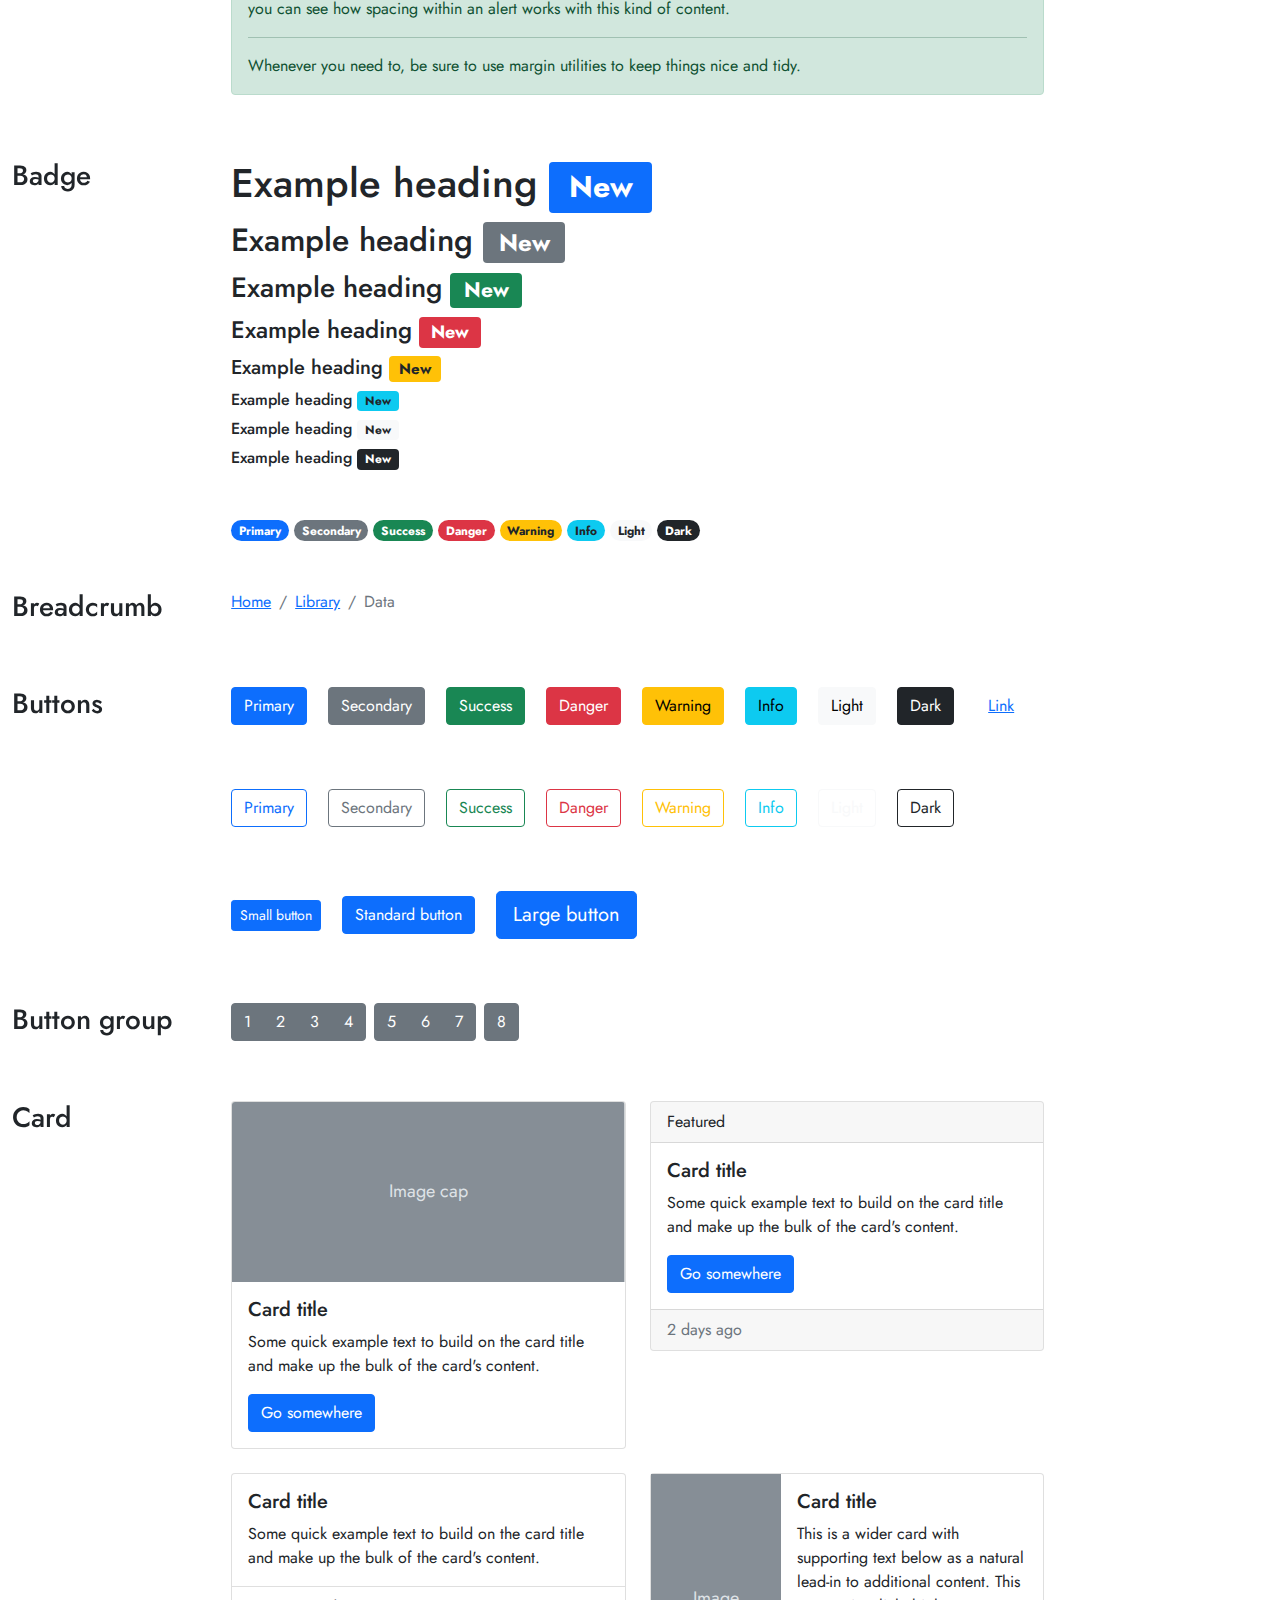
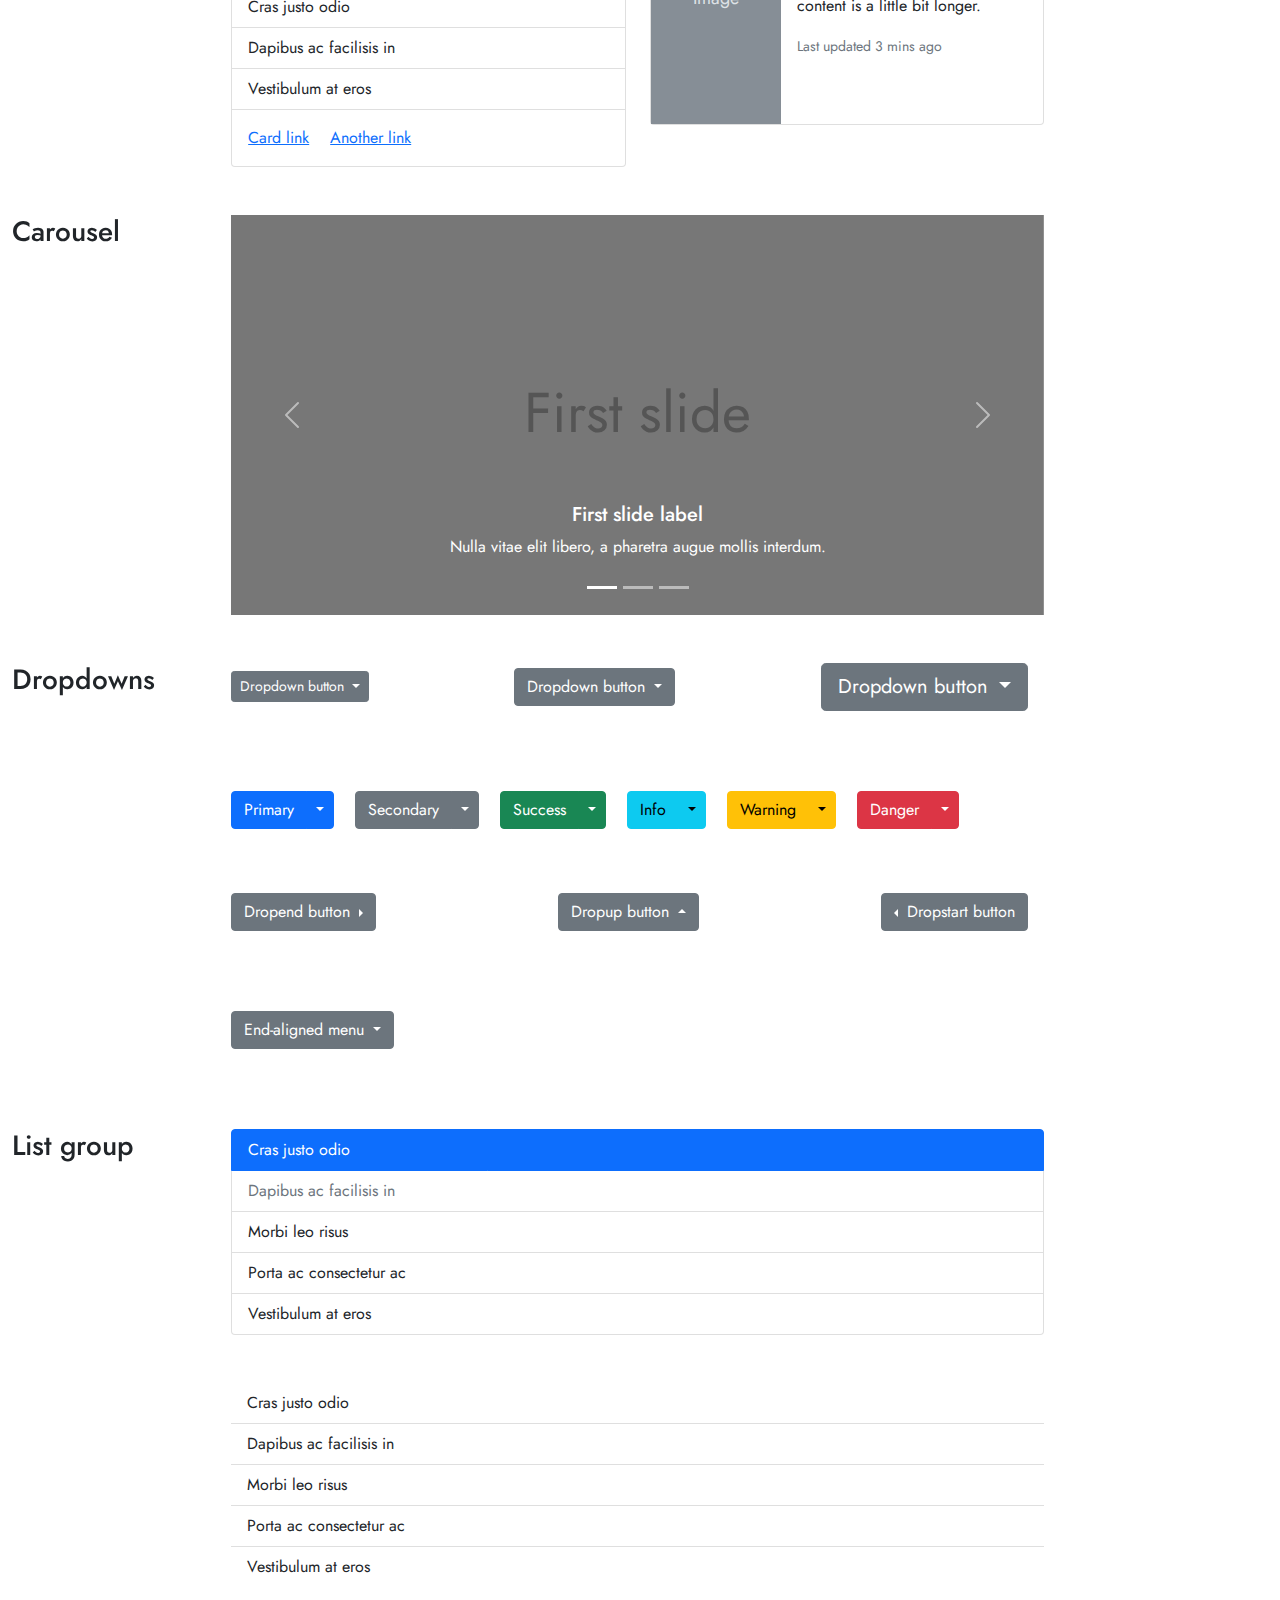
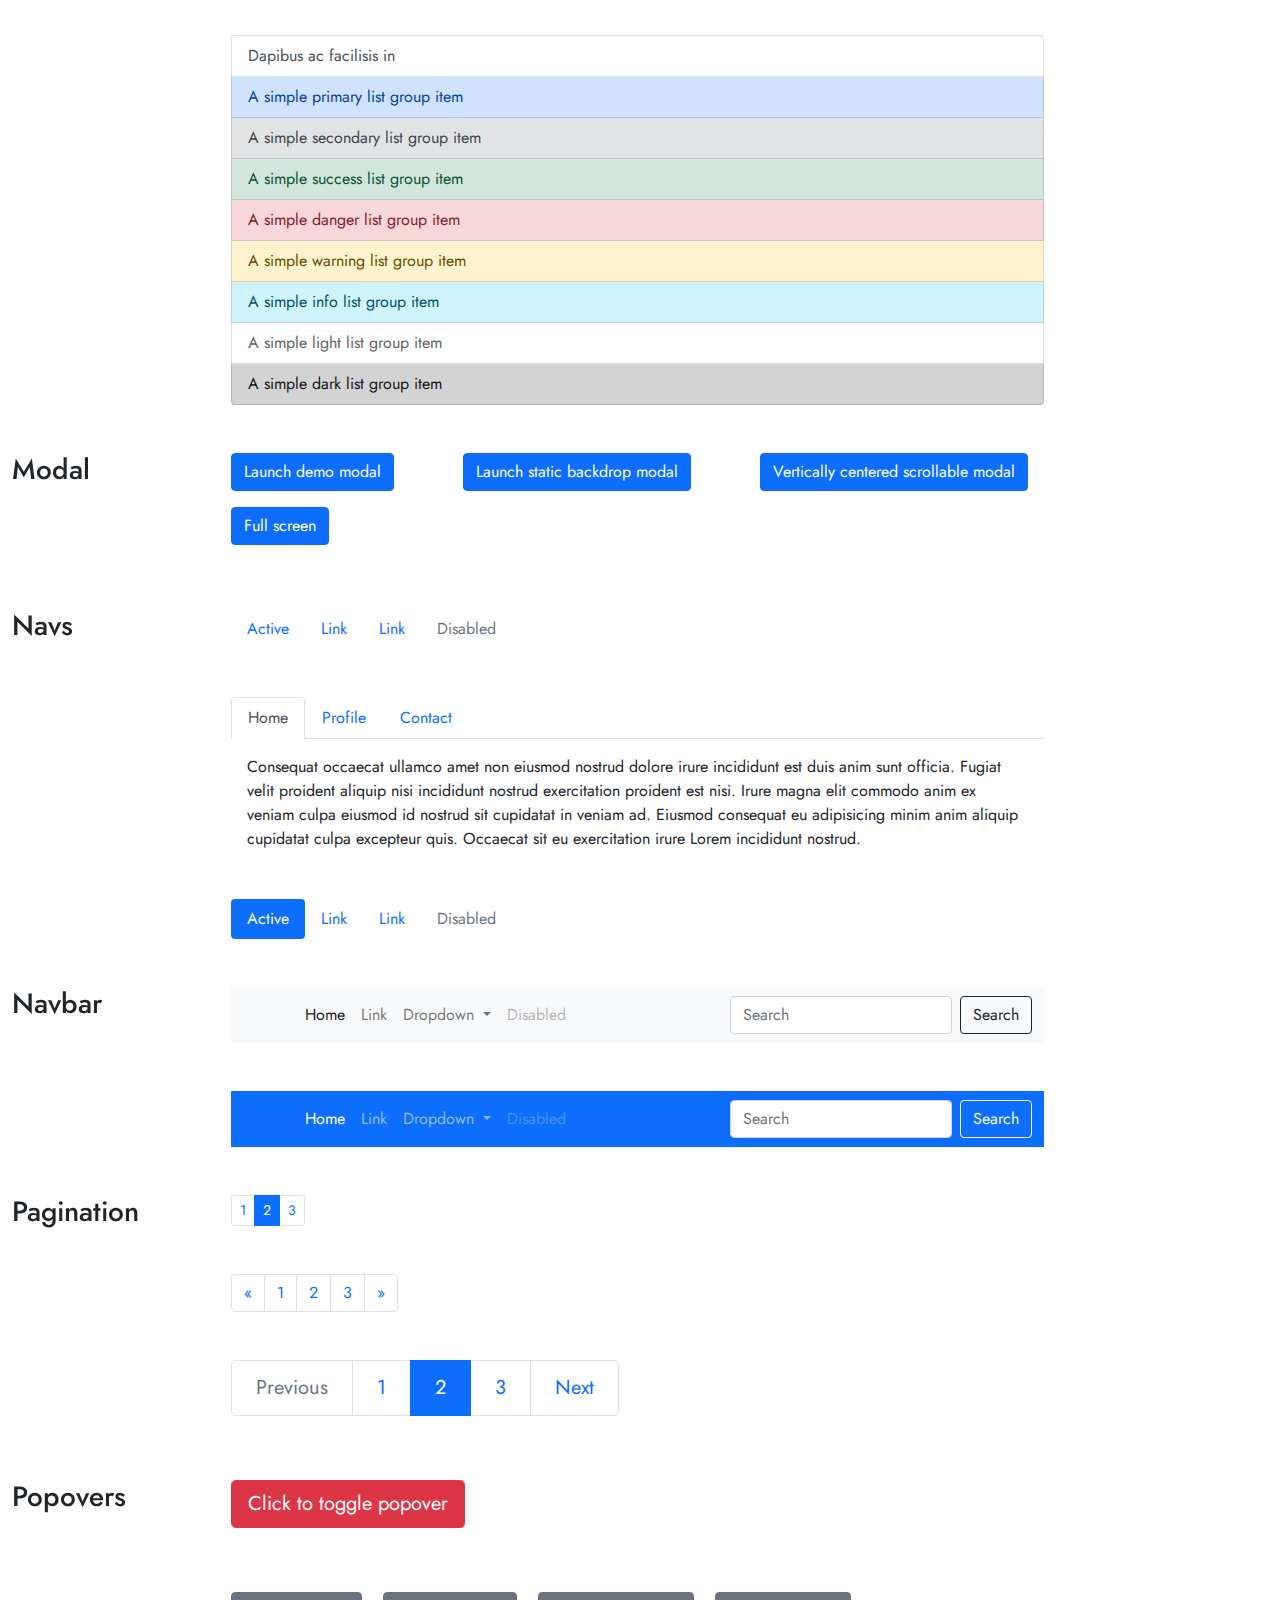
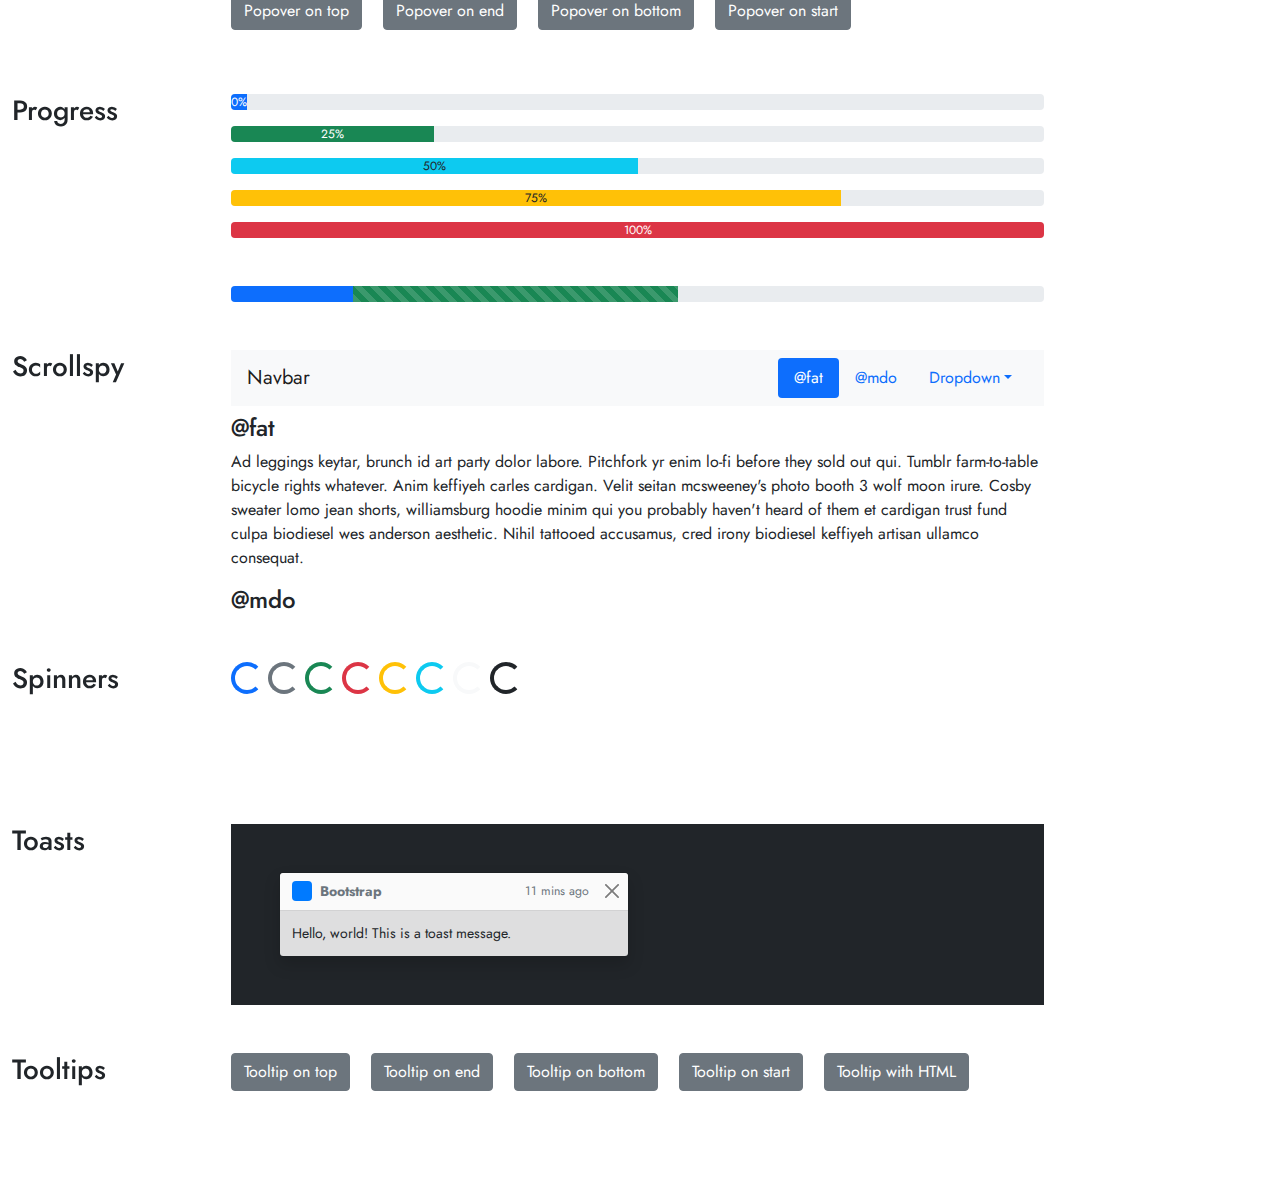
<file: examples/index.html>
<!doctype html>
<html lang="en">
  <head>
    <meta charset="utf-8">
    <meta name="viewport" content="width=device-width, initial-scale=1">
    <meta name="description" content="">
    <meta name="author" content="Looty UI">
    <meta name="generator" content="1.0">
    <title>Cheatsheet · Looty UI</title>

    <link rel="canonical" href="#">

    

    <!-- Bootstrap core CSS -->
    <link href="../src/bootstrap/bootstrap.css" rel="stylesheet">
    <!-- Looty UI core CSS -->
    <link href="../src/looty-ui/looty-ui.css" rel="stylesheet">

    <style>
      .bd-placeholder-img {
        font-size: 1.125rem;
        text-anchor: middle;
        -webkit-user-select: none;
        -moz-user-select: none;
        user-select: none;
      }

      @media (min-width: 768px) {
        .bd-placeholder-img-lg {
          font-size: 3.5rem;
        }
      }
    </style>

    
    <!-- Custom styles for this template -->
    <link href="cheatsheet.css" rel="stylesheet">
  </head>
  <body class="loi-bg-light">
    
<header class="bd-header loi-bg-dark py-3 d-flex align-items-stretch border-bottom border-dark">
  <div class="container-fluid d-flex align-items-center">
    <h1 class="d-flex align-items-center fs-4 text-white mb-0">
      <img src="../src/looty-ui/logo.svg" width="38" height="30" class="me-3" alt="Looty UI">
      Looty UI
    </h1>
  </div>
</header>
<aside class="bd-aside sticky-xl-top text-muted align-self-start mb-3 mb-xl-5 px-2">
  <h2 class="h6 pt-4 pb-3 mb-4 border-bottom">On this page</h2>
  <nav class="small" id="toc">
    <ul class="list-unstyled">
      <li class="my-2">
        <button class="btn d-inline-flex align-items-center collapsed" data-bs-toggle="collapse" aria-expanded="false" data-bs-target="#contents-collapse" aria-controls="contents-collapse">Contents</button>
        <ul class="list-unstyled ps-3 collapse" id="contents-collapse">
          <li><a class="d-inline-flex align-items-center rounded" href="#typography">Typography</a></li>
          <li><a class="d-inline-flex align-items-center rounded" href="#images">Images</a></li>
          <li><a class="d-inline-flex align-items-center rounded" href="#tables">Tables</a></li>
          <li><a class="d-inline-flex align-items-center rounded" href="#figures">Figures</a></li>
        </ul>
      </li>
      <li class="my-2">
        <button class="btn d-inline-flex align-items-center collapsed" data-bs-toggle="collapse" aria-expanded="false" data-bs-target="#forms-collapse" aria-controls="forms-collapse">Forms</button>
        <ul class="list-unstyled ps-3 collapse" id="forms-collapse">
          <li><a class="d-inline-flex align-items-center rounded" href="#overview">Overview</a></li>
          <li><a class="d-inline-flex align-items-center rounded" href="#disabled-forms">Disabled forms</a></li>
          <li><a class="d-inline-flex align-items-center rounded" href="#sizing">Sizing</a></li>
          <li><a class="d-inline-flex align-items-center rounded" href="#input-group">Input group</a></li>
          <li><a class="d-inline-flex align-items-center rounded" href="#floating-labels">Floating labels</a></li>
          <li><a class="d-inline-flex align-items-center rounded" href="#validation">Validation</a></li>
        </ul>
      </li>
      <li class="my-2">
        <button class="btn d-inline-flex align-items-center collapsed" data-bs-toggle="collapse" aria-expanded="false" data-bs-target="#components-collapse" aria-controls="components-collapse">Components</button>
        <ul class="list-unstyled ps-3 collapse" id="components-collapse">
          <li><a class="d-inline-flex align-items-center rounded" href="#accordion">Accordion</a></li>
          <li><a class="d-inline-flex align-items-center rounded" href="#alerts">Alerts</a></li>
          <li><a class="d-inline-flex align-items-center rounded" href="#badge">Badge</a></li>
          <li><a class="d-inline-flex align-items-center rounded" href="#breadcrumb">Breadcrumb</a></li>
          <li><a class="d-inline-flex align-items-center rounded" href="#buttons">Buttons</a></li>
          <li><a class="d-inline-flex align-items-center rounded" href="#button-group">Button group</a></li>
          <li><a class="d-inline-flex align-items-center rounded" href="#card">Card</a></li>
          <li><a class="d-inline-flex align-items-center rounded" href="#carousel">Carousel</a></li>
          <li><a class="d-inline-flex align-items-center rounded" href="#dropdowns">Dropdowns</a></li>
          <li><a class="d-inline-flex align-items-center rounded" href="#list-group">List group</a></li>
          <li><a class="d-inline-flex align-items-center rounded" href="#modal">Modal</a></li>
          <li><a class="d-inline-flex align-items-center rounded" href="#navs">Navs</a></li>
          <li><a class="d-inline-flex align-items-center rounded" href="#navbar">Navbar</a></li>
          <li><a class="d-inline-flex align-items-center rounded" href="#pagination">Pagination</a></li>
          <li><a class="d-inline-flex align-items-center rounded" href="#popovers">Popovers</a></li>
          <li><a class="d-inline-flex align-items-center rounded" href="#progress">Progress</a></li>
          <li><a class="d-inline-flex align-items-center rounded" href="#scrollspy">Scrollspy</a></li>
          <li><a class="d-inline-flex align-items-center rounded" href="#spinners">Spinners</a></li>
          <li><a class="d-inline-flex align-items-center rounded" href="#toasts">Toasts</a></li>
          <li><a class="d-inline-flex align-items-center rounded" href="#tooltips">Tooltips</a></li>
        </ul>
      </li>
    </ul>
  </nav>
</aside>
<div class="bd-cheatsheet container-fluid loi-bg-light">
  <section id="content">
    <h2 class="sticky-xl-top fw-bold pt-3 pt-xl-5 pb-2 pb-xl-3">Contents</h2>

    <article class="my-3" id="typography">
      <div class="bd-heading sticky-xl-top align-self-start mt-5 mb-3 mt-xl-0 mb-xl-2">
        <h3>Typography</h3>
      </div>

      <div>
        <div class="bd-example">
        <p class="display-1">Display 1</p>
        <p class="display-2">Display 2</p>
        <p class="display-3 ">Display 3</p>
        <p class="display-4">Display 4</p>
        <p class="display-5">Display 5</p>
        <p class="display-6">Display 6</p>
        </div>

        <div class="bd-example">
        <p class="h1">Heading 1</p>
        <p class="h2">Heading 2</p>
        <p class="h3">Heading 3</p>
        <p class="h4">Heading 4</p>
        <p class="h5">Heading 5</p>
        <p class="h6">Heading 6</p>
        </div>

        <div class="bd-example">
        <p class="lead">
          Vivamus sagittis lacus vel augue laoreet rutrum faucibus dolor auctor. Duis mollis, est non commodo luctus.
        </p>
        </div>

        <div class="bd-example">
        <p>You can use the mark tag to <mark>highlight</mark> text.</p>
        <p><del>This line of text is meant to be treated as deleted text.</del></p>
        <p><s>This line of text is meant to be treated as no longer accurate.</s></p>
        <p><ins>This line of text is meant to be treated as an addition to the document.</ins></p>
        <p><u>This line of text will render as underlined.</u></p>
        <p><small>This line of text is meant to be treated as fine print.</small></p>
        <p><strong>This line rendered as bold text.</strong></p>
        <p><em>This line rendered as italicized text.</em></p>
        </div>

        <div class="bd-example">
        <blockquote class="blockquote">
          <p>Lorem ipsum dolor sit amet, consectetur adipiscing elit. Integer posuere erat a ante.</p>
          <footer class="blockquote-footer">Someone famous in <cite title="Source Title">Source Title</cite></footer>
        </blockquote>
        </div>

        <div class="bd-example">
        <ul class="list-unstyled">
          <li>Lorem ipsum dolor sit amet</li>
          <li>Consectetur adipiscing elit</li>
          <li>Integer molestie lorem at massa</li>
          <li>Facilisis in pretium nisl aliquet</li>
          <li>Nulla volutpat aliquam velit
            <ul>
              <li>Phasellus iaculis neque</li>
              <li>Purus sodales ultricies</li>
              <li>Vestibulum laoreet porttitor sem</li>
              <li>Ac tristique libero volutpat at</li>
            </ul>
          </li>
          <li>Faucibus porta lacus fringilla vel</li>
          <li>Aenean sit amet erat nunc</li>
          <li>Eget porttitor lorem</li>
        </ul>
        </div>

        <div class="bd-example">
        <ul class="list-inline">
          <li class="list-inline-item">Lorem ipsum</li>
          <li class="list-inline-item">Phasellus iaculis</li>
          <li class="list-inline-item">Nulla volutpat</li>
        </ul>
        </div>
      </div>
    </article>
    <article class="my-3" id="images">
      <div class="bd-heading sticky-xl-top align-self-start mt-5 mb-3 mt-xl-0 mb-xl-2">
        <h3>Images</h3>
      </div>

      <div>
        <div class="bd-example">
        <svg class="bd-placeholder-img bd-placeholder-img-lg img-fluid" width="100%" height="250" xmlns="http://www.w3.org/2000/svg" role="img" aria-label="Placeholder: Responsive image" preserveAspectRatio="xMidYMid slice" focusable="false"><title>Placeholder</title><rect width="100%" height="100%" fill="#868e96"/><text x="50%" y="50%" fill="#dee2e6" dy=".3em">Responsive image</text></svg>

        </div>

        <div class="bd-example">
        <svg class="bd-placeholder-img img-thumbnail" width="200" height="200" xmlns="http://www.w3.org/2000/svg" role="img" aria-label="A generic square placeholder image with a white border around it, making it resemble a photograph taken with an old instant camera: 200x200" preserveAspectRatio="xMidYMid slice" focusable="false"><title>A generic square placeholder image with a white border around it, making it resemble a photograph taken with an old instant camera</title><rect width="100%" height="100%" fill="#868e96"/><text x="50%" y="50%" fill="#dee2e6" dy=".3em">200x200</text></svg>

        </div>
      </div>
    </article>
    <article class="my-3" id="tables">
      <div class="bd-heading sticky-xl-top align-self-start mt-5 mb-3 mt-xl-0 mb-xl-2">
        <h3>Tables</h3>
      </div>

      <div>
        <div class="bd-example">
        <table class="table loi-table-white">
          <thead>
          <tr class="loi-th">
            <th scope="col">#</th>
            <th scope="col">First</th>
            <th scope="col">Last</th>
            <th scope="col">Handle</th>
          </tr>
          </thead>
          <tbody>
          <tr>
            <th scope="row">1</th>
            <td>Mark</td>
            <td>Otto</td>
            <td>@mdo</td>
          </tr>
          <tr>
            <th scope="row">2</th>
            <td>Jacob</td>
            <td>Thornton</td>
            <td>@fat</td>
          </tr>
          <tr>
            <th scope="row">3</th>
            <td colspan="2">Larry the Bird</td>
            <td>@twitter</td>
          </tr>
          </tbody>
        </table>
        </div>

        <div class="bd-example">
        <table class="table table-dark table-borderless">
          <thead>
          <tr>
            <th scope="col">#</th>
            <th scope="col">First</th>
            <th scope="col">Last</th>
            <th scope="col">Handle</th>
          </tr>
          </thead>
          <tbody>
          <tr>
            <th scope="row">1</th>
            <td>Mark</td>
            <td>Otto</td>
            <td>@mdo</td>
          </tr>
          <tr>
            <th scope="row">2</th>
            <td>Jacob</td>
            <td>Thornton</td>
            <td>@fat</td>
          </tr>
          <tr>
            <th scope="row">3</th>
            <td colspan="2">Larry the Bird</td>
            <td>@twitter</td>
          </tr>
          </tbody>
        </table>
        </div>

        <div class="bd-example">
        <table class="table table-hover">
          <thead>
          <tr>
            <th scope="col">Class</th>
            <th scope="col">Heading</th>
            <th scope="col">Heading</th>
          </tr>
          </thead>
          <tbody>
          <tr>
            <th scope="row">Default</th>
            <td>Cell</td>
            <td>Cell</td>
          </tr>
          
          <tr class="table-primary">
            <th scope="row">Primary</th>
            <td>Cell</td>
            <td>Cell</td>
          </tr>
          <tr class="table-secondary">
            <th scope="row">Secondary</th>
            <td>Cell</td>
            <td>Cell</td>
          </tr>
          <tr class="table-success">
            <th scope="row">Success</th>
            <td>Cell</td>
            <td>Cell</td>
          </tr>
          <tr class="table-danger">
            <th scope="row">Danger</th>
            <td>Cell</td>
            <td>Cell</td>
          </tr>
          <tr class="table-warning">
            <th scope="row">Warning</th>
            <td>Cell</td>
            <td>Cell</td>
          </tr>
          <tr class="table-info">
            <th scope="row">Info</th>
            <td>Cell</td>
            <td>Cell</td>
          </tr>
          <tr class="table-light">
            <th scope="row">Light</th>
            <td>Cell</td>
            <td>Cell</td>
          </tr>
          <tr class="table-dark">
            <th scope="row">Dark</th>
            <td>Cell</td>
            <td>Cell</td>
          </tr>
          </tbody>
        </table>
        </div>

        <div class="bd-example">
        <table class="table table-sm table-bordered">
          <thead>
          <tr>
            <th scope="col">#</th>
            <th scope="col">First</th>
            <th scope="col">Last</th>
            <th scope="col">Handle</th>
          </tr>
          </thead>
          <tbody>
          <tr>
            <th scope="row">1</th>
            <td>Mark</td>
            <td>Otto</td>
            <td>@mdo</td>
          </tr>
          <tr>
            <th scope="row">2</th>
            <td>Jacob</td>
            <td>Thornton</td>
            <td>@fat</td>
          </tr>
          <tr>
            <th scope="row">3</th>
            <td colspan="2">Larry the Bird</td>
            <td>@twitter</td>
          </tr>
          </tbody>
        </table>
        </div>
      </div>
    </article>
    <article class="my-3" id="figures">
      <div class="bd-heading sticky-xl-top align-self-start mt-5 mb-3 mt-xl-0 mb-xl-2">
        <h3>Figures</h3>
      </div>

      <div>
        <div class="bd-example">
        <figure class="figure">
          <svg class="bd-placeholder-img figure-img img-fluid rounded" width="400" height="300" xmlns="http://www.w3.org/2000/svg" role="img" aria-label="Placeholder: 400x300" preserveAspectRatio="xMidYMid slice" focusable="false"><title>Placeholder</title><rect width="100%" height="100%" fill="#868e96"/><text x="50%" y="50%" fill="#dee2e6" dy=".3em">400x300</text></svg>

          <figcaption class="figure-caption">A caption for the above image.</figcaption>
        </figure>
        </div>
      </div>
    </article>
  </section>

  <section id="forms">
    <h2 class="sticky-xl-top fw-bold pt-3 pt-xl-5 pb-2 pb-xl-3">Forms</h2>

    <article class="my-3" id="overview">
      <div class="bd-heading sticky-xl-top align-self-start mt-5 mb-3 mt-xl-0 mb-xl-2">
        <h3>Overview</h3>
      </div>

      <div>
        <div class="bd-example">
        <form>
          <div class="mb-3">
            <label for="exampleInputEmail1" class="form-label">Email address</label>
            <input type="email" class="form-control" id="exampleInputEmail1" aria-describedby="emailHelp">
            <div id="emailHelp" class="form-text">We'll never share your email with anyone else.</div>
          </div>
          <div class="mb-3">
            <label for="exampleInputPassword1" class="form-label">Password</label>
            <input type="password" class="form-control" id="exampleInputPassword1">
          </div>
          <div class="mb-3 form-check">
            <input type="checkbox" class="form-check-input" id="exampleCheck1">
            <label class="form-check-label" for="exampleCheck1">Check me out</label>
          </div>
          <fieldset class="mb-3">
            <legend>Radios buttons</legend>
            <div class="form-check">
              <input type="radio" name="radios" class="form-check-input" id="exampleRadio1">
              <label class="form-check-label" for="exampleRadio1">Default radio</label>
            </div>
            <div class="mb-3 form-check">
              <input type="radio" name="radios" class="form-check-input" id="exampleRadio2">
              <label class="form-check-label" for="exampleRadio2">Another radio</label>
            </div>
          </fieldset>
          <div class="mb-3">
            <label class="form-label" for="customFile">Upload</label>
            <input type="file" class="form-control" id="customFile">
          </div>
          <div class="mb-3 form-check form-switch">
            <input class="form-check-input" type="checkbox" id="flexSwitchCheckChecked" checked>
            <label class="form-check-label" for="flexSwitchCheckChecked">Checked switch checkbox input</label>
          </div>
          <div class="mb-3">
            <label for="customRange3" class="form-label">Example range</label>
            <input type="range" class="form-range" min="0" max="5" step="0.5" id="customRange3">
          </div>
          <button type="submit" class="btn btn-primary">Submit</button>
        </form>
        </div>
      </div>
    </article>
    <article class="my-3" id="disabled-forms">
      <div class="bd-heading sticky-xl-top align-self-start mt-5 mb-3 mt-xl-0 mb-xl-2">
        <h3>Disabled forms</h3>
      </div>

      <div>
        <div class="bd-example">
        <form>
          <fieldset disabled aria-label="Disabled fieldset example">
            <div class="mb-3">
              <label for="disabledTextInput" class="form-label">Disabled input</label>
              <input type="text" id="disabledTextInput" class="form-control" placeholder="Disabled input">
            </div>
            <div class="mb-3">
              <label for="disabledSelect" class="form-label">Disabled select menu</label>
              <select id="disabledSelect" class="form-select">
                <option>Disabled select</option>
              </select>
            </div>
            <div class="mb-3">
              <div class="form-check">
                <input class="form-check-input" type="checkbox" id="disabledFieldsetCheck" disabled>
                <label class="form-check-label" for="disabledFieldsetCheck">
                  Can't check this
                </label>
              </div>
            </div>
            <fieldset class="mb-3">
              <legend>Disabled radios buttons</legend>
              <div class="form-check">
                <input type="radio" name="radios" class="form-check-input" id="disabledRadio1" disabled>
                <label class="form-check-label" for="disabledRadio1">Disabled radio</label>
              </div>
              <div class="mb-3 form-check">
                <input type="radio" name="radios" class="form-check-input" id="disabledRadio2" disabled>
                <label class="form-check-label" for="disabledRadio2">Another radio</label>
              </div>
            </fieldset>
            <div class="mb-3">
              <label class="form-label" for="disabledCustomFile">Upload</label>
              <input type="file" class="form-control" id="disabledCustomFile" disabled>
            </div>
            <div class="mb-3 form-check form-switch">
              <input class="form-check-input" type="checkbox" id="disabledSwitchCheckChecked" checked disabled>
              <label class="form-check-label" for="disabledSwitchCheckChecked">Disabled checked switch checkbox input</label>
            </div>
            <div class="mb-3">
              <label for="disabledRange" class="form-label">Disabled range</label>
              <input type="range" class="form-range" min="0" max="5" step="0.5" id="disabledRange">
            </div>
            <button type="submit" class="btn btn-primary">Submit</button>
          </fieldset>
        </form>
        </div>
      </div>
    </article>
    <article class="my-3" id="sizing">
      <div class="bd-heading sticky-xl-top align-self-start mt-5 mb-3 mt-xl-0 mb-xl-2">
        <h3>Sizing</h3>
      </div>

      <div>
        <div class="bd-example">
        <div class="mb-3">
          <input class="form-control form-control-lg" type="text" placeholder=".form-control-lg" aria-label=".form-control-lg example">
        </div>
        <div class="mb-3">
          <select class="form-select form-select-lg mb-3" aria-label=".form-select-lg example">
            <option selected>Open this select menu</option>
            <option value="1">One</option>
            <option value="2">Two</option>
            <option value="3">Three</option>
          </select>
        </div>
        <div class="mb-3">
          <input type="file" class="form-control form-control-lg" aria-label="Large file input example">
        </div>
        </div>

        <div class="bd-example">
        <div class="mb-3">
          <input class="form-control form-control-sm" type="text" placeholder=".form-control-sm" aria-label=".form-control-sm example">
        </div>
        <div class="mb-3">
          <select class="form-select form-select-sm" aria-label=".form-select-sm example">
            <option selected>Open this select menu</option>
            <option value="1">One</option>
            <option value="2">Two</option>
            <option value="3">Three</option>
          </select>
        </div>
        <div class="mb-3">
          <input type="file" class="form-control form-control-sm" aria-label="Small file input example">
        </div>
        </div>
      </div>
    </article>
    <article class="my-3" id="input-group">
      <div class="bd-heading sticky-xl-top align-self-start mt-5 mb-3 mt-xl-0 mb-xl-2">
        <h3>Input group</h3>
      </div>

      <div>
        <div class="bd-example">
        <div class="input-group mb-3">
          <span class="input-group-text" id="basic-addon1">@</span>
          <input type="text" class="form-control" placeholder="Username" aria-label="Username" aria-describedby="basic-addon1">
        </div>
        <div class="input-group mb-3">
          <input type="text" class="form-control" placeholder="Recipient's username" aria-label="Recipient's username" aria-describedby="basic-addon2">
          <span class="input-group-text" id="basic-addon2">@example.com</span>
        </div>
        <label for="basic-url" class="form-label">Your vanity URL</label>
        <div class="input-group mb-3">
          <span class="input-group-text" id="basic-addon3">https://example.com/users/</span>
          <input type="text" class="form-control" id="basic-url" aria-describedby="basic-addon3">
        </div>
        <div class="input-group mb-3">
          <span class="input-group-text">$</span>
          <input type="text" class="form-control" aria-label="Amount (to the nearest dollar)">
          <span class="input-group-text">.00</span>
        </div>
        <div class="input-group">
          <span class="input-group-text">With textarea</span>
          <textarea class="form-control" aria-label="With textarea"></textarea>
        </div>
        </div>
      </div>
    </article>
    <article class="my-3" id="floating-labels">
      <div class="bd-heading sticky-xl-top align-self-start mt-5 mb-3 mt-xl-0 mb-xl-2">
        <h3>Floating labels</h3>
      </div>

      <div>
        <div class="bd-example">
        <form>
          <div class="form-floating mb-3">
            <input type="email" class="form-control" id="floatingInput" placeholder="name@example.com">
            <label for="floatingInput">Email address</label>
          </div>
          <div class="form-floating">
            <input type="password" class="form-control" id="floatingPassword" placeholder="Password">
            <label for="floatingPassword">Password</label>
          </div>
        </form>
        </div>
      </div>
    </article>
    <article class="my-3" id="validation">
      <div class="bd-heading sticky-xl-top align-self-start mt-5 mb-3 mt-xl-0 mb-xl-2">
        <h3>Validation</h3>
      </div>

      <div>
        <div class="bd-example">
        <form class="row g-3">
          <div class="col-md-4">
            <label for="validationServer01" class="form-label">First name</label>
            <input type="text" class="form-control is-valid" id="validationServer01" value="Mark" required>
            <div class="valid-feedback">
              Looks good!
            </div>
          </div>
          <div class="col-md-4">
            <label for="validationServer02" class="form-label">Last name</label>
            <input type="text" class="form-control is-valid" id="validationServer02" value="Otto" required>
            <div class="valid-feedback">
              Looks good!
            </div>
          </div>
          <div class="col-md-4">
            <label for="validationServerUsername" class="form-label">Username</label>
            <div class="input-group has-validation">
              <span class="input-group-text" id="inputGroupPrepend3">@</span>
              <input type="text" class="form-control is-invalid" id="validationServerUsername" aria-describedby="inputGroupPrepend3" required>
              <div class="invalid-feedback">
                Please choose a username.
              </div>
            </div>
          </div>
          <div class="col-md-6">
            <label for="validationServer03" class="form-label">City</label>
            <input type="text" class="form-control is-invalid" id="validationServer03" required>
            <div class="invalid-feedback">
              Please provide a valid city.
            </div>
          </div>
          <div class="col-md-3">
            <label for="validationServer04" class="form-label">State</label>
            <select class="form-select is-invalid" id="validationServer04" required>
              <option selected disabled value="">Choose...</option>
              <option>...</option>
            </select>
            <div class="invalid-feedback">
              Please select a valid state.
            </div>
          </div>
          <div class="col-md-3">
            <label for="validationServer05" class="form-label">Zip</label>
            <input type="text" class="form-control is-invalid" id="validationServer05" required>
            <div class="invalid-feedback">
              Please provide a valid zip.
            </div>
          </div>
          <div class="col-12">
            <div class="form-check">
              <input class="form-check-input is-invalid" type="checkbox" value="" id="invalidCheck3" required>
              <label class="form-check-label" for="invalidCheck3">
                Agree to terms and conditions
              </label>
              <div class="invalid-feedback">
                You must agree before submitting.
              </div>
            </div>
          </div>
          <div class="col-12">
            <button class="btn btn-primary" type="submit">Submit form</button>
          </div>
        </form>
        </div>
      </div>
    </article>
  </section>

  <section id="components">
    <h2 class="sticky-xl-top fw-bold pt-3 pt-xl-5 pb-2 pb-xl-3">Components</h2>

    <article class="my-3" id="accordion">
      <div class="bd-heading sticky-xl-top align-self-start mt-5 mb-3 mt-xl-0 mb-xl-2">
        <h3>Accordion</h3>
      </div>

      <div>
        <div class="bd-example">
        <div class="accordion" id="accordionExample">
          <div class="accordion-item">
            <h4 class="accordion-header" id="headingOne">
              <button class="accordion-button" type="button" data-bs-toggle="collapse" data-bs-target="#collapseOne" aria-expanded="true" aria-controls="collapseOne">
                Accordion Item #1
              </button>
            </h4>
            <div id="collapseOne" class="accordion-collapse collapse show" aria-labelledby="headingOne" data-bs-parent="#accordionExample">
              <div class="accordion-body">
                Anim pariatur cliche reprehenderit, enim eiusmod high life accusamus terry richardson ad squid. 3 wolf moon officia aute, non cupidatat skateboard dolor brunch. Food truck quinoa nesciunt laborum eiusmod. Brunch 3 wolf moon tempor, sunt aliqua put a bird on it squid single-origin coffee nulla assumenda shoreditch et. Nihil anim keffiyeh helvetica, craft beer labore wes anderson cred nesciunt sapiente ea proident. Ad vegan excepteur butcher vice lomo. Leggings occaecat craft beer farm-to-table, raw denim aesthetic synth nesciunt you probably haven't heard of them accusamus labore sustainable VHS.
              </div>
            </div>
          </div>
          <div class="accordion-item">
            <h4 class="accordion-header" id="headingTwo">
              <button class="accordion-button collapsed" type="button" data-bs-toggle="collapse" data-bs-target="#collapseTwo" aria-expanded="false" aria-controls="collapseTwo">
                Accordion Item #2
              </button>
            </h4>
            <div id="collapseTwo" class="accordion-collapse collapse" aria-labelledby="headingTwo" data-bs-parent="#accordionExample">
              <div class="accordion-body">
                Anim pariatur cliche reprehenderit, enim eiusmod high life accusamus terry richardson ad squid. 3 wolf moon officia aute, non cupidatat skateboard dolor brunch. Food truck quinoa nesciunt laborum eiusmod. Brunch 3 wolf moon tempor, sunt aliqua put a bird on it squid single-origin coffee nulla assumenda shoreditch et. Nihil anim keffiyeh helvetica, craft beer labore wes anderson cred nesciunt sapiente ea proident. Ad vegan excepteur butcher vice lomo. Leggings occaecat craft beer farm-to-table, raw denim aesthetic synth nesciunt you probably haven't heard of them accusamus labore sustainable VHS.
              </div>
            </div>
          </div>
          <div class="accordion-item">
            <h4 class="accordion-header" id="headingThree">
              <button class="accordion-button collapsed" type="button" data-bs-toggle="collapse" data-bs-target="#collapseThree" aria-expanded="false" aria-controls="collapseThree">
                Accordion Item #3
              </button>
            </h4>
            <div id="collapseThree" class="accordion-collapse collapse" aria-labelledby="headingThree" data-bs-parent="#accordionExample">
              <div class="accordion-body">
                Anim pariatur cliche reprehenderit, enim eiusmod high life accusamus terry richardson ad squid. 3 wolf moon officia aute, non cupidatat skateboard dolor brunch. Food truck quinoa nesciunt laborum eiusmod. Brunch 3 wolf moon tempor, sunt aliqua put a bird on it squid single-origin coffee nulla assumenda shoreditch et. Nihil anim keffiyeh helvetica, craft beer labore wes anderson cred nesciunt sapiente ea proident. Ad vegan excepteur butcher vice lomo. Leggings occaecat craft beer farm-to-table, raw denim aesthetic synth nesciunt you probably haven't heard of them accusamus labore sustainable VHS.
              </div>
            </div>
          </div>
        </div>
        </div>
      </div>
    </article>
    <article class="my-3" id="alerts">
      <div class="bd-heading sticky-xl-top align-self-start mt-5 mb-3 mt-xl-0 mb-xl-2">
        <h3>Alerts</h3>
      </div>

      <div>
        <div class="bd-example">
        
        <div class="alert alert-primary alert-dismissible fade show" role="alert">
          A simple primary alert with <a href="#" class="alert-link">an example link</a>. Give it a click if you like.
          <button type="button" class="btn-close" data-bs-dismiss="alert" aria-label="Close"></button>
        </div>
        <div class="alert alert-secondary alert-dismissible fade show" role="alert">
          A simple secondary alert with <a href="#" class="alert-link">an example link</a>. Give it a click if you like.
          <button type="button" class="btn-close" data-bs-dismiss="alert" aria-label="Close"></button>
        </div>
        <div class="alert alert-success alert-dismissible fade show" role="alert">
          A simple success alert with <a href="#" class="alert-link">an example link</a>. Give it a click if you like.
          <button type="button" class="btn-close" data-bs-dismiss="alert" aria-label="Close"></button>
        </div>
        <div class="alert alert-danger alert-dismissible fade show" role="alert">
          A simple danger alert with <a href="#" class="alert-link">an example link</a>. Give it a click if you like.
          <button type="button" class="btn-close" data-bs-dismiss="alert" aria-label="Close"></button>
        </div>
        <div class="alert alert-warning alert-dismissible fade show" role="alert">
          A simple warning alert with <a href="#" class="alert-link">an example link</a>. Give it a click if you like.
          <button type="button" class="btn-close" data-bs-dismiss="alert" aria-label="Close"></button>
        </div>
        <div class="alert alert-info alert-dismissible fade show" role="alert">
          A simple info alert with <a href="#" class="alert-link">an example link</a>. Give it a click if you like.
          <button type="button" class="btn-close" data-bs-dismiss="alert" aria-label="Close"></button>
        </div>
        <div class="alert alert-light alert-dismissible fade show" role="alert">
          A simple light alert with <a href="#" class="alert-link">an example link</a>. Give it a click if you like.
          <button type="button" class="btn-close" data-bs-dismiss="alert" aria-label="Close"></button>
        </div>
        <div class="alert alert-dark alert-dismissible fade show" role="alert">
          A simple dark alert with <a href="#" class="alert-link">an example link</a>. Give it a click if you like.
          <button type="button" class="btn-close" data-bs-dismiss="alert" aria-label="Close"></button>
        </div>
        </div>

        <div class="bd-example">
        <div class="alert alert-success" role="alert">
          <h4 class="alert-heading">Well done!</h4>
          <p>Aww yeah, you successfully read this important alert message. This example text is going to run a bit longer so that you can see how spacing within an alert works with this kind of content.</p>
          <hr>
          <p class="mb-0">Whenever you need to, be sure to use margin utilities to keep things nice and tidy.</p>
        </div>
        </div>
      </div>
    </article>
    <article class="my-3" id="badge">
      <div class="bd-heading sticky-xl-top align-self-start mt-5 mb-3 mt-xl-0 mb-xl-2">
        <h3>Badge</h3>
      </div>

      <div>
        <div class="bd-example">
        <p class="h1">Example heading <span class="badge bg-primary">New</span></p>
        <p class="h2">Example heading <span class="badge bg-secondary">New</span></p>
        <p class="h3">Example heading <span class="badge bg-success">New</span></p>
        <p class="h4">Example heading <span class="badge bg-danger">New</span></p>
        <p class="h5">Example heading <span class="badge bg-warning text-dark">New</span></p>
        <p class="h6">Example heading <span class="badge bg-info text-dark">New</span></p>
        <p class="h6">Example heading <span class="badge bg-light text-dark">New</span></p>
        <p class="h6">Example heading <span class="badge bg-dark">New</span></p>
        </div>

        <div class="bd-example">
        
        <span class="badge rounded-pill bg-primary">Primary</span>
        <span class="badge rounded-pill bg-secondary">Secondary</span>
        <span class="badge rounded-pill bg-success">Success</span>
        <span class="badge rounded-pill bg-danger">Danger</span>
        <span class="badge rounded-pill bg-warning text-dark">Warning</span>
        <span class="badge rounded-pill bg-info text-dark">Info</span>
        <span class="badge rounded-pill bg-light text-dark">Light</span>
        <span class="badge rounded-pill bg-dark">Dark</span>
        </div>
      </div>
    </article>
    <article class="my-3" id="breadcrumb">
      <div class="bd-heading sticky-xl-top align-self-start mt-5 mb-3 mt-xl-0 mb-xl-2">
        <h3>Breadcrumb</h3>
      </div>

      <div>
        <div class="bd-example">
        <nav aria-label="breadcrumb">
          <ol class="breadcrumb">
            <li class="breadcrumb-item"><a href="#">Home</a></li>
            <li class="breadcrumb-item"><a href="#">Library</a></li>
            <li class="breadcrumb-item active" aria-current="page">Data</li>
          </ol>
        </nav>
        </div>
      </div>
    </article>
    <article class="my-3" id="buttons">
      <div class="bd-heading sticky-xl-top align-self-start mt-5 mb-3 mt-xl-0 mb-xl-2">
        <h3>Buttons</h3>
      </div>

      <div>
        <div class="bd-example">
        
        <button type="button" class="btn btn-primary">Primary</button>
        <button type="button" class="btn btn-secondary">Secondary</button>
        <button type="button" class="btn btn-success">Success</button>
        <button type="button" class="btn btn-danger">Danger</button>
        <button type="button" class="btn btn-warning">Warning</button>
        <button type="button" class="btn btn-info">Info</button>
        <button type="button" class="btn btn-light">Light</button>
        <button type="button" class="btn btn-dark">Dark</button>

        <button type="button" class="btn btn-link">Link</button>
        </div>

        <div class="bd-example">
        
        <button type="button" class="btn btn-outline-primary">Primary</button>
        <button type="button" class="btn btn-outline-secondary">Secondary</button>
        <button type="button" class="btn btn-outline-success">Success</button>
        <button type="button" class="btn btn-outline-danger">Danger</button>
        <button type="button" class="btn btn-outline-warning">Warning</button>
        <button type="button" class="btn btn-outline-info">Info</button>
        <button type="button" class="btn btn-outline-light">Light</button>
        <button type="button" class="btn btn-outline-dark">Dark</button>
        </div>

        <div class="bd-example">
        <button type="button" class="btn btn-primary btn-sm">Small button</button>
        <button type="button" class="btn btn-primary">Standard button</button>
        <button type="button" class="btn btn-primary btn-lg">Large button</button>
        </div>
      </div>
    </article>
    <article class="my-3" id="button-group">
      <div class="bd-heading sticky-xl-top align-self-start mt-5 mb-3 mt-xl-0 mb-xl-2">
        <h3>Button group</h3>
      </div>

      <div>
        <div class="bd-example">
        <div class="btn-toolbar" role="toolbar" aria-label="Toolbar with button groups">
          <div class="btn-group me-2" role="group" aria-label="First group">
            <button type="button" class="btn btn-secondary">1</button>
            <button type="button" class="btn btn-secondary">2</button>
            <button type="button" class="btn btn-secondary">3</button>
            <button type="button" class="btn btn-secondary">4</button>
          </div>
          <div class="btn-group me-2" role="group" aria-label="Second group">
            <button type="button" class="btn btn-secondary">5</button>
            <button type="button" class="btn btn-secondary">6</button>
            <button type="button" class="btn btn-secondary">7</button>
          </div>
          <div class="btn-group" role="group" aria-label="Third group">
            <button type="button" class="btn btn-secondary">8</button>
          </div>
        </div>
        </div>
      </div>
    </article>
    <article class="my-3" id="card">
      <div class="bd-heading sticky-xl-top align-self-start mt-5 mb-3 mt-xl-0 mb-xl-2">
        <h3>Card</h3>
      </div>

      <div>
        <div class="bd-example">
        <div class="row  row-cols-1 row-cols-md-2 g-4">
          <div class="col">
            <div class="card">
              <svg class="bd-placeholder-img card-img-top" width="100%" height="180" xmlns="http://www.w3.org/2000/svg" role="img" aria-label="Placeholder: Image cap" preserveAspectRatio="xMidYMid slice" focusable="false"><title>Placeholder</title><rect width="100%" height="100%" fill="#868e96"/><text x="50%" y="50%" fill="#dee2e6" dy=".3em">Image cap</text></svg>

              <div class="card-body">
                <h5 class="card-title">Card title</h5>
                <p class="card-text">Some quick example text to build on the card title and make up the bulk of the card's content.</p>
                <a href="#" class="btn btn-primary">Go somewhere</a>
              </div>
            </div>
          </div>
          <div class="col">
            <div class="card">
              <div class="card-header">
                Featured
              </div>
              <div class="card-body">
                <h5 class="card-title">Card title</h5>
                <p class="card-text">Some quick example text to build on the card title and make up the bulk of the card's content.</p>
                <a href="#" class="btn btn-primary">Go somewhere</a>
              </div>
              <div class="card-footer text-muted">
                2 days ago
              </div>
            </div>
          </div>
          <div class="col">
            <div class="card">
              <div class="card-body">
                <h5 class="card-title">Card title</h5>
                <p class="card-text">Some quick example text to build on the card title and make up the bulk of the card's content.</p>
              </div>
              <ul class="list-group list-group-flush">
                <li class="list-group-item">Cras justo odio</li>
                <li class="list-group-item">Dapibus ac facilisis in</li>
                <li class="list-group-item">Vestibulum at eros</li>
              </ul>
              <div class="card-body">
                <a href="#" class="card-link">Card link</a>
                <a href="#" class="card-link">Another link</a>
              </div>
            </div>
          </div>
          <div class="col">
            <div class="card">
              <div class="row g-0">
                <div class="col-md-4">
                  <svg class="bd-placeholder-img" width="100%" height="250" xmlns="http://www.w3.org/2000/svg" role="img" aria-label="Placeholder: Image" preserveAspectRatio="xMidYMid slice" focusable="false"><title>Placeholder</title><rect width="100%" height="100%" fill="#868e96"/><text x="50%" y="50%" fill="#dee2e6" dy=".3em">Image</text></svg>

                </div>
                <div class="col-md-8">
                  <div class="card-body">
                    <h5 class="card-title">Card title</h5>
                    <p class="card-text">This is a wider card with supporting text below as a natural lead-in to additional content. This content is a little bit longer.</p>
                    <p class="card-text"><small class="text-muted">Last updated 3 mins ago</small></p>
                  </div>
                </div>
              </div>
            </div>
          </div>
        </div>
        </div>
      </div>
    </article>
    <article class="my-3" id="carousel">
      <div class="bd-heading sticky-xl-top align-self-start mt-5 mb-3 mt-xl-0 mb-xl-2">
        <h3>Carousel</h3>
      </div>

      <div>
        <div class="bd-example">
        <div id="carouselExampleCaptions" class="carousel slide" data-bs-ride="carousel">
          <ol class="carousel-indicators">
            <li data-bs-target="#carouselExampleCaptions" data-bs-slide-to="0" class="active"></li>
            <li data-bs-target="#carouselExampleCaptions" data-bs-slide-to="1"></li>
            <li data-bs-target="#carouselExampleCaptions" data-bs-slide-to="2"></li>
          </ol>
          <div class="carousel-inner">
            <div class="carousel-item active">
              <svg class="bd-placeholder-img bd-placeholder-img-lg d-block w-100" width="800" height="400" xmlns="http://www.w3.org/2000/svg" role="img" aria-label="Placeholder: First slide" preserveAspectRatio="xMidYMid slice" focusable="false"><title>Placeholder</title><rect width="100%" height="100%" fill="#777"/><text x="50%" y="50%" fill="#555" dy=".3em">First slide</text></svg>

              <div class="carousel-caption d-none d-md-block">
                <h5>First slide label</h5>
                <p>Nulla vitae elit libero, a pharetra augue mollis interdum.</p>
              </div>
            </div>
            <div class="carousel-item">
              <svg class="bd-placeholder-img bd-placeholder-img-lg d-block w-100" width="800" height="400" xmlns="http://www.w3.org/2000/svg" role="img" aria-label="Placeholder: Second slide" preserveAspectRatio="xMidYMid slice" focusable="false"><title>Placeholder</title><rect width="100%" height="100%" fill="#666"/><text x="50%" y="50%" fill="#444" dy=".3em">Second slide</text></svg>

              <div class="carousel-caption d-none d-md-block">
                <h5>Second slide label</h5>
                <p>Lorem ipsum dolor sit amet, consectetur adipiscing elit.</p>
              </div>
            </div>
            <div class="carousel-item">
              <svg class="bd-placeholder-img bd-placeholder-img-lg d-block w-100" width="800" height="400" xmlns="http://www.w3.org/2000/svg" role="img" aria-label="Placeholder: Third slide" preserveAspectRatio="xMidYMid slice" focusable="false"><title>Placeholder</title><rect width="100%" height="100%" fill="#555"/><text x="50%" y="50%" fill="#333" dy=".3em">Third slide</text></svg>

              <div class="carousel-caption d-none d-md-block">
                <h5>Third slide label</h5>
                <p>Praesent commodo cursus magna, vel scelerisque nisl consectetur.</p>
              </div>
            </div>
          </div>
          <a class="carousel-control-prev" href="#carouselExampleCaptions" role="button" data-bs-slide="prev">
            <span class="carousel-control-prev-icon" aria-hidden="true"></span>
            <span class="visually-hidden">Previous</span>
          </a>
          <a class="carousel-control-next" href="#carouselExampleCaptions" role="button" data-bs-slide="next">
            <span class="carousel-control-next-icon" aria-hidden="true"></span>
            <span class="visually-hidden">Next</span>
          </a>
        </div>
        </div>
      </div>
    </article>
    <article class="my-3" id="dropdowns">
      <div class="bd-heading sticky-xl-top align-self-start mt-5 mb-3 mt-xl-0 mb-xl-2">
        <h3>Dropdowns</h3>
      </div>

      <div>
        <div class="bd-example">
        <div class="btn-group w-100 align-items-center justify-content-between flex-wrap">
          <div class="dropdown">
            <button class="btn btn-secondary btn-sm dropdown-toggle" type="button" id="dropdownMenuButtonSM" data-bs-toggle="dropdown" aria-expanded="false">
              Dropdown button
            </button>
            <ul class="dropdown-menu" aria-labelledby="dropdownMenuButtonSM">
              <li><h6 class="dropdown-header">Dropdown header</h6></li>
              <li><a class="dropdown-item" href="#">Action</a></li>
              <li><a class="dropdown-item" href="#">Another action</a></li>
              <li><a class="dropdown-item" href="#">Something else here</a></li>
              <li><hr class="dropdown-divider"></li>
              <li><a class="dropdown-item" href="#">Separated link</a></li>
            </ul>
          </div>
          <div class="dropdown">
            <button class="btn btn-secondary dropdown-toggle" type="button" id="dropdownMenuButton" data-bs-toggle="dropdown" aria-expanded="false">
              Dropdown button
            </button>
            <ul class="dropdown-menu" aria-labelledby="dropdownMenuButton">
              <li><h6 class="dropdown-header">Dropdown header</h6></li>
              <li><a class="dropdown-item" href="#">Action</a></li>
              <li><a class="dropdown-item" href="#">Another action</a></li>
              <li><a class="dropdown-item" href="#">Something else here</a></li>
              <li><hr class="dropdown-divider"></li>
              <li><a class="dropdown-item" href="#">Separated link</a></li>
            </ul>
          </div>
          <div class="dropdown">
            <button class="btn btn-secondary btn-lg dropdown-toggle" type="button" id="dropdownMenuButtonLG" data-bs-toggle="dropdown" aria-expanded="false">
              Dropdown button
            </button>
            <ul class="dropdown-menu" aria-labelledby="dropdownMenuButtonLG">
              <li><h6 class="dropdown-header">Dropdown header</h6></li>
              <li><a class="dropdown-item" href="#">Action</a></li>
              <li><a class="dropdown-item" href="#">Another action</a></li>
              <li><a class="dropdown-item" href="#">Something else here</a></li>
              <li><hr class="dropdown-divider"></li>
              <li><a class="dropdown-item" href="#">Separated link</a></li>
            </ul>
          </div>
        </div>
        </div>

        <div class="bd-example">
        <div class="btn-group">
          <button type="button" class="btn btn-primary">Primary</button>
          <button type="button" class="btn btn-primary dropdown-toggle dropdown-toggle-split" data-bs-toggle="dropdown" aria-expanded="false">
            <span class="visually-hidden">Toggle Dropdown</span>
          </button>
          <ul class="dropdown-menu">
            <li><a class="dropdown-item" href="#">Action</a></li>
            <li><a class="dropdown-item" href="#">Another action</a></li>
            <li><a class="dropdown-item" href="#">Something else here</a></li>
          </ul>
        </div><!-- /btn-group -->
        <div class="btn-group">
          <button type="button" class="btn btn-secondary">Secondary</button>
          <button type="button" class="btn btn-secondary dropdown-toggle dropdown-toggle-split" data-bs-toggle="dropdown" aria-expanded="false">
            <span class="visually-hidden">Toggle Dropdown</span>
          </button>
          <ul class="dropdown-menu">
            <li><a class="dropdown-item" href="#">Action</a></li>
            <li><a class="dropdown-item" href="#">Another action</a></li>
            <li><a class="dropdown-item" href="#">Something else here</a></li>
          </ul>
        </div><!-- /btn-group -->
        <div class="btn-group">
          <button type="button" class="btn btn-success">Success</button>
          <button type="button" class="btn btn-success dropdown-toggle dropdown-toggle-split" data-bs-toggle="dropdown" aria-expanded="false">
            <span class="visually-hidden">Toggle Dropdown</span>
          </button>
          <ul class="dropdown-menu">
            <li><a class="dropdown-item" href="#">Action</a></li>
            <li><a class="dropdown-item" href="#">Another action</a></li>
            <li><a class="dropdown-item" href="#">Something else here</a></li>
          </ul>
        </div><!-- /btn-group -->
        <div class="btn-group">
          <button type="button" class="btn btn-info">Info</button>
          <button type="button" class="btn btn-info dropdown-toggle dropdown-toggle-split" data-bs-toggle="dropdown" aria-expanded="false">
            <span class="visually-hidden">Toggle Dropdown</span>
          </button>
          <ul class="dropdown-menu">
            <li><a class="dropdown-item" href="#">Action</a></li>
            <li><a class="dropdown-item" href="#">Another action</a></li>
            <li><a class="dropdown-item" href="#">Something else here</a></li>
          </ul>
        </div><!-- /btn-group -->
        <div class="btn-group">
          <button type="button" class="btn btn-warning">Warning</button>
          <button type="button" class="btn btn-warning dropdown-toggle dropdown-toggle-split" data-bs-toggle="dropdown" aria-expanded="false">
            <span class="visually-hidden">Toggle Dropdown</span>
          </button>
          <ul class="dropdown-menu">
            <li><a class="dropdown-item" href="#">Action</a></li>
            <li><a class="dropdown-item" href="#">Another action</a></li>
            <li><a class="dropdown-item" href="#">Something else here</a></li>
          </ul>
        </div><!-- /btn-group -->
        <div class="btn-group">
          <button type="button" class="btn btn-danger">Danger</button>
          <button type="button" class="btn btn-danger dropdown-toggle dropdown-toggle-split" data-bs-toggle="dropdown" aria-expanded="false">
            <span class="visually-hidden">Toggle Dropdown</span>
          </button>
          <ul class="dropdown-menu">
            <li><a class="dropdown-item" href="#">Action</a></li>
            <li><a class="dropdown-item" href="#">Another action</a></li>
            <li><a class="dropdown-item" href="#">Something else here</a></li>
          </ul>
        </div><!-- /btn-group -->
        </div>

        <div class="bd-example">
        <div class="btn-group w-100 align-items-center justify-content-between flex-wrap">
          <div class="dropend">
            <button class="btn btn-secondary dropdown-toggle" type="button" id="dropendMenuButton" data-bs-toggle="dropdown" aria-expanded="false">
              Dropend button
            </button>
            <ul class="dropdown-menu" aria-labelledby="dropendMenuButton">
              <li><h6 class="dropdown-header">Dropdown header</h6></li>
              <li><a class="dropdown-item" href="#">Action</a></li>
              <li><a class="dropdown-item" href="#">Another action</a></li>
              <li><a class="dropdown-item" href="#">Something else here</a></li>
              <li><hr class="dropdown-divider"></li>
              <li><a class="dropdown-item" href="#">Separated link</a></li>
            </ul>
          </div>
          <div class="dropup">
            <button class="btn btn-secondary dropdown-toggle" type="button" id="dropupMenuButton" data-bs-toggle="dropdown" aria-expanded="false">
              Dropup button
            </button>
            <ul class="dropdown-menu" aria-labelledby="dropupMenuButton">
              <li><h6 class="dropdown-header">Dropdown header</h6></li>
              <li><a class="dropdown-item" href="#">Action</a></li>
              <li><a class="dropdown-item" href="#">Another action</a></li>
              <li><a class="dropdown-item" href="#">Something else here</a></li>
              <li><hr class="dropdown-divider"></li>
              <li><a class="dropdown-item" href="#">Separated link</a></li>
            </ul>
          </div>
          <div class="dropstart">
            <button class="btn btn-secondary dropdown-toggle" type="button" id="dropstartMenuButton" data-bs-toggle="dropdown" aria-expanded="false">
              Dropstart button
            </button>
            <ul class="dropdown-menu" aria-labelledby="dropstartMenuButton">
              <li><h6 class="dropdown-header">Dropdown header</h6></li>
              <li><a class="dropdown-item" href="#">Action</a></li>
              <li><a class="dropdown-item" href="#">Another action</a></li>
              <li><a class="dropdown-item" href="#">Something else here</a></li>
              <li><hr class="dropdown-divider"></li>
              <li><a class="dropdown-item" href="#">Separated link</a></li>
            </ul>
          </div>
        </div>
        </div>

        <div class="bd-example">
        <div class="btn-group">
          <div class="dropdown">
            <button class="btn btn-secondary dropdown-toggle" type="button" id="dropdownRightMenuButton" data-bs-toggle="dropdown" aria-expanded="false">
              End-aligned menu
            </button>
            <ul class="dropdown-menu dropdown-menu-end" aria-labelledby="dropdownRightMenuButton">
              <li><h6 class="dropdown-header">Dropdown header</h6></li>
              <li><a class="dropdown-item" href="#">Action</a></li>
              <li><a class="dropdown-item" href="#">Another action</a></li>
              <li><hr class="dropdown-divider"></li>
              <li><a class="dropdown-item" href="#">Separated link</a></li>
            </ul>
          </div>
        </div>
        </div>
      </div>
    </article>
    <article class="my-3" id="list-group">
      <div class="bd-heading sticky-xl-top align-self-start mt-5 mb-3 mt-xl-0 mb-xl-2">
        <h3>List group</h3>
      </div>

      <div>
        <div class="bd-example">
        <ul class="list-group">
          <li class="list-group-item active" aria-current="true">Cras justo odio</li>
          <li class="list-group-item disabled" aria-disabled="true">Dapibus ac facilisis in</li>
          <li class="list-group-item">Morbi leo risus</li>
          <li class="list-group-item">Porta ac consectetur ac</li>
          <li class="list-group-item">Vestibulum at eros</li>
        </ul>
        </div>

        <div class="bd-example">
        <ul class="list-group list-group-flush">
          <li class="list-group-item">Cras justo odio</li>
          <li class="list-group-item">Dapibus ac facilisis in</li>
          <li class="list-group-item">Morbi leo risus</li>
          <li class="list-group-item">Porta ac consectetur ac</li>
          <li class="list-group-item">Vestibulum at eros</li>
        </ul>
        </div>

        <div class="bd-example">
        <div class="list-group">
          <a href="#" class="list-group-item list-group-item-action">Dapibus ac facilisis in</a>
          
          <a href="#" class="list-group-item list-group-item-action list-group-item-primary">A simple primary list group item</a>
          <a href="#" class="list-group-item list-group-item-action list-group-item-secondary">A simple secondary list group item</a>
          <a href="#" class="list-group-item list-group-item-action list-group-item-success">A simple success list group item</a>
          <a href="#" class="list-group-item list-group-item-action list-group-item-danger">A simple danger list group item</a>
          <a href="#" class="list-group-item list-group-item-action list-group-item-warning">A simple warning list group item</a>
          <a href="#" class="list-group-item list-group-item-action list-group-item-info">A simple info list group item</a>
          <a href="#" class="list-group-item list-group-item-action list-group-item-light">A simple light list group item</a>
          <a href="#" class="list-group-item list-group-item-action list-group-item-dark">A simple dark list group item</a>
        </div>
        </div>
      </div>
    </article>
    <article class="my-3" id="modal">
      <div class="bd-heading sticky-xl-top align-self-start mt-5 mb-3 mt-xl-0 mb-xl-2">
        <h3>Modal</h3>
      </div>

      <div>
        <div class="bd-example">
        <div class="d-flex justify-content-between flex-wrap">
          <button type="button" class="btn btn-primary" data-bs-toggle="modal" data-bs-target="#exampleModalDefault">
            Launch demo modal
          </button>
          <button type="button" class="btn btn-primary" data-bs-toggle="modal" data-bs-target="#staticBackdropLive">
            Launch static backdrop modal
          </button>
          <button type="button" class="btn btn-primary" data-bs-toggle="modal" data-bs-target="#exampleModalCenteredScrollable">
            Vertically centered scrollable modal
          </button>
          <button type="button" class="btn btn-primary" data-bs-toggle="modal" data-bs-target="#exampleModalFullscreen">
            Full screen
          </button>
        </div>
        </div>
      </div>
    </article>
    <article class="my-3" id="navs">
      <div class="bd-heading sticky-xl-top align-self-start mt-5 mb-3 mt-xl-0 mb-xl-2">
        <h3>Navs</h3>
      </div>

      <div>
        <div class="bd-example">
        <nav class="nav">
          <a class="nav-link active" aria-current="page" href="#">Active</a>
          <a class="nav-link" href="#">Link</a>
          <a class="nav-link" href="#">Link</a>
          <a class="nav-link disabled" href="#" tabindex="-1" aria-disabled="true">Disabled</a>
        </nav>
        </div>

        <div class="bd-example">
        <nav>
          <div class="nav nav-tabs mb-3" id="nav-tab" role="tablist">
            <a class="nav-link active" id="nav-home-tab" data-bs-toggle="tab" href="#nav-home" role="tab" aria-controls="nav-home" aria-selected="true">Home</a>
            <a class="nav-link" id="nav-profile-tab" data-bs-toggle="tab" href="#nav-profile" role="tab" aria-controls="nav-profile" aria-selected="false">Profile</a>
            <a class="nav-link" id="nav-contact-tab" data-bs-toggle="tab" href="#nav-contact" role="tab" aria-controls="nav-contact" aria-selected="false">Contact</a>
          </div>
        </nav>
        <div class="tab-content" id="nav-tabContent">
          <div class="tab-pane fade show active" id="nav-home" role="tabpanel" aria-labelledby="nav-home-tab">
            <p class="px-3">Consequat occaecat ullamco amet non eiusmod nostrud dolore irure incididunt est duis anim sunt officia. Fugiat velit proident aliquip nisi incididunt nostrud exercitation proident est nisi. Irure magna elit commodo anim ex veniam culpa eiusmod id nostrud sit cupidatat in veniam ad. Eiusmod consequat eu adipisicing minim anim aliquip cupidatat culpa excepteur quis. Occaecat sit eu exercitation irure Lorem incididunt nostrud.</p>
          </div>
          <div class="tab-pane fade" id="nav-profile" role="tabpanel" aria-labelledby="nav-profile-tab">
            <p class="px-3">Ad pariatur nostrud pariatur exercitation ipsum ipsum culpa mollit commodo mollit ex. Aute sunt incididunt amet commodo est sint nisi deserunt pariatur do. Aliquip ex eiusmod voluptate exercitation cillum id incididunt elit sunt. Qui minim sit magna Lorem id et dolore velit Lorem amet exercitation duis deserunt. Anim id labore elit adipisicing ut in id occaecat pariatur ut ullamco ea tempor duis.</p>
          </div>
          <div class="tab-pane fade" id="nav-contact" role="tabpanel" aria-labelledby="nav-contact-tab">
            <p class="px-3">Est quis nulla laborum officia ad nisi ex nostrud culpa Lorem excepteur aliquip dolor aliqua irure ex. Nulla ut duis ipsum nisi elit fugiat commodo sunt reprehenderit laborum veniam eu veniam. Eiusmod minim exercitation fugiat irure ex labore incididunt do fugiat commodo aliquip sit id deserunt reprehenderit aliquip nostrud. Amet ex cupidatat excepteur aute veniam incididunt mollit cupidatat esse irure officia elit do ipsum ullamco Lorem. Ullamco ut ad minim do mollit labore ipsum laboris ipsum commodo sunt tempor enim incididunt. Commodo quis sunt dolore aliquip aute tempor irure magna enim minim reprehenderit. Ullamco consectetur culpa veniam sint cillum aliqua incididunt velit ullamco sunt ullamco quis quis commodo voluptate. Mollit nulla nostrud adipisicing aliqua cupidatat aliqua pariatur mollit voluptate voluptate consequat non.</p>
          </div>
        </div>
        </div>

        <div class="bd-example">
        <ul class="nav nav-pills">
          <li class="nav-item">
            <a class="nav-link active" aria-current="page" href="#">Active</a>
          </li>
          <li class="nav-item">
            <a class="nav-link" href="#">Link</a>
          </li>
          <li class="nav-item">
            <a class="nav-link" href="#">Link</a>
          </li>
          <li class="nav-item">
            <a class="nav-link disabled" href="#" tabindex="-1" aria-disabled="true">Disabled</a>
          </li>
        </ul>
        </div>
      </div>
    </article>
    <article class="my-3" id="navbar">
      <div class="bd-heading sticky-xl-top align-self-start mt-5 mb-3 mt-xl-0 mb-xl-2">
        <h3>Navbar</h3>
      </div>

      <div>
        <div class="bd-example">
        <nav class="navbar navbar-expand-lg navbar-light bg-light">
          <div class="container-fluid">
            <a class="navbar-brand" href="#">
              <img src="src/looty-ui/logo.svg" width="38" height="30" class="d-inline-block align-top" alt="Bootstrap" loading="lazy"
                   style="filter: invert(1) grayscale(100%) brightness(200%);">
            </a>
            <button class="navbar-toggler" type="button" data-bs-toggle="collapse" data-bs-target="#navbarSupportedContent" aria-controls="navbarSupportedContent" aria-expanded="false" aria-label="Toggle navigation">
              <span class="navbar-toggler-icon"></span>
            </button>
            <div class="collapse navbar-collapse" id="navbarSupportedContent">
              <ul class="navbar-nav me-auto mb-2 mb-lg-0">
                <li class="nav-item">
                  <a class="nav-link active" aria-current="page" href="#">Home</a>
                </li>
                <li class="nav-item">
                  <a class="nav-link" href="#">Link</a>
                </li>
                <li class="nav-item dropdown">
                  <a class="nav-link dropdown-toggle" href="#" id="navbarDropdown" role="button" data-bs-toggle="dropdown" aria-expanded="false">
                    Dropdown
                  </a>
                  <ul class="dropdown-menu" aria-labelledby="navbarDropdown">
                    <li><a class="dropdown-item" href="#">Action</a></li>
                    <li><a class="dropdown-item" href="#">Another action</a></li>
                    <li><hr class="dropdown-divider"></li>
                    <li><a class="dropdown-item" href="#">Something else here</a></li>
                  </ul>
                </li>
                <li class="nav-item">
                  <a class="nav-link disabled" href="#" tabindex="-1" aria-disabled="true">Disabled</a>
                </li>
              </ul>
              <form class="d-flex">
                <input class="form-control me-2" type="search" placeholder="Search" aria-label="Search">
                <button class="btn btn-outline-dark" type="submit">Search</button>
              </form>
            </div>
          </div>
        </nav>

        <nav class="navbar navbar-expand-lg navbar-dark bg-primary mt-5">
          <div class="container-fluid">
            <a class="navbar-brand" href="#">
              <img src="../assets/brand/bootstrap-logo-white.svg" width="38" height="30" class="d-inline-block align-top" alt="Bootstrap" loading="lazy">
            </a>
            <button class="navbar-toggler" type="button" data-bs-toggle="collapse" data-bs-target="#navbarSupportedContent2" aria-controls="navbarSupportedContent2" aria-expanded="false" aria-label="Toggle navigation">
              <span class="navbar-toggler-icon"></span>
            </button>
            <div class="collapse navbar-collapse" id="navbarSupportedContent2">
              <ul class="navbar-nav me-auto mb-2 mb-lg-0">
                <li class="nav-item">
                  <a class="nav-link active" aria-current="page" href="#">Home</a>
                </li>
                <li class="nav-item">
                  <a class="nav-link" href="#">Link</a>
                </li>
                <li class="nav-item dropdown">
                  <a class="nav-link dropdown-toggle" href="#" id="navbarDropdown2" role="button" data-bs-toggle="dropdown" aria-expanded="false">
                    Dropdown
                  </a>
                  <ul class="dropdown-menu" aria-labelledby="navbarDropdown2">
                    <li><a class="dropdown-item" href="#">Action</a></li>
                    <li><a class="dropdown-item" href="#">Another action</a></li>
                    <li><hr class="dropdown-divider"></li>
                    <li><a class="dropdown-item" href="#">Something else here</a></li>
                  </ul>
                </li>
                <li class="nav-item">
                  <a class="nav-link disabled" href="#" tabindex="-1" aria-disabled="true">Disabled</a>
                </li>
              </ul>
              <form class="d-flex">
                <input class="form-control me-2" type="search" placeholder="Search" aria-label="Search">
                <button class="btn btn-outline-light" type="submit">Search</button>
              </form>
            </div>
          </div>
        </nav>
        </div>
      </div>
    </article>
    <article class="my-3" id="pagination">
      <div class="bd-heading sticky-xl-top align-self-start mt-5 mb-3 mt-xl-0 mb-xl-2">
        <h3>Pagination</h3>
      </div>

      <div>
        <div class="bd-example">
        <nav aria-label="Pagination example">
          <ul class="pagination pagination-sm">
            <li class="page-item"><a class="page-link" href="#">1</a></li>
            <li class="page-item active" aria-current="page">
              <a class="page-link" href="#">2 <span class="visually-hidden">(current)</span></a>
            </li>
            <li class="page-item"><a class="page-link" href="#">3</a></li>
          </ul>
        </nav>
        </div>

        <div class="bd-example">
        <nav aria-label="Standard pagination example">
          <ul class="pagination">
            <li class="page-item">
              <a class="page-link" href="#" aria-label="Previous">
                <span aria-hidden="true">&laquo;</span>
              </a>
            </li>
            <li class="page-item"><a class="page-link" href="#">1</a></li>
            <li class="page-item"><a class="page-link" href="#">2</a></li>
            <li class="page-item"><a class="page-link" href="#">3</a></li>
            <li class="page-item">
              <a class="page-link" href="#" aria-label="Next">
                <span aria-hidden="true">&raquo;</span>
              </a>
            </li>
          </ul>
        </nav>
        </div>

        <div class="bd-example">
        <nav aria-label="Another pagination example">
          <ul class="pagination pagination-lg flex-wrap">
            <li class="page-item disabled">
              <a class="page-link" href="#" tabindex="-1" aria-disabled="true">Previous</a>
            </li>
            <li class="page-item"><a class="page-link" href="#">1</a></li>
            <li class="page-item active" aria-current="page">
              <a class="page-link" href="#">2 <span class="visually-hidden">(current)</span></a>
            </li>
            <li class="page-item"><a class="page-link" href="#">3</a></li>
            <li class="page-item">
              <a class="page-link" href="#">Next</a>
            </li>
          </ul>
        </nav>
        </div>
      </div>
    </article>
    <article class="my-3" id="popovers">
      <div class="bd-heading sticky-xl-top align-self-start mt-5 mb-3 mt-xl-0 mb-xl-2">
        <h3>Popovers</h3>
      </div>

      <div>
        <div class="bd-example">
        <button type="button" class="btn btn-lg btn-danger" data-bs-toggle="popover" title="Popover title" data-bs-content="And here's some amazing content. It's very engaging. Right?">Click to toggle popover</button>
        </div>

        <div class="bd-example">
        <button type="button" class="btn btn-secondary" data-bs-container="body" data-bs-toggle="popover" data-bs-placement="top" data-bs-content="Vivamus sagittis lacus vel augue laoreet rutrum faucibus.">
          Popover on top
        </button>
        <button type="button" class="btn btn-secondary" data-bs-container="body" data-bs-toggle="popover" data-bs-placement="right" data-bs-content="Vivamus sagittis lacus vel augue laoreet rutrum faucibus.">
          Popover on end
        </button>
        <button type="button" class="btn btn-secondary" data-bs-container="body" data-bs-toggle="popover" data-bs-placement="bottom" data-bs-content="Vivamus sagittis lacus vel augue laoreet rutrum faucibus.">
          Popover on bottom
        </button>
        <button type="button" class="btn btn-secondary" data-bs-container="body" data-bs-toggle="popover" data-bs-placement="left" data-bs-content="Vivamus sagittis lacus vel augue laoreet rutrum faucibus.">
          Popover on start
        </button>
        </div>
      </div>
    </article>
    <article class="my-3" id="progress">
      <div class="bd-heading sticky-xl-top align-self-start mt-5 mb-3 mt-xl-0 mb-xl-2">
        <h3>Progress</h3>
      </div>

      <div>
        <div class="bd-example">
        <div class="progress mb-3">
          <div class="progress-bar" role="progressbar" aria-valuenow="0" aria-valuemin="0" aria-valuemax="100">0%</div>
        </div>
        <div class="progress mb-3">
          <div class="progress-bar bg-success w-25" role="progressbar" aria-valuenow="25" aria-valuemin="0" aria-valuemax="100">25%</div>
        </div>
        <div class="progress mb-3">
          <div class="progress-bar bg-info text-dark w-50" role="progressbar" aria-valuenow="50" aria-valuemin="0" aria-valuemax="100">50%</div>
        </div>
        <div class="progress mb-3">
          <div class="progress-bar bg-warning text-dark w-75" role="progressbar" aria-valuenow="75" aria-valuemin="0" aria-valuemax="100">75%</div>
        </div>
        <div class="progress">
          <div class="progress-bar bg-danger w-100" role="progressbar" aria-valuenow="100" aria-valuemin="0" aria-valuemax="100">100%</div>
        </div>
        </div>

        <div class="bd-example">
        <div class="progress">
          <div class="progress-bar" role="progressbar" style="width: 15%" aria-valuenow="15" aria-valuemin="0" aria-valuemax="100"></div>
          <div class="progress-bar progress-bar-striped progress-bar-animated bg-success" role="progressbar" style="width: 40%" aria-valuenow="40" aria-valuemin="0" aria-valuemax="100"></div>
        </div>
        </div>
      </div>
    </article>
    <article class="my-3" id="scrollspy">
      <div class="bd-heading sticky-xl-top align-self-start mt-5 mb-3 mt-xl-0 mb-xl-2">
        <h3>Scrollspy</h3>
      </div>

      <div>
        <div class="bd-example">
          <nav id="navbar-example2" class="navbar navbar-light bg-light px-3">
            <a class="navbar-brand" href="#">Navbar</a>
            <ul class="nav nav-pills">
              <li class="nav-item">
                <a class="nav-link" href="#fat">@fat</a>
              </li>
              <li class="nav-item">
                <a class="nav-link" href="#mdo">@mdo</a>
              </li>
              <li class="nav-item dropdown">
                <a class="nav-link dropdown-toggle" data-bs-toggle="dropdown" href="#" role="button" aria-expanded="false">Dropdown</a>
                <ul class="dropdown-menu">
                  <li><a class="dropdown-item" href="#one">one</a></li>
                  <li><a class="dropdown-item" href="#two">two</a></li>
                  <li><hr class="dropdown-divider"></li>
                  <li><a class="dropdown-item" href="#three">three</a></li>
                </ul>
              </li>
            </ul>
          </nav>
          <div data-bs-spy="scroll" data-bs-target="#navbar-example2" data-bs-offset="0" class="scrollspy-example">
            <h4 id="fat">@fat</h4>
            <p>Ad leggings keytar, brunch id art party dolor labore. Pitchfork yr enim lo-fi before they sold out qui. Tumblr farm-to-table bicycle rights whatever. Anim keffiyeh carles cardigan. Velit seitan mcsweeney's photo booth 3 wolf moon irure. Cosby sweater lomo jean shorts, williamsburg hoodie minim qui you probably haven't heard of them et cardigan trust fund culpa biodiesel wes anderson aesthetic. Nihil tattooed accusamus, cred irony biodiesel keffiyeh artisan ullamco consequat.</p>
            <h4 id="mdo">@mdo</h4>
            <p>Veniam marfa mustache skateboard, adipisicing fugiat velit pitchfork beard. Freegan beard aliqua cupidatat mcsweeney's vero. Cupidatat four loko nisi, ea helvetica nulla carles. Tattooed cosby sweater food truck, mcsweeney's quis non freegan vinyl. Lo-fi wes anderson +1 sartorial. Carles non aesthetic exercitation quis gentrify. Brooklyn adipisicing craft beer vice keytar deserunt.</p>
            <h4 id="one">one</h4>
            <p>Occaecat commodo aliqua delectus. Fap craft beer deserunt skateboard ea. Lomo bicycle rights adipisicing banh mi, velit ea sunt next level locavore single-origin coffee in magna veniam. High life id vinyl, echo park consequat quis aliquip banh mi pitchfork. Vero VHS est adipisicing. Consectetur nisi DIY minim messenger bag. Cred ex in, sustainable delectus consectetur fanny pack iphone.</p>
            <h4 id="two">two</h4>
            <p>In incididunt echo park, officia deserunt mcsweeney's proident master cleanse thundercats sapiente veniam. Excepteur VHS elit, proident shoreditch +1 biodiesel laborum craft beer. Single-origin coffee wayfarers irure four loko, cupidatat terry richardson master cleanse. Assumenda you probably haven't heard of them art party fanny pack, tattooed nulla cardigan tempor ad. Proident wolf nesciunt sartorial keffiyeh eu banh mi sustainable. Elit wolf voluptate, lo-fi ea portland before they sold out four loko. Locavore enim nostrud mlkshk brooklyn nesciunt.</p>
            <h4 id="three">three</h4>
            <p>Ad leggings keytar, brunch id art party dolor labore. Pitchfork yr enim lo-fi before they sold out qui. Tumblr farm-to-table bicycle rights whatever. Anim keffiyeh carles cardigan. Velit seitan mcsweeney's photo booth 3 wolf moon irure. Cosby sweater lomo jean shorts, williamsburg hoodie minim qui you probably haven't heard of them et cardigan trust fund culpa biodiesel wes anderson aesthetic. Nihil tattooed accusamus, cred irony biodiesel keffiyeh artisan ullamco consequat.</p>
            <p>Keytar twee blog, culpa messenger bag marfa whatever delectus food truck. Sapiente synth id assumenda. Locavore sed helvetica cliche irony, thundercats you probably haven't heard of them consequat hoodie gluten-free lo-fi fap aliquip. Labore elit placeat before they sold out, terry richardson proident brunch nesciunt quis cosby sweater pariatur keffiyeh ut helvetica artisan. Cardigan craft beer seitan readymade velit. VHS chambray laboris tempor veniam. Anim mollit minim commodo ullamco thundercats.
            </p>
          </div>
        </div>
      </div>
    </article>
    <article class="my-3" id="spinners">
      <div class="bd-heading sticky-xl-top align-self-start mt-5 mb-3 mt-xl-0 mb-xl-2">
        <h3>Spinners</h3>
      </div>

      <div>
        <div class="bd-example">
        
        <div class="spinner-border text-primary" role="status">
          <span class="visually-hidden">Loading...</span>
        </div>
        <div class="spinner-border text-secondary" role="status">
          <span class="visually-hidden">Loading...</span>
        </div>
        <div class="spinner-border text-success" role="status">
          <span class="visually-hidden">Loading...</span>
        </div>
        <div class="spinner-border text-danger" role="status">
          <span class="visually-hidden">Loading...</span>
        </div>
        <div class="spinner-border text-warning" role="status">
          <span class="visually-hidden">Loading...</span>
        </div>
        <div class="spinner-border text-info" role="status">
          <span class="visually-hidden">Loading...</span>
        </div>
        <div class="spinner-border text-light" role="status">
          <span class="visually-hidden">Loading...</span>
        </div>
        <div class="spinner-border text-dark" role="status">
          <span class="visually-hidden">Loading...</span>
        </div>
        </div>

        <div class="bd-example">
        
        <div class="spinner-grow text-primary" role="status">
          <span class="visually-hidden">Loading...</span>
        </div>
        <div class="spinner-grow text-secondary" role="status">
          <span class="visually-hidden">Loading...</span>
        </div>
        <div class="spinner-grow text-success" role="status">
          <span class="visually-hidden">Loading...</span>
        </div>
        <div class="spinner-grow text-danger" role="status">
          <span class="visually-hidden">Loading...</span>
        </div>
        <div class="spinner-grow text-warning" role="status">
          <span class="visually-hidden">Loading...</span>
        </div>
        <div class="spinner-grow text-info" role="status">
          <span class="visually-hidden">Loading...</span>
        </div>
        <div class="spinner-grow text-light" role="status">
          <span class="visually-hidden">Loading...</span>
        </div>
        <div class="spinner-grow text-dark" role="status">
          <span class="visually-hidden">Loading...</span>
        </div>
        </div>
      </div>
    </article>
    <article class="my-3" id="toasts">
      <div class="bd-heading sticky-xl-top align-self-start mt-5 mb-3 mt-xl-0 mb-xl-2">
        <h3>Toasts</h3>
      </div>

      <div>
        <div class="bd-example bg-dark p-5 align-items-center">
        <div class="toast" role="alert" aria-live="assertive" aria-atomic="true">
          <div class="toast-header">
            <svg class="bd-placeholder-img rounded me-2" width="20" height="20" xmlns="http://www.w3.org/2000/svg" aria-hidden="true" preserveAspectRatio="xMidYMid slice" focusable="false"><rect width="100%" height="100%" fill="#007aff"/></svg>

            <strong class="me-auto">Bootstrap</strong>
            <small class="text-muted">11 mins ago</small>
            <button type="button" class="btn-close" data-bs-dismiss="toast" aria-label="Close"></button>
          </div>
          <div class="toast-body">
            Hello, world! This is a toast message.
          </div>
        </div>
        </div>
      </div>
    </article>
    <article class="mt-3 mb-5 pb-5" id="tooltips">
      <div class="bd-heading sticky-xl-top align-self-start mt-5 mb-3 mt-xl-0 mb-xl-2">
        <h3>Tooltips</h3>
      </div>

      <div>
        <div class="bd-example tooltip-demo">
        <button type="button" class="btn btn-secondary" data-bs-toggle="tooltip" data-bs-placement="top" title="Tooltip on top">Tooltip on top</button>
        <button type="button" class="btn btn-secondary" data-bs-toggle="tooltip" data-bs-placement="right" title="Tooltip on end">Tooltip on end</button>
        <button type="button" class="btn btn-secondary" data-bs-toggle="tooltip" data-bs-placement="bottom" title="Tooltip on bottom">Tooltip on bottom</button>
        <button type="button" class="btn btn-secondary" data-bs-toggle="tooltip" data-bs-placement="left" title="Tooltip on start">Tooltip on start</button>
        <button type="button" class="btn btn-secondary" data-bs-toggle="tooltip" data-bs-html="true" title="<em>Tooltip</em> <u>with</u> <b>HTML</b>">Tooltip with HTML</button>
        </div>
      </div>
    </article>
  </section>
</div>

<div class="modal fade" id="exampleModalDefault" tabindex="-1" aria-labelledby="exampleModalLabel" aria-hidden="true">
  <div class="modal-dialog">
    <div class="modal-content">
      <div class="modal-header">
        <h5 class="modal-title" id="exampleModalLabel">Modal title</h5>
        <button type="button" class="btn-close" data-bs-dismiss="modal" aria-label="Close"></button>
      </div>
      <div class="modal-body">
        ...
      </div>
      <div class="modal-footer">
        <button type="button" class="btn btn-secondary" data-bs-dismiss="modal">Close</button>
        <button type="button" class="btn btn-primary">Save changes</button>
      </div>
    </div>
  </div>
</div>
<div class="modal fade" id="staticBackdropLive" data-bs-backdrop="static" data-bs-keyboard="false" tabindex="-1" aria-labelledby="staticBackdropLiveLabel" aria-hidden="true">
  <div class="modal-dialog">
    <div class="modal-content">
      <div class="modal-header">
        <h5 class="modal-title" id="staticBackdropLiveLabel">Modal title</h5>
        <button type="button" class="btn-close" data-bs-dismiss="modal" aria-label="Close"></button>
      </div>
      <div class="modal-body">
        <p>I will not close if you click outside me. Don't even try to press escape key.</p>
      </div>
      <div class="modal-footer">
        <button type="button" class="btn btn-secondary" data-bs-dismiss="modal">Close</button>
        <button type="button" class="btn btn-primary">Understood</button>
      </div>
    </div>
  </div>
</div>
<div class="modal fade" id="exampleModalCenteredScrollable" tabindex="-1" aria-labelledby="exampleModalCenteredScrollableTitle" aria-hidden="true">
  <div class="modal-dialog modal-sm modal-dialog-centered modal-dialog-scrollable">
    <div class="modal-content">
      <div class="modal-header">
        <h5 class="modal-title" id="exampleModalCenteredScrollableTitle">Modal title</h5>
        <button type="button" class="btn-close" data-bs-dismiss="modal" aria-label="Close"></button>
      </div>
      <div class="modal-body">
        <p>Cras mattis consectetur purus sit amet fermentum. Cras justo odio, dapibus ac facilisis in, egestas eget quam. Morbi leo risus, porta ac consectetur ac, vestibulum at eros.</p>
        <p>Praesent commodo cursus magna, vel scelerisque nisl consectetur et. Vivamus sagittis lacus vel augue laoreet rutrum faucibus dolor auctor.</p>
        <p>Aenean lacinia bibendum nulla sed consectetur. Praesent commodo cursus magna, vel scelerisque nisl consectetur et. Donec sed odio dui. Donec ullamcorper nulla non metus auctor fringilla.</p>
        <p>Cras mattis consectetur purus sit amet fermentum. Cras justo odio, dapibus ac facilisis in, egestas eget quam. Morbi leo risus, porta ac consectetur ac, vestibulum at eros.</p>
        <p>Praesent commodo cursus magna, vel scelerisque nisl consectetur et. Vivamus sagittis lacus vel augue laoreet rutrum faucibus dolor auctor.</p>
      </div>
      <div class="modal-footer">
        <button type="button" class="btn btn-secondary" data-bs-dismiss="modal">Close</button>
        <button type="button" class="btn btn-primary">Save changes</button>
      </div>
    </div>
  </div>
</div>
<div class="modal fade" id="exampleModalFullscreen" tabindex="-1" aria-labelledby="exampleModalFullscreenLabel" aria-hidden="true">
  <div class="modal-dialog modal-fullscreen">
    <div class="modal-content">
      <div class="modal-header">
        <h5 class="modal-title h4" id="exampleModalFullscreenLabel">Full screen modal</h5>
        <button type="button" class="btn-close" data-bs-dismiss="modal" aria-label="Close"></button>
      </div>
      <div class="modal-body">
        <p>Cras mattis consectetur purus sit amet fermentum. Cras justo odio, dapibus ac facilisis in, egestas eget quam. Morbi leo risus, porta ac consectetur ac, vestibulum at eros.</p>
        <p>Praesent commodo cursus magna, vel scelerisque nisl consectetur et. Vivamus sagittis lacus vel augue laoreet rutrum faucibus dolor auctor.</p>
        <p>Aenean lacinia bibendum nulla sed consectetur. Praesent commodo cursus magna, vel scelerisque nisl consectetur et. Donec sed odio dui. Donec ullamcorper nulla non metus auctor fringilla.</p>
        <p>Cras mattis consectetur purus sit amet fermentum. Cras justo odio, dapibus ac facilisis in, egestas eget quam. Morbi leo risus, porta ac consectetur ac, vestibulum at eros.</p>
        <p>Praesent commodo cursus magna, vel scelerisque nisl consectetur et. Vivamus sagittis lacus vel augue laoreet rutrum faucibus dolor auctor.</p>
        <p>Aenean lacinia bibendum nulla sed consectetur. Praesent commodo cursus magna, vel scelerisque nisl consectetur et. Donec sed odio dui. Donec ullamcorper nulla non metus auctor fringilla.</p>
        <p>Cras mattis consectetur purus sit amet fermentum. Cras justo odio, dapibus ac facilisis in, egestas eget quam. Morbi leo risus, porta ac consectetur ac, vestibulum at eros.</p>
        <p>Praesent commodo cursus magna, vel scelerisque nisl consectetur et. Vivamus sagittis lacus vel augue laoreet rutrum faucibus dolor auctor.</p>
        <p>Aenean lacinia bibendum nulla sed consectetur. Praesent commodo cursus magna, vel scelerisque nisl consectetur et. Donec sed odio dui. Donec ullamcorper nulla non metus auctor fringilla.</p>
        <p>Cras mattis consectetur purus sit amet fermentum. Cras justo odio, dapibus ac facilisis in, egestas eget quam. Morbi leo risus, porta ac consectetur ac, vestibulum at eros.</p>
        <p>Praesent commodo cursus magna, vel scelerisque nisl consectetur et. Vivamus sagittis lacus vel augue laoreet rutrum faucibus dolor auctor.</p>
        <p>Aenean lacinia bibendum nulla sed consectetur. Praesent commodo cursus magna, vel scelerisque nisl consectetur et. Donec sed odio dui. Donec ullamcorper nulla non metus auctor fringilla.</p>
        <p>Cras mattis consectetur purus sit amet fermentum. Cras justo odio, dapibus ac facilisis in, egestas eget quam. Morbi leo risus, porta ac consectetur ac, vestibulum at eros.</p>
        <p>Praesent commodo cursus magna, vel scelerisque nisl consectetur et. Vivamus sagittis lacus vel augue laoreet rutrum faucibus dolor auctor.</p>
        <p>Aenean lacinia bibendum nulla sed consectetur. Praesent commodo cursus magna, vel scelerisque nisl consectetur et. Donec sed odio dui. Donec ullamcorper nulla non metus auctor fringilla.</p>
        <p>Cras mattis consectetur purus sit amet fermentum. Cras justo odio, dapibus ac facilisis in, egestas eget quam. Morbi leo risus, porta ac consectetur ac, vestibulum at eros.</p>
        <p>Praesent commodo cursus magna, vel scelerisque nisl consectetur et. Vivamus sagittis lacus vel augue laoreet rutrum faucibus dolor auctor.</p>
        <p>Aenean lacinia bibendum nulla sed consectetur. Praesent commodo cursus magna, vel scelerisque nisl consectetur et. Donec sed odio dui. Donec ullamcorper nulla non metus auctor fringilla.</p>
      </div>
      <div class="modal-footer">
        <button type="button" class="btn btn-secondary" data-bs-dismiss="modal">Close</button>
      </div>
    </div>
  </div>
</div>


    <script src="../src/bootstrap/bootstrap.bundle.js"></script>

      <script src="cheatsheet.js"></script>
  </body>
</html>
</file>
<file: src/looty-ui/looty-ui.css>
@charset "UTF-8";
/*!
 * Looty UI v1.0-alpha1 (https://chwiz-corporation.com/looty-ui)
 * Copyright 2011-2021 The Bootstrap Authors
 */

 @import url('https://fonts.googleapis.com/css2?family=Jost:ital,wght@0,100;0,200;0,300;0,400;0,500;0,600;0,700;0,800;0,900;1,100;1,200;1,300;1,400;1,500;1,600;1,700;1,800;1,900&display=swap');

:root {
  --bs-blue: #0d6efd;
  --bs-indigo: #6610f2;
  --bs-purple: #6f42c1;
  --bs-pink: #d63384;
  --bs-red: #dc3545;
  --bs-orange: #fd7e14;
  --bs-yellow: #ffc107;
  --bs-green: #198754;
  --bs-teal: #20c997;
  --bs-cyan: #0dcaf0;
  --bs-white: #fff;
  --bs-gray: #6c757d;
  --bs-gray-dark: #343a40;
  --bs-primary: #111827;
  --bs-secondary: #6c757d;
  --bs-success: #198754;
  --bs-info: #0dcaf0;
  --bs-warning: #ffc107;
  --bs-danger: #dc3545;
  --bs-light: #f8f9fa;
  --bs-dark: #212529;
  --bs-font-sans-serif: system-ui, -apple-system, "Segoe UI", Roboto, "Helvetica Neue", Arial, "Noto Sans", "Liberation Sans", sans-serif, "Apple Color Emoji", "Segoe UI Emoji", "Segoe UI Symbol", "Noto Color Emoji";
  --bs-font-monospace: SFMono-Regular, Menlo, Monaco, Consolas, "Liberation Mono", "Courier New", monospace;
  --loi-font-jost: 'Jost', sans-serif;
  --bs-gradient: linear-gradient(180deg, rgba(255, 255, 255, 0.15), rgba(255, 255, 255, 0));
}

*,
*::before,
*::after {
  box-sizing: border-box;
}

@media (prefers-reduced-motion: no-preference) {
  :root {
    scroll-behavior: smooth;
  }
}

body {
    margin: 0;
    font-family: var(--loi-font-jost);
    font-size: 1rem;
    font-weight: 400;
    line-height: 1.5;
    color: #212529;
    background-color: #fff;
    -webkit-text-size-adjust: 100%;
    -webkit-tap-highlight-color: rgba(0, 0, 0, 0);
}
</file>
<file: examples/cheatsheet.css>
body {
  scroll-behavior: smooth;
}

/**
 * Bootstrap "Journal code" icon
 * @link https://icons.getbootstrap.com/icons/journal-code/
 */
.bd-heading a::before {
  display: inline-block;
  width: 1em;
  height: 1em;
  margin-right: .25rem;
  content: "";
  background-image: url("data:image/svg+xml,%3Csvg xmlns='http://www.w3.org/2000/svg' fill='%25230d6efd' viewBox='0 0 16 16'%3E%3Cpath d='M4 1h8a2 2 0 0 1 2 2v10a2 2 0 0 1-2 2H4a2 2 0 0 1-2-2h1a1 1 0 0 0 1 1h8a1 1 0 0 0 1-1V3a1 1 0 0 0-1-1H4a1 1 0 0 0-1 1H2a2 2 0 0 1 2-2z'/%3E%3Cpath d='M2 5v-.5a.5.5 0 0 1 1 0V5h.5a.5.5 0 0 1 0 1h-2a.5.5 0 0 1 0-1H2zm0 3v-.5a.5.5 0 0 1 1 0V8h.5a.5.5 0 0 1 0 1h-2a.5.5 0 0 1 0-1H2zm0 3v-.5a.5.5 0 0 1 1 0v.5h.5a.5.5 0 0 1 0 1h-2a.5.5 0 0 1 0-1H2z'/%3E%3Cpath fill-rule='evenodd' d='M8.646 5.646a.5.5 0 0 1 .708 0l2 2a.5.5 0 0 1 0 .708l-2 2a.5.5 0 0 1-.708-.708L10.293 8 8.646 6.354a.5.5 0 0 1 0-.708zm-1.292 0a.5.5 0 0 0-.708 0l-2 2a.5.5 0 0 0 0 .708l2 2a.5.5 0 0 0 .708-.708L5.707 8l1.647-1.646a.5.5 0 0 0 0-.708z'/%3E%3C/svg%3E");
  background-size: 1em;
}

/* stylelint-disable-next-line selector-max-universal */
.bd-heading + div > * + * {
  margin-top: 3rem;
}

/* Table of contents */
.bd-aside a {
  padding: .1875rem .5rem;
  margin-top: .125rem;
  margin-left: .3125rem;
  color: rgba(0, 0, 0, .65);
  text-decoration: none;
}

.bd-aside a:hover,
.bd-aside a:focus {
  color: rgba(0, 0, 0, .85);
  background-color: rgba(121, 82, 179, .1);
}

.bd-aside .active {
  font-weight: 600;
  color: rgba(0, 0, 0, .85);
}

.bd-aside .btn {
  padding: .25rem .5rem;
  font-weight: 600;
  color: rgba(0, 0, 0, .65);
  border: 0;
}

.bd-aside .btn:hover,
.bd-aside .btn:focus {
  color: rgba(0, 0, 0, .85);
  background-color: rgba(121, 82, 179, .1);
}

.bd-aside .btn:focus {
  box-shadow: 0 0 0 1px rgba(121, 82, 179, .7);
}

.bd-aside .btn::before {
  width: 1.25em;
  line-height: 0;
  content: url("data:image/svg+xml,%3csvg xmlns='http://www.w3.org/2000/svg' width='16' height='16' viewBox='0 0 16 16'%3e%3cpath fill='none' stroke='rgba%280,0,0,.5%29' stroke-linecap='round' stroke-linejoin='round' stroke-width='2' d='M5 14l6-6-6-6'/%3e%3c/svg%3e");
  transition: transform .35s ease;
  transform-origin: .5em 50%;
}

.bd-aside .btn[aria-expanded="true"]::before {
  transform: rotate(90deg)/* rtl:ignore */;
}


/* Examples */
.scrollspy-example {
  position: relative;
  height: 200px;
  margin-top: .5rem;
  overflow: auto;
}

[id="modal"] .bd-example .btn,
[id="buttons"] .bd-example .btn,
[id="tooltips"] .bd-example .btn,
[id="popovers"] .bd-example .btn,
[id="dropdowns"] .bd-example .btn-group,
[id="dropdowns"] .bd-example .dropdown,
[id="dropdowns"] .bd-example .dropup,
[id="dropdowns"] .bd-example .dropend,
[id="dropdowns"] .bd-example .dropstart {
  margin: 0 1rem 1rem 0;
}

/* Layout */
@media (min-width: 1200px) {
  body {
    display: grid;
    gap: 1rem;
    grid-template-columns: 1fr 4fr 1fr;
    grid-template-rows: auto;
  }

  .bd-header {
    position: fixed;
    top: 0;
    /* rtl:begin:ignore */
    right: 0;
    left: 0;
    /* rtl:end:ignore */
    z-index: 1030;
    grid-column: 1 / span 3;
  }

  .bd-aside,
  .bd-cheatsheet {
    padding-top: 4rem;
  }

  /**
   * 1. Too bad only Firefox supports subgrids ATM
   */
  .bd-cheatsheet,
  .bd-cheatsheet section,
  .bd-cheatsheet article {
    display: inherit; /* 1 */
    gap: inherit; /* 1 */
    grid-template-columns: 1fr 4fr;
    grid-column: 1 / span 2;
    grid-template-rows: auto;
  }

  .bd-aside {
    grid-area: 1 / 3;
    scroll-margin-top: 4rem;
  }

  .bd-cheatsheet section,
  .bd-cheatsheet section > h2 {
    top: 2rem;
    scroll-margin-top: 2rem;
  }

  .bd-cheatsheet section > h2::before {
    position: absolute;
    /* rtl:begin:ignore */
    top: 0;
    right: 0;
    bottom: -2rem;
    left: 0;
    /* rtl:end:ignore */
    z-index: -1;
    content: "";
    /* background-image: linear-gradient(to bottom, rgba(255, 255, 255, 1) calc(100% - 3rem), rgba(255, 255, 255, .01)); */
  }

  .bd-cheatsheet article,
  .bd-cheatsheet .bd-heading {
    top: 8rem;
    scroll-margin-top: 8rem;
  }

  .bd-cheatsheet .bd-heading {
    z-index: 1;
  }
}
</file>
